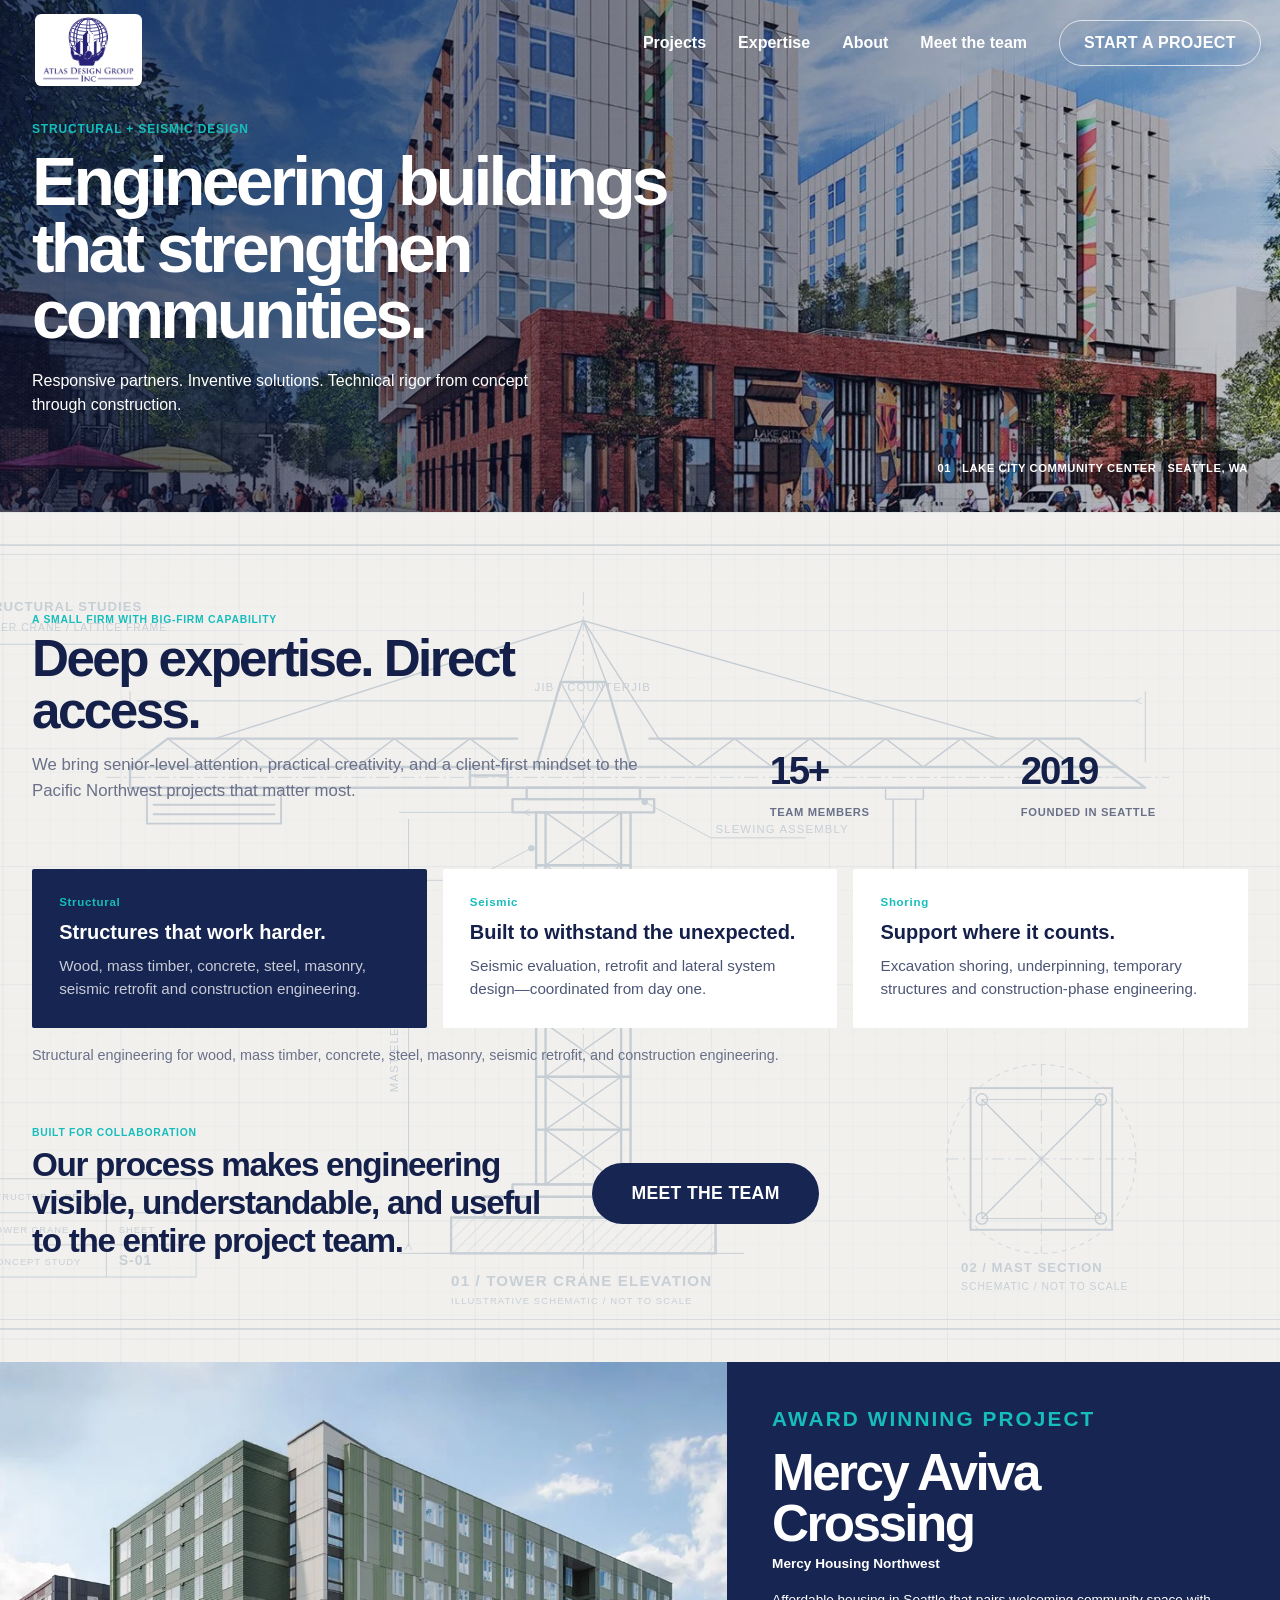
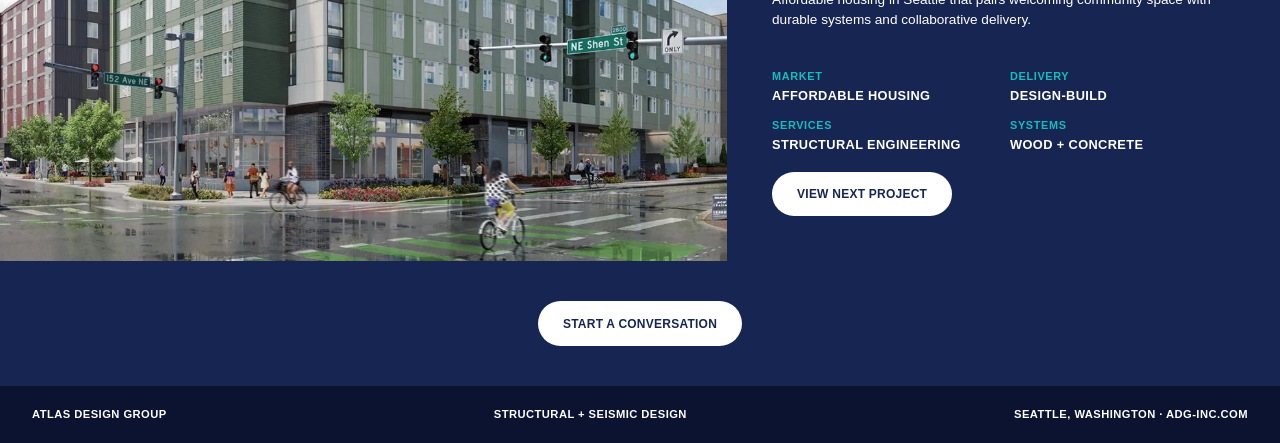
<file: index.html>
<!doctype html>
<html lang="en">
<head>
  <meta charset="utf-8">
  <meta name="viewport" content="width=device-width, initial-scale=1">
  <meta name="description" content="Atlas Design Group structural engineering and seismic design.">
  <title>Atlas Design Group | Structural + Seismic Design</title>
  <link rel="stylesheet" href="adg-website-assets/logo-animation.css">
  <style>
    :root { --navy:#172552; --navy-dark:#0b1330; --cream:#f4f1ea; --teal:#15bebc; --ink:#14204a; --muted:#697088; --white:#fff; --line:#dfe1e7; --max:1380px; }
    * { box-sizing:border-box; }
    html { scroll-behavior:smooth; }
    body { margin:0; color:var(--ink); background:var(--cream); font-family:Arial, Helvetica, sans-serif; font-size:17px; }
    button, input, textarea { font:inherit; }
    a { color:inherit; }
    .skip-link { position:absolute; z-index:20; top:-4rem; left:1rem; padding:.75rem 1rem; color:#fff; background:var(--navy); }
    .skip-link:focus { top:1rem; }
    .site-header { position:absolute; z-index:10; top:0; left:0; width:100%; color:#fff; }
    .nav-shell { display:flex; align-items:center; justify-content:space-between; max-width:none; min-height:5.4rem; margin:0; padding:0 1.2rem; }
    .logo { display:flex; align-items:center; gap:.65rem; margin:.8rem 0 0 1rem; color:inherit; font-size:.8rem; font-weight:700; letter-spacing:.03em; text-decoration:none; text-transform:uppercase; }
    .logo-art { padding:.2rem .5rem; border-radius:.4rem; background:#fff; }
    .logo img { display:block; width:auto; height:4.1rem; object-fit:contain; }
    .logo-art .logo-globe { inset:.2rem .5rem; width:calc(100% - 1rem); height:calc(100% - .4rem); }
    .nav-list { display:flex; align-items:center; gap:2rem; margin:0; padding:0; list-style:none; font-size:1rem; font-weight:700; }
    .nav-list a { color:inherit; text-decoration:none; }
    .nav-list .button { font-size:inherit; }
    .nav-list a:hover, .nav-list a:focus-visible { color:var(--teal); }
    .button { display:inline-flex; align-items:center; justify-content:center; min-height:2.8rem; padding:.8rem 1.5rem; border:1px solid transparent; border-radius:99px; color:var(--navy); background:#fff; font-size:.75rem; font-weight:700; letter-spacing:.02em; text-decoration:none; text-transform:uppercase; cursor:pointer; transition:transform .2s, background .2s, color .2s; }
    .button:hover, .button:focus-visible { color:#fff; background:var(--teal); outline:none; transform:translateY(-2px); }
    .button--outline { color:#fff; border-color:rgb(255 255 255 / 70%); background:transparent; }
    .button--dark { color:#fff; background:var(--navy); }
    .menu-toggle { display:none; min-height:2.75rem; padding:.6rem 1.1rem; border:1px solid #fff; border-radius:99px; color:#fff; background:var(--navy); font-size:.95rem; font-weight:700; letter-spacing:.04em; text-transform:uppercase; cursor:pointer; }
    .menu-toggle:hover { border-color:var(--teal); }
    .menu-toggle:focus-visible { outline:2px solid var(--teal); outline-offset:3px; }
    .hero { position:relative; display:grid; min-height:32rem; place-items:end start; color:#fff; background:linear-gradient(90deg, rgb(8 17 48 / 72%), rgb(8 17 48 / 23%)), url("adg-website-assets/hero-lake-city.png") center / cover; }
    .hero-inner { width:min(var(--max), 100%); padding:7rem 2rem 3.5rem; margin:auto; }
    .eyebrow { margin:0 0 .8rem; color:var(--teal); font-size:.75rem; font-weight:700; letter-spacing:.07em; text-transform:uppercase; }
    h1, h2, h3, p { margin-top:0; }
    h1 { max-width:43rem; margin-bottom:1.25rem; font-size:clamp(2.8rem, 5.3vw, 5.6rem); line-height:.98; letter-spacing:-.055em; }
    .hero-copy { max-width:34rem; margin-bottom:1.8rem; font-size:1rem; line-height:1.5; }
    .hero-caption { position:absolute; right:2rem; bottom:1.7rem; font-size:.7rem; font-weight:700; letter-spacing:.05em; text-transform:uppercase; }
    .section { padding:clamp(4rem, 8vw, 8rem) 2rem; background:linear-gradient(rgba(244,241,234,.78), rgba(244,241,234,.78)), url("adg-website-assets/blueprint-bg.svg") center/cover no-repeat; }
    .section-inner { width:min(var(--max), 100%); margin:auto; }
    .section-label { margin:0 0 .5rem; color:var(--teal); font-size:.65rem; font-weight:700; letter-spacing:.07em; text-transform:uppercase; }
    .section-label--award { margin-bottom:1rem; font-size:1.3rem; letter-spacing:.1em; }
    .section-title { max-width:46rem; margin-bottom:1rem; font-size:clamp(2.1rem, 4vw, 4.25rem); line-height:1; letter-spacing:-.05em; }
    .section-intro { max-width:41rem; color:var(--muted); font-size:1.05rem; line-height:1.55; }
    .capability { display:grid; grid-template-columns:1.1fr .8fr; gap:5rem; align-items:end; }
    .stats { display:grid; grid-template-columns:repeat(2, 1fr); gap:1.5rem; }
    .stat-number { display:block; margin-bottom:.5rem; font-size:2.4rem; font-weight:700; letter-spacing:-.06em; }
    .stat-label { color:var(--muted); font-size:.7rem; font-weight:700; letter-spacing:.06em; text-transform:uppercase; }
    .service-cards { display:grid; grid-template-columns:repeat(3, 1fr); gap:1rem; margin-top:3rem; }
    .service-card { padding:1.7rem; border:0; border-radius:2px; color:var(--ink); background:#fff; text-align:left; cursor:pointer; transition:transform .2s, box-shadow .2s; }
    .service-card:hover, .service-card:focus-visible { box-shadow:0 12px 28px rgb(16 31 74 / 15%); outline:2px solid var(--teal); transform:translateY(-4px); }
    .service-card.is-active { color:#fff; background:var(--navy); }
    .service-card small { display:block; margin-bottom:.8rem; color:var(--teal); font-size:.72rem; font-weight:700; letter-spacing:.06em; }
    .service-card h3 { margin-bottom:.7rem; font-size:1.25rem; }
    .service-card p { margin:0; color:inherit; font-size:.95rem; line-height:1.5; opacity:.76; }
    .service-detail { min-height:1.5rem; margin:1.2rem 0 0; color:var(--muted); font-size:.9rem; }
    .collaboration { display:flex; align-items:center; justify-content:flex-start; gap:3rem; padding-top:3.5rem; }
    .collaboration .button { min-height:3.8rem; padding:1.1rem 2.4rem; font-size:1.1rem; }
    .collaboration h3 { max-width:32rem; margin:0; font-size:clamp(1.55rem, 2.6vw, 2.5rem); letter-spacing:-.04em; }
    .featured { display:grid; grid-template-columns:1.25fr .95fr; color:#fff; background:var(--navy); }
    .featured-image { min-height:28rem; background:url("adg-website-assets/mercy-aviva.png") center / cover; }
    .featured-copy { display:flex; flex-direction:column; align-items:start; justify-content:center; padding:clamp(2rem, 3.5vw, 3.25rem); }
    .featured-copy .section-title { margin-bottom:.4rem; }
    .featured-client { margin:0 0 1.2rem; font-size:.85rem; font-weight:700; }
    .featured-description { max-width:28rem; margin-bottom:1.5rem; font-size:.85rem; line-height:1.45; }
    .facts { display:grid; width:100%; grid-template-columns:1fr 1fr; gap:1rem .8rem; margin-bottom:1.25rem; }
    .facts dt { margin-bottom:.35rem; color:var(--teal); font-size:.68rem; font-weight:700; letter-spacing:.06em; text-transform:uppercase; }
    .facts dd { margin:0; font-size:.8rem; font-weight:700; letter-spacing:.03em; text-transform:uppercase; }
    .contact { display:flex; justify-content:center; padding:2.5rem 1.5rem; background:var(--navy); }
    footer { display:flex; justify-content:space-between; gap:1rem; padding:1.4rem 2rem; color:#fff; background:var(--navy-dark); font-size:.7rem; font-weight:700; letter-spacing:.04em; text-transform:uppercase; }
    @media (max-width: 850px) {
      .menu-toggle { display:block; }
      .nav-list { position:absolute; top:100%; right:0; left:0; display:none; align-items:stretch; flex-direction:column; gap:0; padding:1rem 1.2rem 1.3rem; background:var(--navy); }
      .nav-list.is-open { display:flex; }
      .nav-list a { display:block; padding:.8rem 0; }
      .nav-list .button { justify-content:start; width:fit-content; margin-top:.5rem; padding:.7rem 1rem; }
      .hero { min-height:28rem; }
      .capability { grid-template-columns:1fr; gap:2rem; }
      .featured { grid-template-columns:1fr; }
      .featured-image { min-height:20rem; }
    }
    @media (max-width: 620px) {
      .section, .hero-inner { padding-right:1.2rem; padding-left:1.2rem; }
      .stats, .service-cards { grid-template-columns:1fr; }
      .service-cards { margin-top:2rem; }
      .collaboration { align-items:start; flex-direction:column; }
      .facts { grid-template-columns:1fr; }
      footer { align-items:start; flex-direction:column; }
    }
  </style>
</head>
<body>
  <a class="skip-link" href="#main">Skip to content</a>
  <header class="site-header">
    <div class="nav-shell">
      <a class="logo" href="#home" aria-label="Atlas Design Group home"><span class="logo-art"><img class="logo-original" src="adg-website-assets/AtlasLogo.png" alt="Atlas Design Group"><img class="logo-globe" src="adg-website-assets/logo-globe.svg" alt="" aria-hidden="true"></span></a>
      <button class="menu-toggle" type="button" aria-expanded="false" aria-controls="primary-navigation">Menu</button>
      <nav id="primary-navigation" class="nav-list" aria-label="Primary navigation">
        <a href="ADG_Projects.html">Projects</a><a href="ADG_Expertise.html">Expertise</a><a href="ADG_About.html">About</a><a href="ADG_Team.html">Meet the team</a><a class="button button--outline" href="mailto:chris.padin@adg-inc.com">Start a project</a>
      </nav>
    </div>
  </header>

  <main id="main">
    <section id="home" class="hero" aria-labelledby="hero-title">
      <div class="hero-inner">
        <p class="eyebrow">Structural + Seismic Design</p>
        <h1 id="hero-title">Engineering buildings that strengthen communities.</h1>
        <p class="hero-copy">Responsive partners. Inventive solutions. Technical rigor from concept through construction.</p>
      </div>
      <p class="hero-caption">01 &nbsp; Lake City Community Center &nbsp; Seattle, WA</p>
    </section>

    <section class="section" aria-labelledby="capability-title">
      <div class="section-inner">
        <div class="capability">
          <div>
            <p class="section-label">A small firm with big-firm capability</p>
            <h2 id="capability-title" class="section-title">Deep expertise. Direct access.</h2>
            <p class="section-intro">We bring senior-level attention, practical creativity, and a client-first mindset to the Pacific Northwest projects that matter most.</p>
          </div>
          <div class="stats" aria-label="Company statistics">
            <div><strong class="stat-number">15+</strong><span class="stat-label">Team members</span></div>
            <div><strong class="stat-number">2019</strong><span class="stat-label">Founded in Seattle</span></div>
          </div>
        </div>
        <div class="service-cards" role="tablist" aria-label="Engineering disciplines">
          <button class="service-card is-active" type="button" role="tab" aria-selected="true" data-detail="Structural engineering for wood, mass timber, concrete, steel, masonry, seismic retrofit, and construction engineering."><small>Structural</small><h3>Structures that work harder.</h3><p>Wood, mass timber, concrete, steel, masonry, seismic retrofit and construction engineering.</p></button>
          <button class="service-card" type="button" role="tab" aria-selected="false" data-detail="Seismic design brings evaluation, retrofit, and code-compliant lateral systems into the earliest project decisions."><small>Seismic</small><h3>Built to withstand the unexpected.</h3><p>Seismic evaluation, retrofit and lateral system design—coordinated from day one.</p></button>
          <button class="service-card" type="button" role="tab" aria-selected="false" data-detail="Shoring design supports safe excavations and temporary structures, with engineered solutions coordinated with the construction team."><small>Shoring</small><h3>Support where it counts.</h3><p>Excavation shoring, underpinning, temporary structures and construction-phase engineering.</p></button>
        </div>
        <p id="service-detail" class="service-detail" aria-live="polite">Structural engineering for wood, mass timber, concrete, steel, masonry, seismic retrofit, and construction engineering.</p>
        <div class="collaboration"><div><p class="section-label">Built for collaboration</p><h3>Our process makes engineering visible, understandable, and useful to the entire project team.</h3></div><a class="button button--dark" href="ADG_Team.html">Meet the team</a></div>
      </div>
    </section>

    <section id="featured-project" class="featured" aria-labelledby="featured-title">
      <div id="featured-image" class="featured-image" role="img" aria-label="Mercy Aviva Crossing exterior"></div>
      <div class="featured-copy">
        <p class="section-label section-label--award">Award winning project</p><h2 id="featured-title" class="section-title">Mercy Aviva Crossing</h2><p id="featured-client" class="featured-client">Mercy Housing Northwest</p>
        <p id="featured-description" class="featured-description">Affordable housing in Seattle that pairs welcoming community space with durable systems and collaborative delivery.</p>
        <dl class="facts"><div><dt>Market</dt><dd id="fact-market">Affordable Housing</dd></div><div><dt>Delivery</dt><dd id="fact-delivery">Design-Build</dd></div><div><dt>Services</dt><dd id="fact-services">Structural Engineering</dd></div><div><dt>Systems</dt><dd id="fact-systems">Wood + Concrete</dd></div></dl>
        <button id="next-project" class="button" type="button">View next project</button>
      </div>
    </section>

    <section id="contact" class="contact" aria-label="Contact us"><a class="button" href="mailto:chris.padin@adg-inc.com">Start a conversation</a></section>
  </main>
  <footer><span>Atlas Design Group</span><span>Structural + Seismic Design</span><span>Seattle, Washington · adg-inc.com</span></footer>
  <script>
    const nav = document.querySelector(".nav-list");
    const menuToggle = document.querySelector(".menu-toggle");
    menuToggle.addEventListener("click", () => { const open = nav.classList.toggle("is-open"); menuToggle.setAttribute("aria-expanded", open); menuToggle.textContent = open ? "Close" : "Menu"; });
    nav.querySelectorAll("a").forEach(link => link.addEventListener("click", () => { nav.classList.remove("is-open"); menuToggle.setAttribute("aria-expanded", "false"); menuToggle.textContent = "Menu"; }));

    const projects = {
      mercy: { title:"Mercy Aviva Crossing", client:"Mercy Housing Northwest", description:"Affordable housing in Seattle that pairs welcoming community space with durable systems and collaborative delivery.", market:"Affordable Housing", delivery:"Design-Build", services:"Structural Engineering", systems:"Wood + Concrete", image:"mercy-aviva.png", alt:"Mercy Aviva Crossing exterior" },
      hilltop: { title:"Housing Hilltop", client:"Tacoma Housing Authority", description:"Two new affordable housing buildings delivered through close design-build collaboration with SMR Architects and Walsh Construction.", market:"Affordable Housing", delivery:"Design-Build", services:"Structural Engineering", systems:"Wood + Concrete", image:"housing-hilltop.png", alt:"Housing Hilltop exterior" },
      prisma: { title:"Prisma Apartments", client:"Prisma Properties", description:"A mixed-use residential project designed to support an active neighborhood with efficient, resilient structural systems.", market:"Mixed-Use Housing", delivery:"Design-Bid-Build", services:"Structural + Seismic Design", systems:"Concrete + Steel", image:"prisma-apartments.png", alt:"Prisma Apartments exterior" }
    };
    const projectOrder = Object.keys(projects); let activeProject = 0;
    document.querySelector("#next-project").addEventListener("click", () => {
      activeProject = (activeProject + 1) % projectOrder.length;
      const project = projects[projectOrder[activeProject]];
      document.querySelector("#featured-title").textContent = project.title;
      document.querySelector("#featured-client").textContent = project.client;
      document.querySelector("#featured-description").textContent = project.description;
      document.querySelector("#fact-market").textContent = project.market;
      document.querySelector("#fact-delivery").textContent = project.delivery;
      document.querySelector("#fact-services").textContent = project.services;
      document.querySelector("#fact-systems").textContent = project.systems;
      const image = document.querySelector("#featured-image");
      image.style.backgroundImage = `url("adg-website-assets/${project.image}")`;
      image.setAttribute("aria-label", project.alt);
    });

    document.querySelectorAll(".service-card").forEach(card => card.addEventListener("click", () => {
      document.querySelectorAll(".service-card").forEach(item => { item.classList.remove("is-active"); item.setAttribute("aria-selected", "false"); });
      card.classList.add("is-active"); card.setAttribute("aria-selected", "true");
      document.querySelector("#service-detail").textContent = card.dataset.detail;
    }));

  </script>
</body>
</html>
</file>
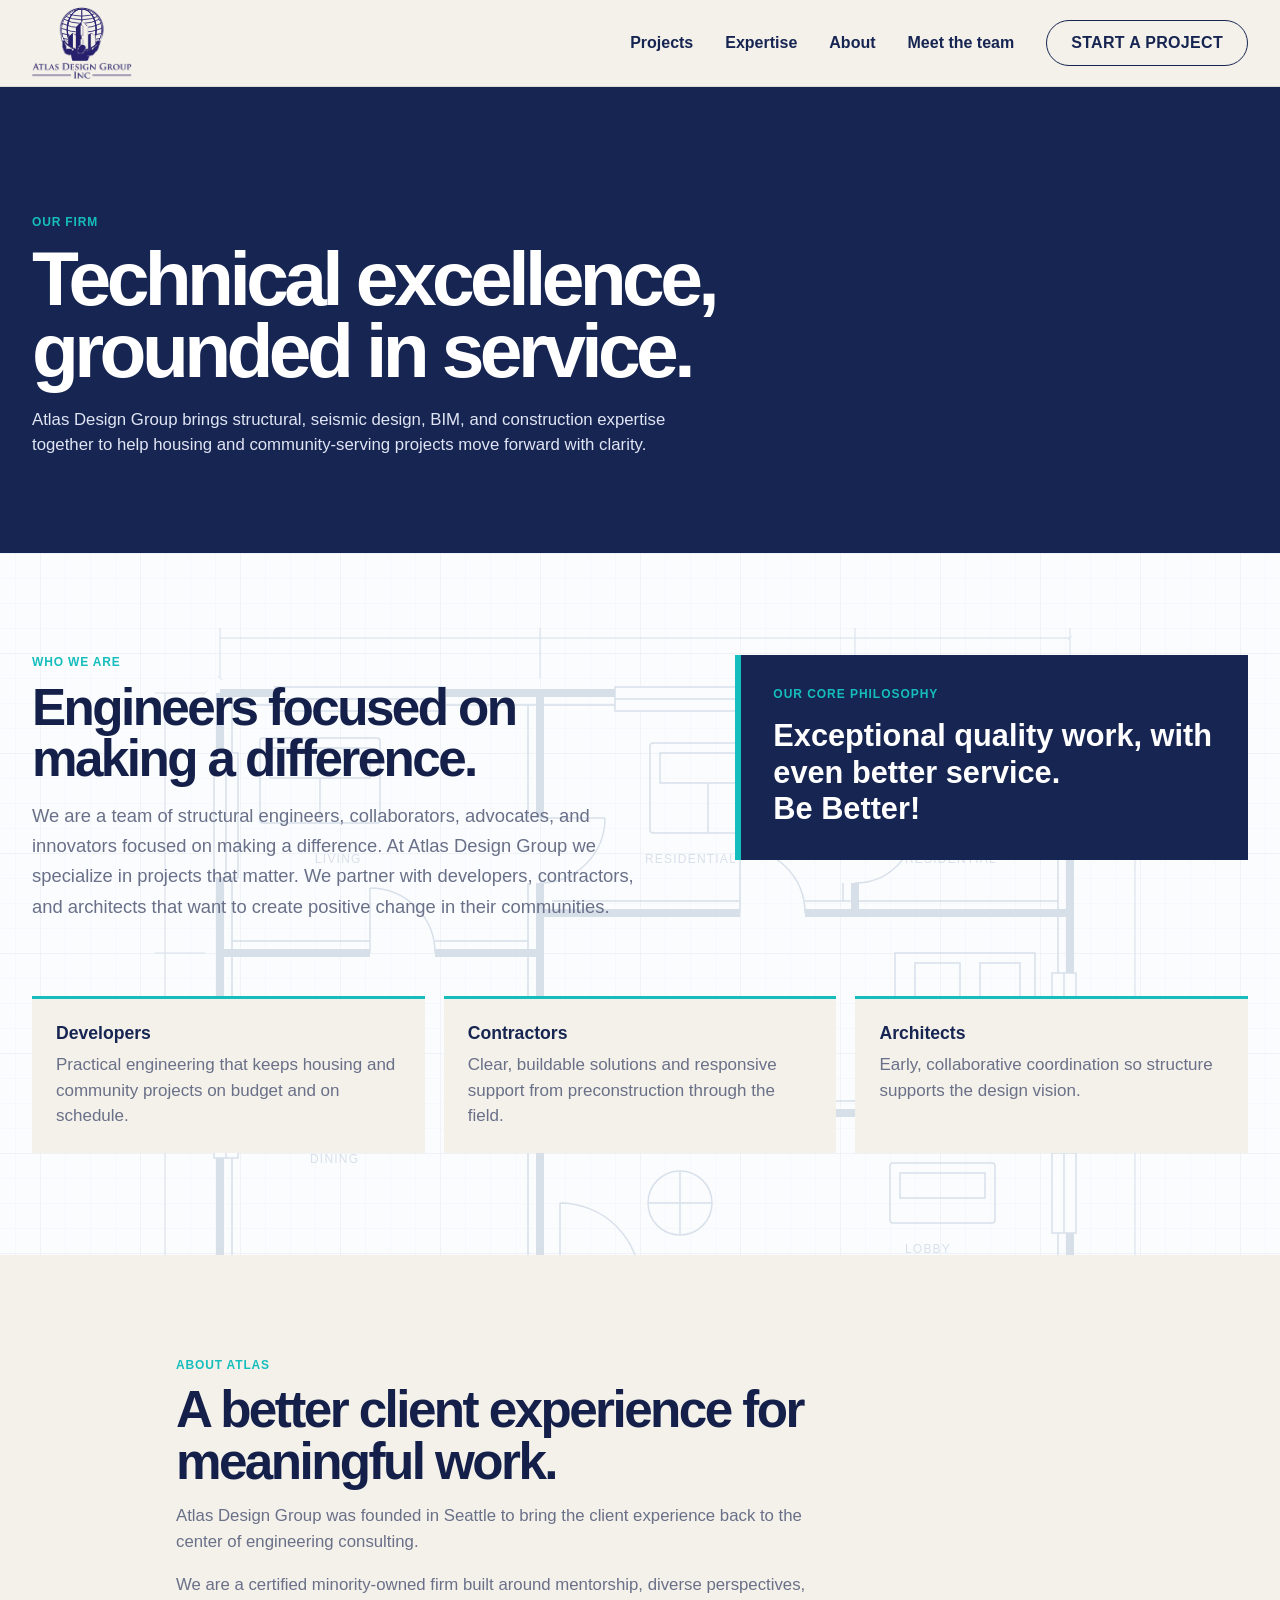
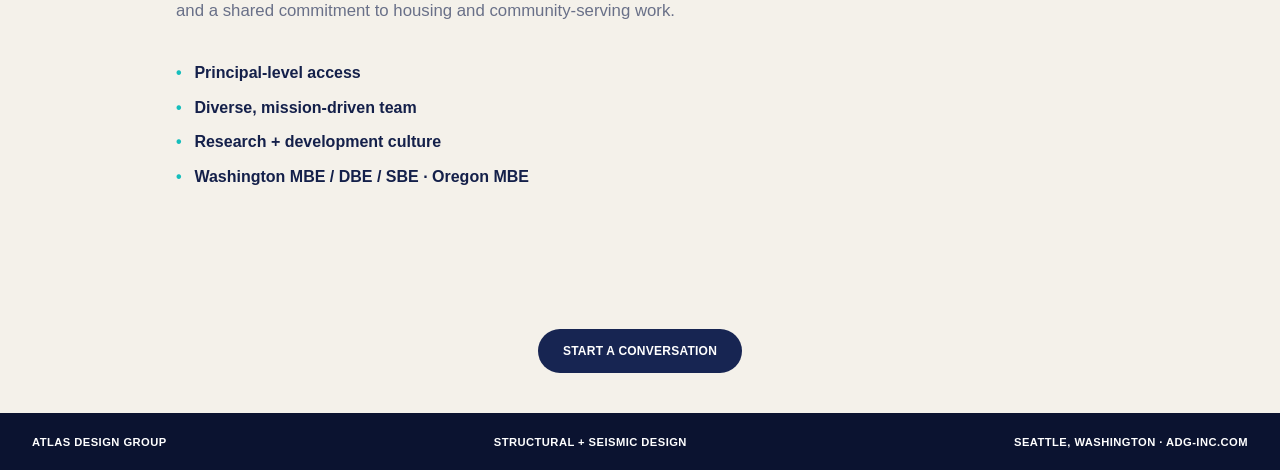
<file: ADG_About.html>
<!doctype html>
<html lang="en">
<head>
  <meta charset="utf-8">
  <meta name="viewport" content="width=device-width, initial-scale=1">
  <meta name="description" content="Learn about Atlas Design Group and our structural engineering and seismic design expertise.">
  <title>About | Atlas Design Group</title>
  <link rel="stylesheet" href="adg-website-assets/logo-animation.css">
  <style>
    :root { --navy:#172552; --navy-dark:#0b1330; --cream:#f4f1ea; --teal:#15bebc; --ink:#14204a; --muted:#697088; --max:1380px; }
    * { box-sizing:border-box; }
    html { scroll-behavior:smooth; }
    body { margin:0; color:var(--ink); background:var(--cream); font-family:Arial, Helvetica, sans-serif; font-size:17px; }
    a { color:inherit; }
    button { font:inherit; }
    .skip-link { position:absolute; z-index:20; top:-4rem; left:1rem; padding:.75rem 1rem; color:#fff; background:var(--navy); }
    .skip-link:focus { top:1rem; }
    .site-header { color:var(--navy); background:var(--cream); border-bottom:1px solid rgb(20 32 74 / 10%); }
    .nav-shell { display:flex; align-items:center; justify-content:space-between; max-width:var(--max); min-height:5.4rem; margin:auto; padding:0 2rem; }
    .logo { display:flex; align-items:center; gap:.65rem; color:inherit; font-size:.8rem; font-weight:700; letter-spacing:.03em; text-decoration:none; text-transform:uppercase; }
    .logo img { display:block; width:auto; height:4.5rem; object-fit:contain; mix-blend-mode:multiply; }
    .nav-list { display:flex; align-items:center; gap:2rem; margin:0; padding:0; list-style:none; font-size:1rem; font-weight:700; }
    .nav-list a { color:inherit; text-decoration:none; }
    .nav-list .button { font-size:inherit; }
    .nav-list a:hover, .nav-list a:focus-visible { color:var(--teal); }
    .button { display:inline-flex; align-items:center; justify-content:center; min-height:2.8rem; padding:.8rem 1.5rem; border:1px solid transparent; border-radius:99px; color:#fff; background:var(--navy); font-size:.75rem; font-weight:700; letter-spacing:.02em; text-decoration:none; text-transform:uppercase; cursor:pointer; transition:transform .2s, background .2s, color .2s; }
    .button:hover, .button:focus-visible { color:#fff; background:var(--teal); outline:none; transform:translateY(-2px); }
    .button--outline, .nav-list a.button--outline { color:var(--navy); border-color:var(--navy); background:transparent; }
    .nav-list a.button--outline:hover, .nav-list a.button--outline:focus-visible { color:var(--teal); border-color:var(--teal); background:transparent; }
    .menu-toggle { display:none; min-height:2.75rem; padding:.6rem 1.1rem; border:1px solid var(--navy); border-radius:99px; color:#fff; background:var(--navy); font-size:.95rem; font-weight:700; letter-spacing:.04em; text-transform:uppercase; cursor:pointer; }
    .menu-toggle:hover { border-color:var(--teal); }
    .menu-toggle:focus-visible { outline:2px solid var(--teal); outline-offset:3px; }
    .hero { color:#fff; background:var(--navy); }
    .hero-inner, .section-inner { width:min(var(--max),100%); margin:auto; }
    .hero-inner { padding:clamp(5rem,10vw,8rem) 2rem clamp(4rem,8vw,6rem); }
    .eyebrow, .section-label { margin:0 0 .8rem; color:var(--teal); font-size:.75rem; font-weight:700; letter-spacing:.07em; text-transform:uppercase; }
    h1, h2, h3, p { margin-top:0; }
    h1 { max-width:48rem; margin-bottom:1.25rem; font-size:clamp(3rem,6vw,6rem); line-height:.94; letter-spacing:-.06em; }
    .hero-copy { max-width:40rem; margin:0; color:#e0e5f4; font-size:1.05rem; line-height:1.5; }
    .section { padding:clamp(4rem,8vw,8rem) 2rem; }
    .section-title { max-width:46rem; margin-bottom:1rem; font-size:clamp(2.1rem,4vw,4.25rem); line-height:1; letter-spacing:-.05em; }
    .section-intro { max-width:41rem; color:var(--muted); font-size:1.05rem; line-height:1.55; }
    .who { background-color:#fff; background-image:linear-gradient(rgba(255,255,255,.82), rgba(255,255,255,.82)), url("adg-website-assets/about-floorplan-bg.svg"); background-position:center, center top; background-size:auto, clamp(700px,100vw,1200px) auto; background-repeat:no-repeat, repeat; }
    .who-grid { display:grid; grid-template-columns:1.1fr .9fr; gap:clamp(2rem,6vw,6rem); align-items:start; }
    .who-text { max-width:41rem; color:var(--muted); font-size:1.15rem; line-height:1.65; }
    .philosophy { margin:0; padding:2rem; color:#fff; background:var(--navy); border-left:6px solid var(--teal); font-size:clamp(1.35rem,2.4vw,2rem); font-weight:700; line-height:1.2; }
    .philosophy small { display:block; margin-bottom:1rem; color:var(--teal); font-size:.75rem; letter-spacing:.08em; text-transform:uppercase; }
    .partners { display:grid; grid-template-columns:repeat(3,1fr); gap:1.2rem; margin-top:3.5rem; }
    .partner { padding:1.5rem; border-top:3px solid var(--teal); background:var(--cream); }
    .partner h3 { margin:0 0 .5rem; color:var(--navy); font-size:1.1rem; }
    .partner p { margin:0; color:var(--muted); line-height:1.5; }
    @media (max-width:850px) { .who-grid, .partners { grid-template-columns:1fr; } }
    .about { background:var(--cream); }
    .about-copy { max-width:58rem; }
    .value-list { display:grid; gap:1.05rem; margin:2.5rem 0 0; padding:0; list-style:none; font-size:1rem; font-weight:700; }
    .value-list li::before { content:"•"; margin-right:.8rem; color:var(--teal); }
    .expertise { color:#fff; background:var(--navy); }
    .expertise-grid { display:grid; grid-template-columns:1fr 1fr; gap:4rem; }
    .expertise-copy .section-title { max-width:35rem; }
    .expertise-copy .section-intro { color:#fff; }
    .expertise-links { display:grid; grid-template-columns:1fr 1fr; gap:0 2.4rem; }
    .expertise-link { display:flex; gap:1rem; min-height:5rem; padding:1.4rem 0; border:0; border-top:1px solid rgb(255 255 255 / 17%); color:#fff; background:transparent; font-size:.95rem; font-weight:700; text-align:left; cursor:pointer; }
    .expertise-link span { color:var(--teal); font-size:.7rem; }
    .expertise-link:hover, .expertise-link:focus-visible { color:var(--teal); outline:none; }
    .quote { max-width:40rem; margin:5rem 0 0; padding-bottom:1.3rem; border-bottom:4px solid var(--teal); font-size:clamp(1.35rem,2.5vw,2.2rem); font-weight:700; line-height:1.15; }
    .contact { display:flex; justify-content:center; padding:2.5rem 1.5rem; background:var(--cream); }
    footer { display:flex; justify-content:space-between; gap:1rem; padding:1.4rem 2rem; color:#fff; background:var(--navy-dark); font-size:.7rem; font-weight:700; letter-spacing:.04em; text-transform:uppercase; }
    @media (max-width:850px) {
      .nav-shell { min-height:4.5rem; padding:0 1.2rem; }
      .menu-toggle { display:block; }
      .nav-list { position:absolute; z-index:5; top:4.5rem; right:0; left:0; display:none; align-items:stretch; flex-direction:column; gap:0; padding:1rem 1.2rem 1.3rem; background:var(--cream); box-shadow:0 10px 20px rgb(20 32 74 / 12%); }
      .nav-list.is-open { display:flex; }
      .nav-list a { display:block; padding:.8rem 0; }
      .nav-list .button { width:fit-content; margin-top:.5rem; padding:.7rem 1rem; }
      .expertise-grid { grid-template-columns:1fr; gap:2rem; }
    }
    @media (max-width:620px) {
      .hero-inner, .section { padding-right:1.2rem; padding-left:1.2rem; }
      .expertise-links { grid-template-columns:1fr; }
      footer { align-items:start; flex-direction:column; }
    }
  </style>
</head>
<body>
  <a class="skip-link" href="#main">Skip to content</a>
  <header class="site-header">
    <div class="nav-shell">
      <a class="logo" href="./index.html#home" aria-label="Atlas Design Group home"><span class="logo-art"><img class="logo-original" src="./adg-website-assets/AtlasLogo.png" alt="Atlas Design Group"><img class="logo-globe" src="./adg-website-assets/logo-globe.svg" alt="" aria-hidden="true"></span></a>
      <button class="menu-toggle" type="button" aria-expanded="false" aria-controls="primary-navigation">Menu</button>
      <nav id="primary-navigation" class="nav-list" aria-label="Primary navigation">
        <a href="./ADG_Projects.html">Projects</a><a href="./ADG_Expertise.html">Expertise</a><a href="./ADG_About.html" aria-current="page">About</a><a href="./ADG_Team.html">Meet the team</a><a class="button button--outline" href="mailto:chris.padin@adg-inc.com">Start a project</a>
      </nav>
    </div>
  </header>

  <main id="main">
    <section class="hero" aria-labelledby="about-page-title">
      <div class="hero-inner">
        <p class="eyebrow">Our firm</p>
        <h1 id="about-page-title">Technical excellence, grounded in service.</h1>
        <p class="hero-copy">Atlas Design Group brings structural, seismic design, BIM, and construction expertise together to help housing and community-serving projects move forward with clarity.</p>
      </div>
    </section>

    <section class="section who" aria-labelledby="who-title">
      <div class="section-inner">
        <div class="who-grid">
          <div>
            <p class="section-label">Who we are</p>
            <h2 id="who-title" class="section-title">Engineers focused on making a difference.</h2>
            <p class="who-text">We are a team of structural engineers, collaborators, advocates, and innovators focused on making a difference. At Atlas Design Group we specialize in projects that matter. We partner with developers, contractors, and architects that want to create positive change in their communities.</p>
          </div>
          <blockquote class="philosophy"><small>Our core philosophy</small>Exceptional quality work, with even better service.<br>Be Better!</blockquote>
        </div>
        <div class="partners" aria-label="Who we partner with">
          <div class="partner"><h3>Developers</h3><p>Practical engineering that keeps housing and community projects on budget and on schedule.</p></div>
          <div class="partner"><h3>Contractors</h3><p>Clear, buildable solutions and responsive support from preconstruction through the field.</p></div>
          <div class="partner"><h3>Architects</h3><p>Early, collaborative coordination so structure supports the design vision.</p></div>
        </div>
      </div>
    </section>

    <section id="about" class="section about" aria-labelledby="about-title">
      <div class="section-inner about-copy">
        <p class="section-label">About Atlas</p>
        <h2 id="about-title" class="section-title">A better client experience for meaningful work.</h2>
        <p class="section-intro">Atlas Design Group was founded in Seattle to bring the client experience back to the center of engineering consulting.</p>
        <p class="section-intro">We are a certified minority-owned firm built around mentorship, diverse perspectives, and a shared commitment to housing and community-serving work.</p>
        <ul class="value-list">
          <li>Principal-level access</li>
          <li>Diverse, mission-driven team</li>
          <li>Research + development culture</li>
          <li>Washington MBE / DBE / SBE · Oregon MBE</li>
        </ul>
      </div>
    </section>

    <section class="contact" aria-label="Contact us"><a class="button" href="mailto:chris.padin@adg-inc.com">Start a conversation</a></section>
  </main>
  <footer><span>Atlas Design Group</span><span>Structural + Seismic Design</span><span>Seattle, Washington · adg-inc.com</span></footer>
  <script>
    const nav = document.querySelector(".nav-list"), toggle = document.querySelector(".menu-toggle");
    toggle.addEventListener("click", () => { const open = nav.classList.toggle("is-open"); toggle.setAttribute("aria-expanded", open); toggle.textContent = open ? "Close" : "Menu"; });
    nav.querySelectorAll("a").forEach(link => link.addEventListener("click", () => { nav.classList.remove("is-open"); toggle.setAttribute("aria-expanded", "false"); toggle.textContent = "Menu"; }));
  </script>
</body>
</html>
</file>
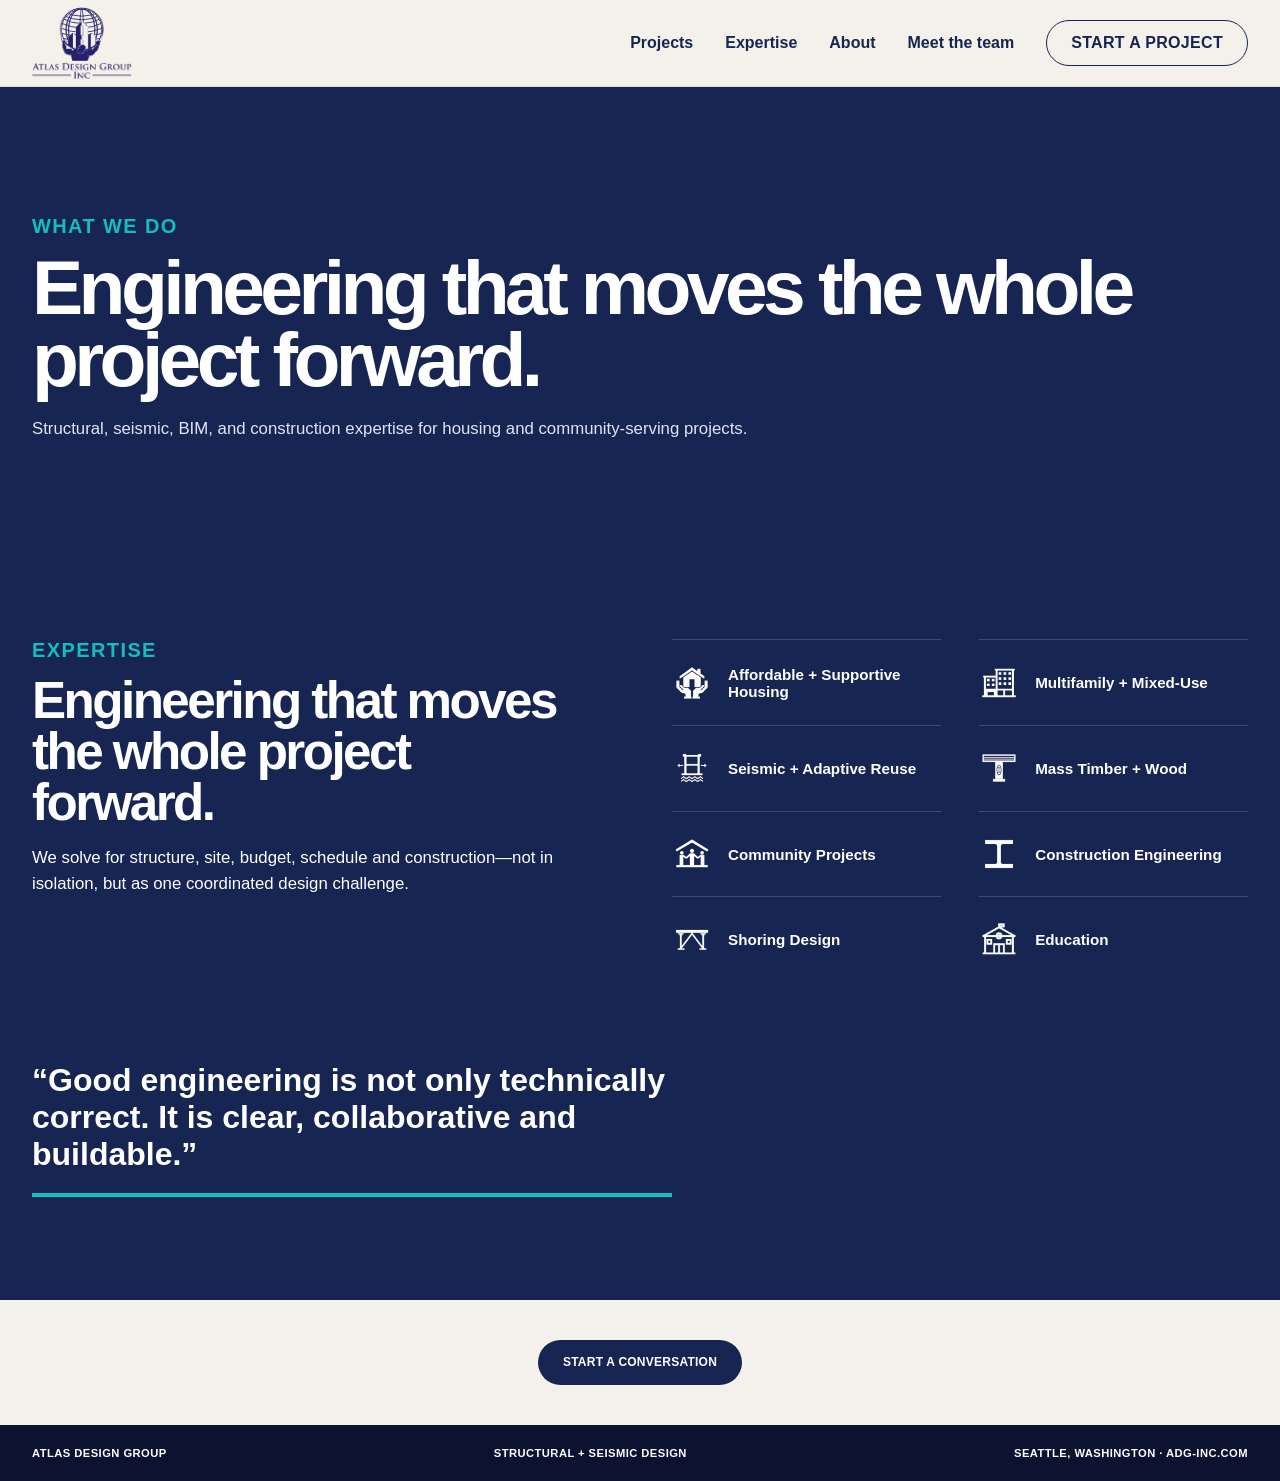
<file: ADG_Expertise.html>
<!doctype html>
<html lang="en">
<head>
  <meta charset="utf-8">
  <meta name="viewport" content="width=device-width, initial-scale=1">
  <meta name="description" content="Explore the structural engineering, seismic design, and construction expertise of Atlas Design Group.">
  <title>Expertise | Atlas Design Group</title>
  <link rel="stylesheet" href="adg-website-assets/logo-animation.css">
  <style>
    :root { --navy:#172552; --navy-dark:#0b1330; --cream:#f4f1ea; --teal:#15bebc; --ink:#14204a; --muted:#697088; --max:1380px; }
    * { box-sizing:border-box; }
    html { scroll-behavior:smooth; }
    body { margin:0; color:var(--ink); background:var(--cream); font-family:Arial, Helvetica, sans-serif; font-size:17px; }
    a { color:inherit; }
    button { font:inherit; }
    .skip-link { position:absolute; z-index:20; top:-4rem; left:1rem; padding:.75rem 1rem; color:#fff; background:var(--navy); }
    .skip-link:focus { top:1rem; }
    .site-header { color:var(--navy); background:var(--cream); border-bottom:1px solid rgb(20 32 74 / 10%); }
    .nav-shell { display:flex; align-items:center; justify-content:space-between; max-width:var(--max); min-height:5.4rem; margin:auto; padding:0 2rem; }
    .logo { display:flex; align-items:center; gap:.65rem; color:inherit; font-size:.8rem; font-weight:700; letter-spacing:.03em; text-decoration:none; text-transform:uppercase; }
    .logo img { display:block; width:auto; height:4.5rem; object-fit:contain; mix-blend-mode:multiply; }
    .nav-list { display:flex; align-items:center; gap:2rem; margin:0; padding:0; list-style:none; font-size:1rem; font-weight:700; }
    .nav-list a { color:inherit; text-decoration:none; }
    .nav-list .button { font-size:inherit; }
    .nav-list a:hover, .nav-list a:focus-visible { color:var(--teal); }
    .button { display:inline-flex; align-items:center; justify-content:center; min-height:2.8rem; padding:.8rem 1.5rem; border:1px solid transparent; border-radius:99px; color:#fff; background:var(--navy); font-size:.75rem; font-weight:700; letter-spacing:.02em; text-decoration:none; text-transform:uppercase; cursor:pointer; transition:transform .2s, background .2s, color .2s; }
    .button:hover, .button:focus-visible { color:#fff; background:var(--teal); outline:none; transform:translateY(-2px); }
    .button--outline, .nav-list a.button--outline { color:var(--navy); border-color:var(--navy); background:transparent; }
    .nav-list a.button--outline:hover, .nav-list a.button--outline:focus-visible { color:var(--teal); border-color:var(--teal); background:transparent; }
    .menu-toggle { display:none; min-height:2.75rem; padding:.6rem 1.1rem; border:1px solid var(--navy); border-radius:99px; color:#fff; background:var(--navy); font-size:.95rem; font-weight:700; letter-spacing:.04em; text-transform:uppercase; cursor:pointer; }
    .menu-toggle:hover { border-color:var(--teal); }
    .menu-toggle:focus-visible { outline:2px solid var(--teal); outline-offset:3px; }
    .hero { color:#fff; background:var(--navy); }
    .hero-inner, .section-inner { width:min(var(--max),100%); margin:auto; }
    .hero-inner { padding:clamp(5rem,10vw,8rem) 2rem clamp(4rem,8vw,6rem); }
    .eyebrow, .section-label { margin:0 0 .8rem; color:var(--teal); font-size:1.25rem; font-weight:700; letter-spacing:.07em; text-transform:uppercase; }
    h1, h2, h3, p { margin-top:0; }
    h1 { margin-bottom:1.25rem; font-size:clamp(3rem,6vw,6rem); line-height:.94; letter-spacing:-.06em; }
    .hero-copy { max-width:60rem; margin:0; color:#e0e5f4; font-size:1.05rem; line-height:1.5; }
    .section { padding:clamp(4rem,8vw,8rem) 2rem; }
    .section-title { max-width:46rem; margin-bottom:1rem; font-size:clamp(2.1rem,4vw,4.25rem); line-height:1; letter-spacing:-.05em; }
    .section-intro { max-width:41rem; color:var(--muted); font-size:1.05rem; line-height:1.55; }
    .about { background:var(--cream); }
    .about-copy { max-width:58rem; }
    .value-list { display:grid; gap:1.05rem; margin:2.5rem 0 0; padding:0; list-style:none; font-size:.8rem; font-weight:700; }
    .value-list li::before { content:"•"; margin-right:.8rem; color:var(--teal); }
    .expertise { color:#fff; background:var(--navy); }
    .expertise-grid { display:grid; grid-template-columns:1fr 1fr; gap:4rem; }
    .expertise-copy .section-title { max-width:35rem; }
    .expertise-copy .section-intro { color:#fff; }
    .expertise-links { display:grid; grid-template-columns:1fr 1fr; gap:0 2.4rem; }
    .expertise-link { display:flex; gap:1rem; min-height:5rem; padding:1.4rem 0; border:0; border-top:1px solid rgb(255 255 255 / 17%); color:#fff; background:transparent; font-size:.95rem; font-weight:700; text-align:left; cursor:pointer; }
    .expertise-link span { color:var(--teal); font-size:.7rem; }
    .expertise-link--icon { align-items:center; }
    .expertise-link img { width:2.5rem; height:2.5rem; flex:none; object-fit:contain; filter:brightness(0) invert(1); }
    .expertise-link:hover, .expertise-link:focus-visible { color:var(--teal); outline:none; }
    .quote { max-width:40rem; margin:5rem 0 0; padding-bottom:1.3rem; border-bottom:4px solid var(--teal); font-size:clamp(1.35rem,2.5vw,2.2rem); font-weight:700; line-height:1.15; }
    .contact { display:flex; justify-content:center; padding:2.5rem 1.5rem; background:var(--cream); }
    footer { display:flex; justify-content:space-between; gap:1rem; padding:1.4rem 2rem; color:#fff; background:var(--navy-dark); font-size:.7rem; font-weight:700; letter-spacing:.04em; text-transform:uppercase; }
    @media (max-width:850px) {
      .nav-shell { min-height:4.5rem; padding:0 1.2rem; }
      .menu-toggle { display:block; }
      .nav-list { position:absolute; z-index:5; top:4.5rem; right:0; left:0; display:none; align-items:stretch; flex-direction:column; gap:0; padding:1rem 1.2rem 1.3rem; background:var(--cream); box-shadow:0 10px 20px rgb(20 32 74 / 12%); }
      .nav-list.is-open { display:flex; }
      .nav-list a { display:block; padding:.8rem 0; }
      .nav-list .button { width:fit-content; margin-top:.5rem; padding:.7rem 1rem; }
      .expertise-grid { grid-template-columns:1fr; gap:2rem; }
    }
    @media (max-width:620px) {
      .hero-inner, .section { padding-right:1.2rem; padding-left:1.2rem; }
      .expertise-links { grid-template-columns:1fr; }
      footer { align-items:start; flex-direction:column; }
    }
  </style>
</head>
<body>
  <a class="skip-link" href="#main">Skip to content</a>
  <header class="site-header">
    <div class="nav-shell">
      <a class="logo" href="./index.html#home" aria-label="Atlas Design Group home"><span class="logo-art"><img class="logo-original" src="./adg-website-assets/AtlasLogo.png" alt="Atlas Design Group"><img class="logo-globe" src="./adg-website-assets/logo-globe.svg" alt="" aria-hidden="true"></span></a>
      <button class="menu-toggle" type="button" aria-expanded="false" aria-controls="primary-navigation">Menu</button>
      <nav id="primary-navigation" class="nav-list" aria-label="Primary navigation">
        <a href="./ADG_Projects.html">Projects</a><a href="./ADG_Expertise.html" aria-current="page">Expertise</a><a href="./ADG_About.html">About</a><a href="./ADG_Team.html">Meet the team</a><a class="button button--outline" href="mailto:chris.padin@adg-inc.com">Start a project</a>
      </nav>
    </div>
  </header>

  <main id="main">
    <section class="hero" aria-labelledby="expertise-page-title">
      <div class="hero-inner">
        <p class="eyebrow">What we do</p>
        <h1 id="expertise-page-title">Engineering that moves the whole project forward.</h1>
        <p class="hero-copy">Structural, seismic, BIM, and construction expertise for housing and community-serving projects.</p>
      </div>
    </section>

    <section id="expertise" class="section expertise" aria-labelledby="expertise-title">
      <div class="section-inner">
        <div class="expertise-grid">
          <div class="expertise-copy">
            <p class="section-label">Expertise</p>
            <h2 id="expertise-title" class="section-title">Engineering that moves the whole project forward.</h2>
            <p class="section-intro">We solve for structure, site, budget, schedule and construction—not in isolation, but as one coordinated design challenge.</p>
          </div>
          <div class="expertise-links" aria-label="Expertise areas">
            <button class="expertise-link expertise-link--icon" type="button" data-service="Affordable and supportive housing brings a deep understanding of program requirements, funding constraints, and durable systems."><img src="adg-website-assets/affordable.png" alt="">Affordable + Supportive Housing</button>
            <button class="expertise-link expertise-link--icon" type="button" data-service="Multifamily and mixed-use projects require coordinated systems that deliver efficient, adaptable spaces."><img src="adg-website-assets/multifam.png" alt="">Multifamily + Mixed-Use</button>
            <button class="expertise-link expertise-link--icon" type="button" data-service="Our seismic and adaptive-reuse practice helps existing buildings serve their communities for decades longer."><img src="adg-website-assets/seismic.png" alt="">Seismic + Adaptive Reuse</button>
            <button class="expertise-link expertise-link--icon" type="button" data-service="Mass timber and wood structures pair warm, efficient materials with practical constructability."><img src="adg-website-assets/masstimber.png" alt="">Mass Timber + Wood</button>
            <button class="expertise-link expertise-link--icon" type="button" data-service="Community projects balance welcoming spaces with resilient, long-term performance."><img src="adg-website-assets/community.png" alt="">Community Projects</button>
            <button class="expertise-link expertise-link--icon" type="button" data-service="Construction engineering supports teams with clear, timely technical decisions in the field."><img src="adg-website-assets/ibeam.png" alt="">Construction Engineering</button>
            <button class="expertise-link expertise-link--icon" type="button" data-service="Shoring design supports safe excavations and temporary structures, with engineered solutions coordinated with the construction team."><img src="adg-website-assets/shoring.png" alt="">Shoring Design</button>
            <button class="expertise-link expertise-link--icon" type="button" data-service="Education projects bring together durable, adaptable structural systems and close coordination to support welcoming learning environments."><img src="adg-website-assets/education.png" alt="">Education</button>
          </div>
        </div>
        <p class="quote" id="expertise-message" aria-live="polite">“Good engineering is not only technically correct. It is clear, collaborative and buildable.”</p>
      </div>
    </section>

    <section class="contact" aria-label="Contact us"><a class="button" href="mailto:chris.padin@adg-inc.com">Start a conversation</a></section>
  </main>
  <footer><span>Atlas Design Group</span><span>Structural + Seismic Design</span><span>Seattle, Washington · adg-inc.com</span></footer>
  <script>
    const nav = document.querySelector(".nav-list"), toggle = document.querySelector(".menu-toggle");
    toggle.addEventListener("click", () => { const open = nav.classList.toggle("is-open"); toggle.setAttribute("aria-expanded", open); toggle.textContent = open ? "Close" : "Menu"; });
    nav.querySelectorAll("a").forEach(link => link.addEventListener("click", () => { nav.classList.remove("is-open"); toggle.setAttribute("aria-expanded", "false"); toggle.textContent = "Menu"; }));
    document.querySelectorAll(".expertise-link").forEach(link => link.addEventListener("click", () => document.querySelector("#expertise-message").textContent = link.dataset.service));
  </script>
</body>
</html>
</file>
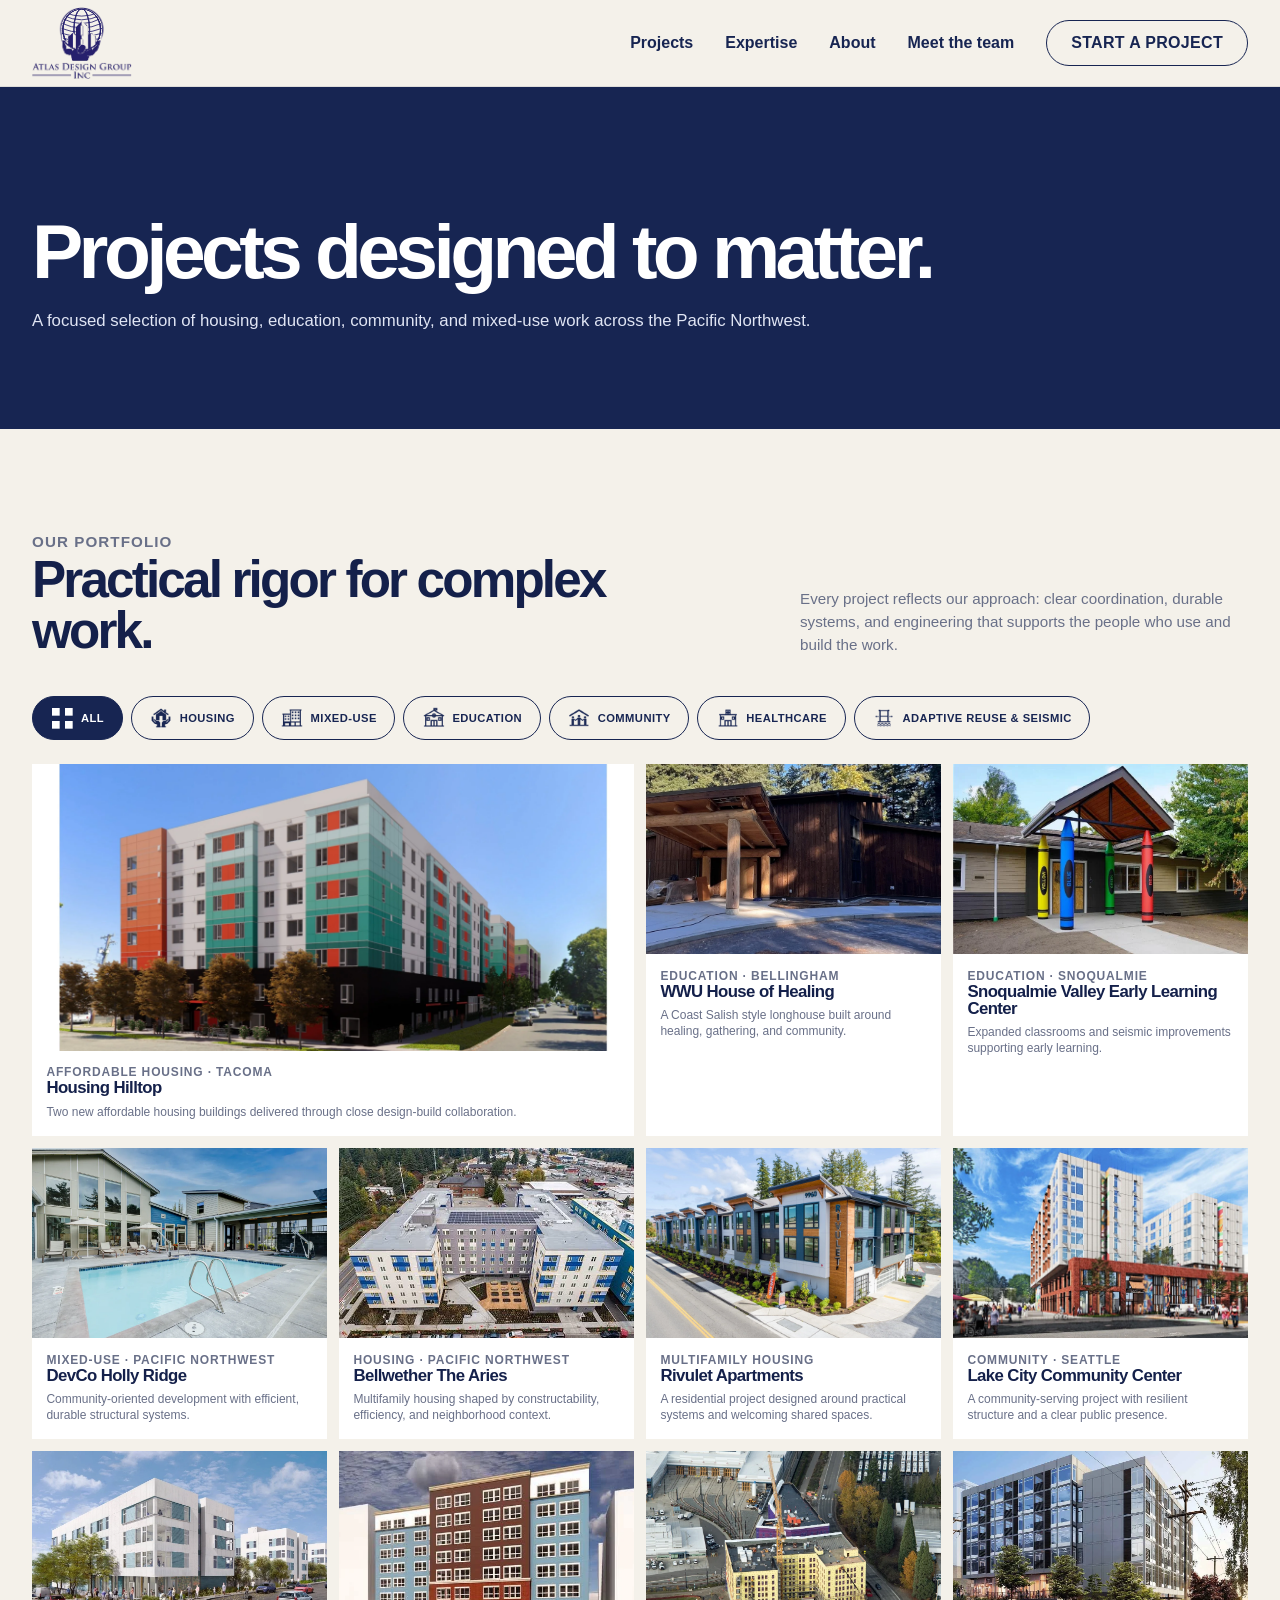
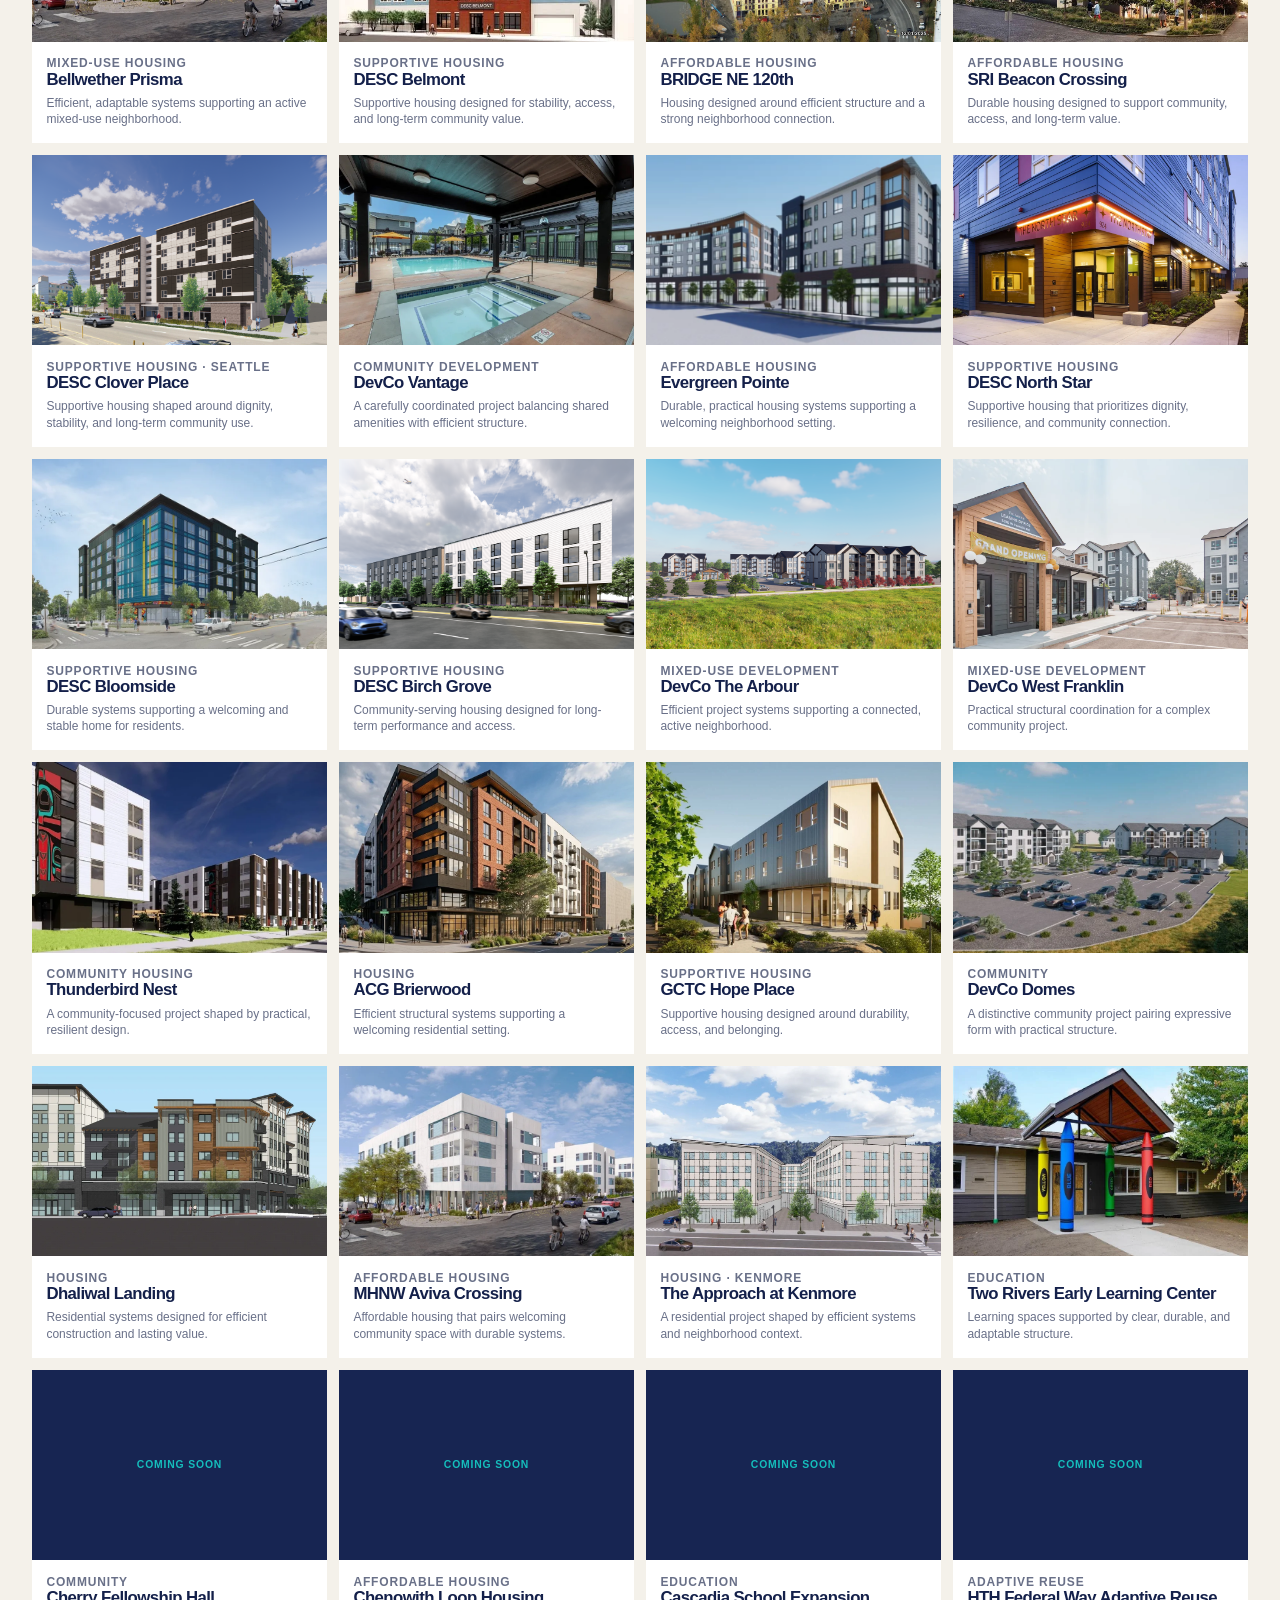
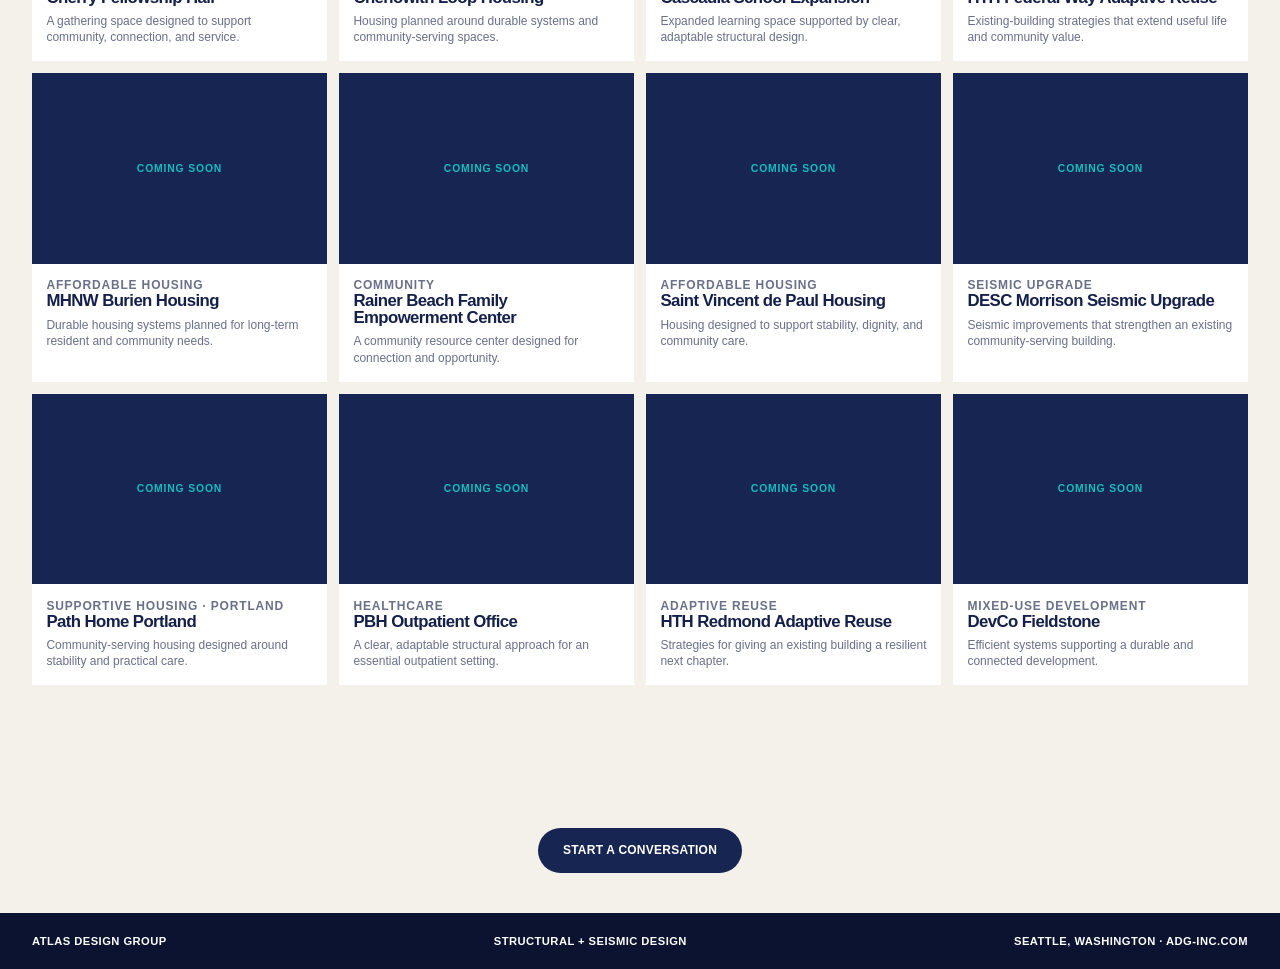
<file: ADG_Projects.html>
<!doctype html>
<html lang="en">
<head>
  <meta charset="utf-8">
  <meta name="viewport" content="width=device-width, initial-scale=1">
  <meta name="description" content="Selected structural engineering and seismic design projects by Atlas Design Group.">
  <title>Projects | Atlas Design Group</title>
  <link rel="stylesheet" href="adg-website-assets/logo-animation.css">
  <style>
    :root { --navy:#172552; --navy-dark:#0b1330; --cream:#f4f1ea; --teal:#15bebc; --ink:#14204a; --muted:#697088; --max:1380px; }
    * { box-sizing:border-box; }
    html { scroll-behavior:smooth; }
    body { margin:0; color:var(--ink); background:var(--cream); font-family:Arial, Helvetica, sans-serif; font-size:17px; }
    a { color:inherit; }
    .skip-link { position:absolute; z-index:20; top:-4rem; left:1rem; padding:.75rem 1rem; color:#fff; background:var(--navy); }
    .skip-link:focus { top:1rem; }
    .site-header { color:var(--navy); background:var(--cream); border-bottom:1px solid rgb(20 32 74 / 10%); }
    .nav-shell { display:flex; align-items:center; justify-content:space-between; max-width:var(--max); min-height:5.4rem; margin:auto; padding:0 2rem; }
    .logo { display:flex; align-items:center; gap:.65rem; color:inherit; font-size:.8rem; font-weight:700; letter-spacing:.03em; text-decoration:none; text-transform:uppercase; }
    .logo img { display:block; width:auto; height:4.5rem; object-fit:contain; mix-blend-mode:multiply; }
    .nav-list { display:flex; align-items:center; gap:2rem; margin:0; padding:0; list-style:none; font-size:1rem; font-weight:700; }
    .nav-list a { color:inherit; text-decoration:none; }
    .nav-list .button { font-size:inherit; }
    .nav-list a:hover, .nav-list a:focus-visible { color:var(--teal); }
    .button { display:inline-flex; align-items:center; justify-content:center; min-height:2.8rem; padding:.8rem 1.5rem; border:1px solid transparent; border-radius:99px; color:#fff; background:var(--navy); font-size:.75rem; font-weight:700; letter-spacing:.02em; text-decoration:none; text-transform:uppercase; transition:transform .2s, background .2s; }
    .button:hover, .button:focus-visible { background:var(--teal); outline:none; transform:translateY(-2px); }
    .button--outline, .nav-list a.button--outline { color:var(--navy); border-color:var(--navy); background:transparent; }
    .nav-list a.button--outline:hover, .nav-list a.button--outline:focus-visible { color:var(--teal); border-color:var(--teal); background:transparent; }
    .menu-toggle { display:none; min-height:2.75rem; padding:.6rem 1.1rem; border:1px solid var(--navy); border-radius:99px; color:#fff; background:var(--navy); font-size:.95rem; font-weight:700; letter-spacing:.04em; text-transform:uppercase; cursor:pointer; }
    .menu-toggle:hover { border-color:var(--teal); }
    .menu-toggle:focus-visible { outline:2px solid var(--teal); outline-offset:3px; }
    .hero { color:#fff; background:var(--navy); }
    .hero-inner, .projects { width:min(var(--max),100%); margin:auto; }
    .hero-inner { padding:clamp(5rem,10vw,8rem) 2rem clamp(4rem,8vw,6rem); }
    .eyebrow { margin:0 0 .8rem; color:var(--teal); font-size:.75rem; font-weight:700; letter-spacing:.07em; text-transform:uppercase; }
    h1, h2, h3, p { margin-top:0; }
    h1 { margin-bottom:1.25rem; font-size:clamp(3rem,6vw,6rem); line-height:.94; letter-spacing:-.06em; }
    .hero-copy { max-width:60rem; margin:0; color:#e0e5f4; font-size:1.05rem; line-height:1.5; }
    .projects { padding:clamp(4rem,8vw,7rem) 2rem; }
    .section-head { display:flex; align-items:end; justify-content:space-between; gap:2rem; margin-bottom:2.5rem; }
    .section-head h2 { max-width:37rem; margin:0; font-size:clamp(2rem,4vw,4rem); line-height:1; letter-spacing:-.055em; }
    .section-head p { max-width:28rem; margin:0; color:var(--muted); font-size:.95rem; line-height:1.5; }
    .project-grid { display:grid; grid-template-columns:repeat(4,1fr); gap:.75rem; }
    .project-card { display:flex; min-height:100%; flex-direction:column; overflow:hidden; background:#fff; }
    .project-card--featured { grid-column:span 2; }
    .project-image { display:block; width:100%; aspect-ratio:1.55 / 1; object-fit:cover; object-position:50% 47%; }
    .project-card--featured .project-image { aspect-ratio:2.1 / 1; }
    .project-image--placeholder { display:grid; place-items:center; color:var(--teal); background:var(--navy); font-size:.65rem; font-weight:700; letter-spacing:.08em; text-transform:uppercase; }
    .project-copy { display:flex; flex:1; flex-direction:column; padding:.85rem .9rem 1rem; }
    .project-type { margin:0 0 .4rem; color:var(--teal); font-size:.6rem; font-weight:700; letter-spacing:.07em; text-transform:uppercase; }
    .project-card h3 { margin:0 0 .4rem; font-size:1.05rem; line-height:1; letter-spacing:-.035em; }
    .project-card p { margin:0; color:var(--muted); font-size:.75rem; line-height:1.35; }
    .filters { display:flex; flex-wrap:wrap; gap:.5rem; margin-bottom:1.5rem; }
    .filter-btn { display:inline-flex; align-items:center; gap:.4rem; min-height:2.4rem; padding:.55rem 1.1rem; border:1px solid var(--navy); border-radius:99px; color:var(--navy); background:transparent; font:700 .7rem Arial, Helvetica, sans-serif; letter-spacing:.04em; text-transform:uppercase; cursor:pointer; transition:background .2s, color .2s; }
    .filter-icon { width:1.5rem; height:1.5rem; flex:none; background:currentColor; -webkit-mask:var(--filter-icon) center / contain no-repeat; mask:var(--filter-icon) center / contain no-repeat; }
    .filter-icon--all { -webkit-mask:none; mask:none; background:linear-gradient(currentColor 0 0) 10% 10% / 32% 32% no-repeat, linear-gradient(currentColor 0 0) 90% 10% / 32% 32% no-repeat, linear-gradient(currentColor 0 0) 10% 90% / 32% 32% no-repeat, linear-gradient(currentColor 0 0) 90% 90% / 32% 32% no-repeat; }
    .filter-btn:hover, .filter-btn:focus-visible { color:var(--teal); border-color:var(--teal); outline:none; }
    .filter-btn[aria-pressed="true"] { color:#fff; border-color:var(--navy); background:var(--navy); }
    .project-grid.is-filtered .project-card--featured { grid-column:auto; }
    .project-grid.is-filtered .project-card--featured .project-image { aspect-ratio:auto; }
    .project-card[hidden] { display:none; }
    .contact { display:flex; justify-content:center; padding:2.5rem 1.5rem; background:var(--cream); }
    footer { display:flex; justify-content:space-between; gap:1rem; padding:1.4rem 2rem; color:#fff; background:var(--navy-dark); font-size:.7rem; font-weight:700; letter-spacing:.04em; text-transform:uppercase; }
    @media (max-width:850px) {
      .nav-shell { min-height:4.5rem; padding:0 1.2rem; }
      .menu-toggle { display:block; }
      .nav-list { position:absolute; z-index:5; top:4.5rem; right:0; left:0; display:none; align-items:stretch; flex-direction:column; gap:0; padding:1rem 1.2rem 1.3rem; background:var(--cream); box-shadow:0 10px 20px rgb(20 32 74 / 12%); }
      .nav-list.is-open { display:flex; }
      .nav-list a { display:block; padding:.8rem 0; }
      .nav-list .button { width:fit-content; margin-top:.5rem; padding:.7rem 1rem; }
      .section-head { align-items:start; flex-direction:column; }
      .project-grid { grid-template-columns:repeat(3,1fr); }
      .project-card--featured { grid-column:span 2; }
    }
    @media (max-width:620px) {
      .hero-inner, .projects { padding-right:1.2rem; padding-left:1.2rem; }
      .project-grid { grid-template-columns:repeat(2,1fr); }
      .project-card--featured { grid-column:auto; }
      .project-card--featured .project-image { aspect-ratio:1.55 / 1; }
      footer { align-items:start; flex-direction:column; }
    }
  </style>
</head>
<body>
  <a class="skip-link" href="#main">Skip to content</a>
  <header class="site-header">
    <div class="nav-shell">
      <a class="logo" href="./index.html#home" aria-label="Atlas Design Group home"><span class="logo-art"><img class="logo-original" src="./adg-website-assets/AtlasLogo.png" alt="Atlas Design Group"><img class="logo-globe" src="./adg-website-assets/logo-globe.svg" alt="" aria-hidden="true"></span></a>
      <button class="menu-toggle" type="button" aria-expanded="false" aria-controls="primary-navigation">Menu</button>
      <nav id="primary-navigation" class="nav-list" aria-label="Primary navigation">
        <a href="./ADG_Projects.html" aria-current="page">Projects</a><a href="./ADG_Expertise.html">Expertise</a><a href="./ADG_About.html">About</a><a href="./ADG_Team.html">Meet the team</a><a class="button button--outline" href="mailto:chris.padin@adg-inc.com">Start a project</a>
      </nav>
    </div>
  </header>

  <main id="main">
    <section class="hero" aria-labelledby="projects-title">
      <div class="hero-inner">
        <h1 id="projects-title">Projects designed to matter.</h1>
        <p class="hero-copy">A focused selection of housing, education, community, and mixed-use work across the Pacific Northwest.</p>
      </div>
    </section>

    <section class="projects" aria-labelledby="selected-projects-title">
      <div class="section-head">
        <div><p class="eyebrow">Our portfolio</p><h2 id="selected-projects-title">Practical rigor for complex work.</h2></div>
        <p>Every project reflects our approach: clear coordination, durable systems, and engineering that supports the people who use and build the work.</p>
      </div>
      <div class="filters" role="group" aria-label="Filter projects by type"></div>
      <div class="project-grid">
        <article class="project-card project-card--featured">
          <img class="project-image" src="adg-website-assets/housing-hilltop.png" alt="Rendering of Housing Hilltop">
          <div class="project-copy"><p class="project-type">Affordable housing · Tacoma</p><h3>Housing Hilltop</h3><p>Two new affordable housing buildings delivered through close design-build collaboration.</p></div>
        </article>
        <article class="project-card">
          <img class="project-image" src="adg-website-assets/projects/wwu-house-of-healing.webp" alt="Western Washington University House of Healing">
          <div class="project-copy"><p class="project-type">Education · Bellingham</p><h3>WWU House of Healing</h3><p>A Coast Salish style longhouse built around healing, gathering, and community.</p></div>
        </article>
        <article class="project-card">
          <img class="project-image" src="adg-website-assets/projects/snoqualmie-early-learning-center.webp" alt="Snoqualmie Valley School District Early Learning Center">
          <div class="project-copy"><p class="project-type">Education · Snoqualmie</p><h3>Snoqualmie Valley Early Learning Center</h3><p>Expanded classrooms and seismic improvements supporting early learning.</p></div>
        </article>
        <article class="project-card">
          <img class="project-image" src="adg-website-assets/projects/holly-ridge.webp" alt="Holly Ridge project">
          <div class="project-copy"><p class="project-type">Mixed-use · Pacific Northwest</p><h3>DevCo Holly Ridge</h3><p>Community-oriented development with efficient, durable structural systems.</p></div>
        </article>
        <article class="project-card">
          <img class="project-image" src="adg-website-assets/projects/the-aries.webp" alt="The Aries project">
          <div class="project-copy"><p class="project-type">Housing · Pacific Northwest</p><h3>Bellwether The Aries</h3><p>Multifamily housing shaped by constructability, efficiency, and neighborhood context.</p></div>
        </article>
        <article class="project-card">
          <img class="project-image" src="adg-website-assets/projects/rivulet.webp" alt="Rivulet Apartments">
          <div class="project-copy"><p class="project-type">Multifamily housing</p><h3>Rivulet Apartments</h3><p>A residential project designed around practical systems and welcoming shared spaces.</p></div>
        </article>
        <article class="project-card">
          <img class="project-image" src="adg-website-assets/projects/lake-city-community-center.webp" alt="Lake City Community Center">
          <div class="project-copy"><p class="project-type">Community · Seattle</p><h3>Lake City Community Center</h3><p>A community-serving project with resilient structure and a clear public presence.</p></div>
        </article>
        <article class="project-card">
          <img class="project-image" src="adg-website-assets/prisma-apartments.png" alt="Prisma Apartments">
          <div class="project-copy"><p class="project-type">Mixed-use housing</p><h3>Bellwether Prisma</h3><p>Efficient, adaptable systems supporting an active mixed-use neighborhood.</p></div>
        </article>
        <article class="project-card">
          <img class="project-image" src="adg-website-assets/projects/desc-belmont.webp" alt="DESC Belmont">
          <div class="project-copy"><p class="project-type">Supportive housing</p><h3>DESC Belmont</h3><p>Supportive housing designed for stability, access, and long-term community value.</p></div>
        </article>
        <article class="project-card">
          <img class="project-image" src="adg-website-assets/projects/bridge-ne-120th.webp" alt="BRIDGE NE 120th">
          <div class="project-copy"><p class="project-type">Affordable housing</p><h3>BRIDGE NE 120th</h3><p>Housing designed around efficient structure and a strong neighborhood connection.</p></div>
        </article>
        <article class="project-card">
          <img class="project-image" src="adg-website-assets/projects/beacon-crossing.webp" alt="Beacon Crossing">
          <div class="project-copy"><p class="project-type">Affordable housing</p><h3>SRI Beacon Crossing</h3><p>Durable housing designed to support community, access, and long-term value.</p></div>
        </article>
        <article class="project-card"><img class="project-image" src="adg-website-assets/projects/desc-clover-place.webp" alt="DESC Clover Place"><div class="project-copy"><p class="project-type">Supportive housing · Seattle</p><h3>DESC Clover Place</h3><p>Supportive housing shaped around dignity, stability, and long-term community use.</p></div></article>
        <article class="project-card"><img class="project-image" src="adg-website-assets/projects/devco-vantage.webp" alt="DevCo Vantage"><div class="project-copy"><p class="project-type">Community development</p><h3>DevCo Vantage</h3><p>A carefully coordinated project balancing shared amenities with efficient structure.</p></div></article>
        <article class="project-card"><img class="project-image" src="adg-website-assets/projects/evergreen-pointe.webp" alt="Evergreen Pointe"><div class="project-copy"><p class="project-type">Affordable housing</p><h3>Evergreen Pointe</h3><p>Durable, practical housing systems supporting a welcoming neighborhood setting.</p></div></article>
        <article class="project-card"><img class="project-image" src="adg-website-assets/projects/desc-north-star.webp" alt="DESC North Star"><div class="project-copy"><p class="project-type">Supportive housing</p><h3>DESC North Star</h3><p>Supportive housing that prioritizes dignity, resilience, and community connection.</p></div></article>
        <article class="project-card"><img class="project-image" src="adg-website-assets/projects/desc-bloomside.webp" alt="DESC Bloomside"><div class="project-copy"><p class="project-type">Supportive housing</p><h3>DESC Bloomside</h3><p>Durable systems supporting a welcoming and stable home for residents.</p></div></article>
        <article class="project-card"><img class="project-image" src="adg-website-assets/projects/desc-birch-grove.webp" alt="DESC Birch Grove"><div class="project-copy"><p class="project-type">Supportive housing</p><h3>DESC Birch Grove</h3><p>Community-serving housing designed for long-term performance and access.</p></div></article>
        <article class="project-card"><img class="project-image" src="adg-website-assets/projects/devco-arbour.webp" alt="DevCo The Arbour"><div class="project-copy"><p class="project-type">Mixed-use development</p><h3>DevCo The Arbour</h3><p>Efficient project systems supporting a connected, active neighborhood.</p></div></article>
        <article class="project-card"><img class="project-image" src="adg-website-assets/projects/devco-west-franklin.webp" alt="DevCo West Franklin"><div class="project-copy"><p class="project-type">Mixed-use development</p><h3>DevCo West Franklin</h3><p>Practical structural coordination for a complex community project.</p></div></article>
        <article class="project-card"><img class="project-image" src="adg-website-assets/projects/thunderbird-nest.webp" alt="Thunderbird Nest"><div class="project-copy"><p class="project-type">Community housing</p><h3>Thunderbird Nest</h3><p>A community-focused project shaped by practical, resilient design.</p></div></article>
        <article class="project-card"><img class="project-image" src="adg-website-assets/projects/acg-brierwood.webp" alt="ACG Brierwood"><div class="project-copy"><p class="project-type">Housing</p><h3>ACG Brierwood</h3><p>Efficient structural systems supporting a welcoming residential setting.</p></div></article>
        <article class="project-card"><img class="project-image" src="adg-website-assets/projects/gctc-hope-place.webp" alt="GCTC Hope Place"><div class="project-copy"><p class="project-type">Supportive housing</p><h3>GCTC Hope Place</h3><p>Supportive housing designed around durability, access, and belonging.</p></div></article>
        <article class="project-card"><img class="project-image" src="adg-website-assets/projects/devco-domes.webp" alt="DevCo Domes"><div class="project-copy"><p class="project-type">Community</p><h3>DevCo Domes</h3><p>A distinctive community project pairing expressive form with practical structure.</p></div></article>
        <article class="project-card"><img class="project-image" src="adg-website-assets/projects/dhaliwal-landing.webp" alt="Dhaliwal Landing"><div class="project-copy"><p class="project-type">Housing</p><h3>Dhaliwal Landing</h3><p>Residential systems designed for efficient construction and lasting value.</p></div></article>
        <article class="project-card"><img class="project-image" src="adg-website-assets/projects/mhnw-aviva-crossing.webp" alt="MHNW Aviva Crossing"><div class="project-copy"><p class="project-type">Affordable housing</p><h3>MHNW Aviva Crossing</h3><p>Affordable housing that pairs welcoming community space with durable systems.</p></div></article>
        <article class="project-card"><img class="project-image" src="adg-website-assets/projects/approach-at-kenmore.webp" alt="The Approach at Kenmore"><div class="project-copy"><p class="project-type">Housing · Kenmore</p><h3>The Approach at Kenmore</h3><p>A residential project shaped by efficient systems and neighborhood context.</p></div></article>
        <article class="project-card"><img class="project-image" src="adg-website-assets/projects/two-rivers-early-learning.webp" alt="Two Rivers Early Learning Center"><div class="project-copy"><p class="project-type">Education</p><h3>Two Rivers Early Learning Center</h3><p>Learning spaces supported by clear, durable, and adaptable structure.</p></div></article>
        <article class="project-card"><div class="project-image project-image--placeholder" role="img" aria-label="Cherry Fellowship Hall project image coming soon"><span>Coming soon</span></div><div class="project-copy"><p class="project-type">Community</p><h3>Cherry Fellowship Hall</h3><p>A gathering space designed to support community, connection, and service.</p></div></article>
        <article class="project-card"><div class="project-image project-image--placeholder" role="img" aria-label="Chenowith Loop Housing project image coming soon"><span>Coming soon</span></div><div class="project-copy"><p class="project-type">Affordable housing</p><h3>Chenowith Loop Housing</h3><p>Housing planned around durable systems and community-serving spaces.</p></div></article>
        <article class="project-card"><div class="project-image project-image--placeholder" role="img" aria-label="Cascadia School Expansion project image coming soon"><span>Coming soon</span></div><div class="project-copy"><p class="project-type">Education</p><h3>Cascadia School Expansion</h3><p>Expanded learning space supported by clear, adaptable structural design.</p></div></article>
        <article class="project-card"><div class="project-image project-image--placeholder" role="img" aria-label="HTH Federal Way Adaptive Reuse project image coming soon"><span>Coming soon</span></div><div class="project-copy"><p class="project-type">Adaptive reuse</p><h3>HTH Federal Way Adaptive Reuse</h3><p>Existing-building strategies that extend useful life and community value.</p></div></article>
        <article class="project-card"><div class="project-image project-image--placeholder" role="img" aria-label="MHNW Burien Housing project image coming soon"><span>Coming soon</span></div><div class="project-copy"><p class="project-type">Affordable housing</p><h3>MHNW Burien Housing</h3><p>Durable housing systems planned for long-term resident and community needs.</p></div></article>
        <article class="project-card"><div class="project-image project-image--placeholder" role="img" aria-label="Rainer Beach Family Empowerment Center project image coming soon"><span>Coming soon</span></div><div class="project-copy"><p class="project-type">Community</p><h3>Rainer Beach Family Empowerment Center</h3><p>A community resource center designed for connection and opportunity.</p></div></article>
        <article class="project-card"><div class="project-image project-image--placeholder" role="img" aria-label="Saint Vincent de Paul Housing project image coming soon"><span>Coming soon</span></div><div class="project-copy"><p class="project-type">Affordable housing</p><h3>Saint Vincent de Paul Housing</h3><p>Housing designed to support stability, dignity, and community care.</p></div></article>
        <article class="project-card"><div class="project-image project-image--placeholder" role="img" aria-label="DESC Morrison Seismic Upgrade project image coming soon"><span>Coming soon</span></div><div class="project-copy"><p class="project-type">Seismic upgrade</p><h3>DESC Morrison Seismic Upgrade</h3><p>Seismic improvements that strengthen an existing community-serving building.</p></div></article>
        <article class="project-card"><div class="project-image project-image--placeholder" role="img" aria-label="Path Home Portland project image coming soon"><span>Coming soon</span></div><div class="project-copy"><p class="project-type">Supportive housing · Portland</p><h3>Path Home Portland</h3><p>Community-serving housing designed around stability and practical care.</p></div></article>
        <article class="project-card"><div class="project-image project-image--placeholder" role="img" aria-label="PBH Outpatient Office project image coming soon"><span>Coming soon</span></div><div class="project-copy"><p class="project-type">Healthcare</p><h3>PBH Outpatient Office</h3><p>A clear, adaptable structural approach for an essential outpatient setting.</p></div></article>
        <article class="project-card"><div class="project-image project-image--placeholder" role="img" aria-label="HTH Redmond Adaptive Reuse project image coming soon"><span>Coming soon</span></div><div class="project-copy"><p class="project-type">Adaptive reuse</p><h3>HTH Redmond Adaptive Reuse</h3><p>Strategies for giving an existing building a resilient next chapter.</p></div></article>
        <article class="project-card"><div class="project-image project-image--placeholder" role="img" aria-label="DevCo Fieldstone project image coming soon"><span>Coming soon</span></div><div class="project-copy"><p class="project-type">Mixed-use development</p><h3>DevCo Fieldstone</h3><p>Efficient systems supporting a durable and connected development.</p></div></article>
      </div>
    </section>

    <section class="contact" aria-label="Contact us"><a class="button" href="mailto:chris.padin@adg-inc.com">Start a conversation</a></section>
  </main>
  <footer><span>Atlas Design Group</span><span>Structural + Seismic Design</span><span>Seattle, Washington · adg-inc.com</span></footer>
  <script>
    const nav = document.querySelector(".nav-list"), toggle = document.querySelector(".menu-toggle");
    toggle.addEventListener("click", () => { const open = nav.classList.toggle("is-open"); toggle.setAttribute("aria-expanded", open); toggle.textContent = open ? "Close" : "Menu"; });
    nav.querySelectorAll("a").forEach(link => link.addEventListener("click", () => { nav.classList.remove("is-open"); toggle.setAttribute("aria-expanded", "false"); toggle.textContent = "Menu"; }));

    const grid = document.querySelector(".project-grid"), filterBar = document.querySelector(".filters");
    const cards = [...grid.querySelectorAll(".project-card")];
    const categoryOf = type => {
      const t = type.toLowerCase();
      if (t.includes("mixed-use")) return "Mixed-use";
      if (t.includes("education")) return "Education";
      if (t.includes("healthcare")) return "Healthcare";
      if (t.includes("adaptive") || t.includes("seismic")) return "Adaptive reuse & seismic";
      if (t.includes("housing") || t.includes("multifamily")) return "Housing";
      return "Community";
    };
    cards.forEach(card => { card.dataset.category = categoryOf(card.querySelector(".project-type").textContent); });
    const categories = ["All", ...["Housing", "Mixed-use", "Education", "Community", "Healthcare", "Adaptive reuse & seismic"].filter(c => cards.some(card => card.dataset.category === c))];
    const filterIcons = { "Housing":"affordable.png", "Mixed-use":"multifam.png", "Education":"education.png", "Community":"community.png", "Healthcare":"healthcare.png", "Adaptive reuse & seismic":"seismic.png" };
    categories.forEach(name => {
      const btn = document.createElement("button");
      const icon = document.createElement("span");
      icon.className = "filter-icon"; icon.setAttribute("aria-hidden", "true");
      if (name === "All") icon.classList.add("filter-icon--all");
      else icon.style.setProperty("--filter-icon", `url("adg-website-assets/${filterIcons[name]}")`);
      btn.type = "button"; btn.className = "filter-btn"; btn.dataset.filter = name;
      btn.append(icon, document.createTextNode(name));
      btn.setAttribute("aria-pressed", name === "All");
      filterBar.appendChild(btn);
    });
    filterBar.addEventListener("click", e => {
      const btn = e.target.closest(".filter-btn"); if (!btn) return;
      const f = btn.dataset.filter;
      filterBar.querySelectorAll(".filter-btn").forEach(b => b.setAttribute("aria-pressed", b === btn));
      grid.classList.toggle("is-filtered", f !== "All");
      cards.forEach(card => { card.hidden = f !== "All" && card.dataset.category !== f; });
    });
  </script>
</body>
</html>
</file>
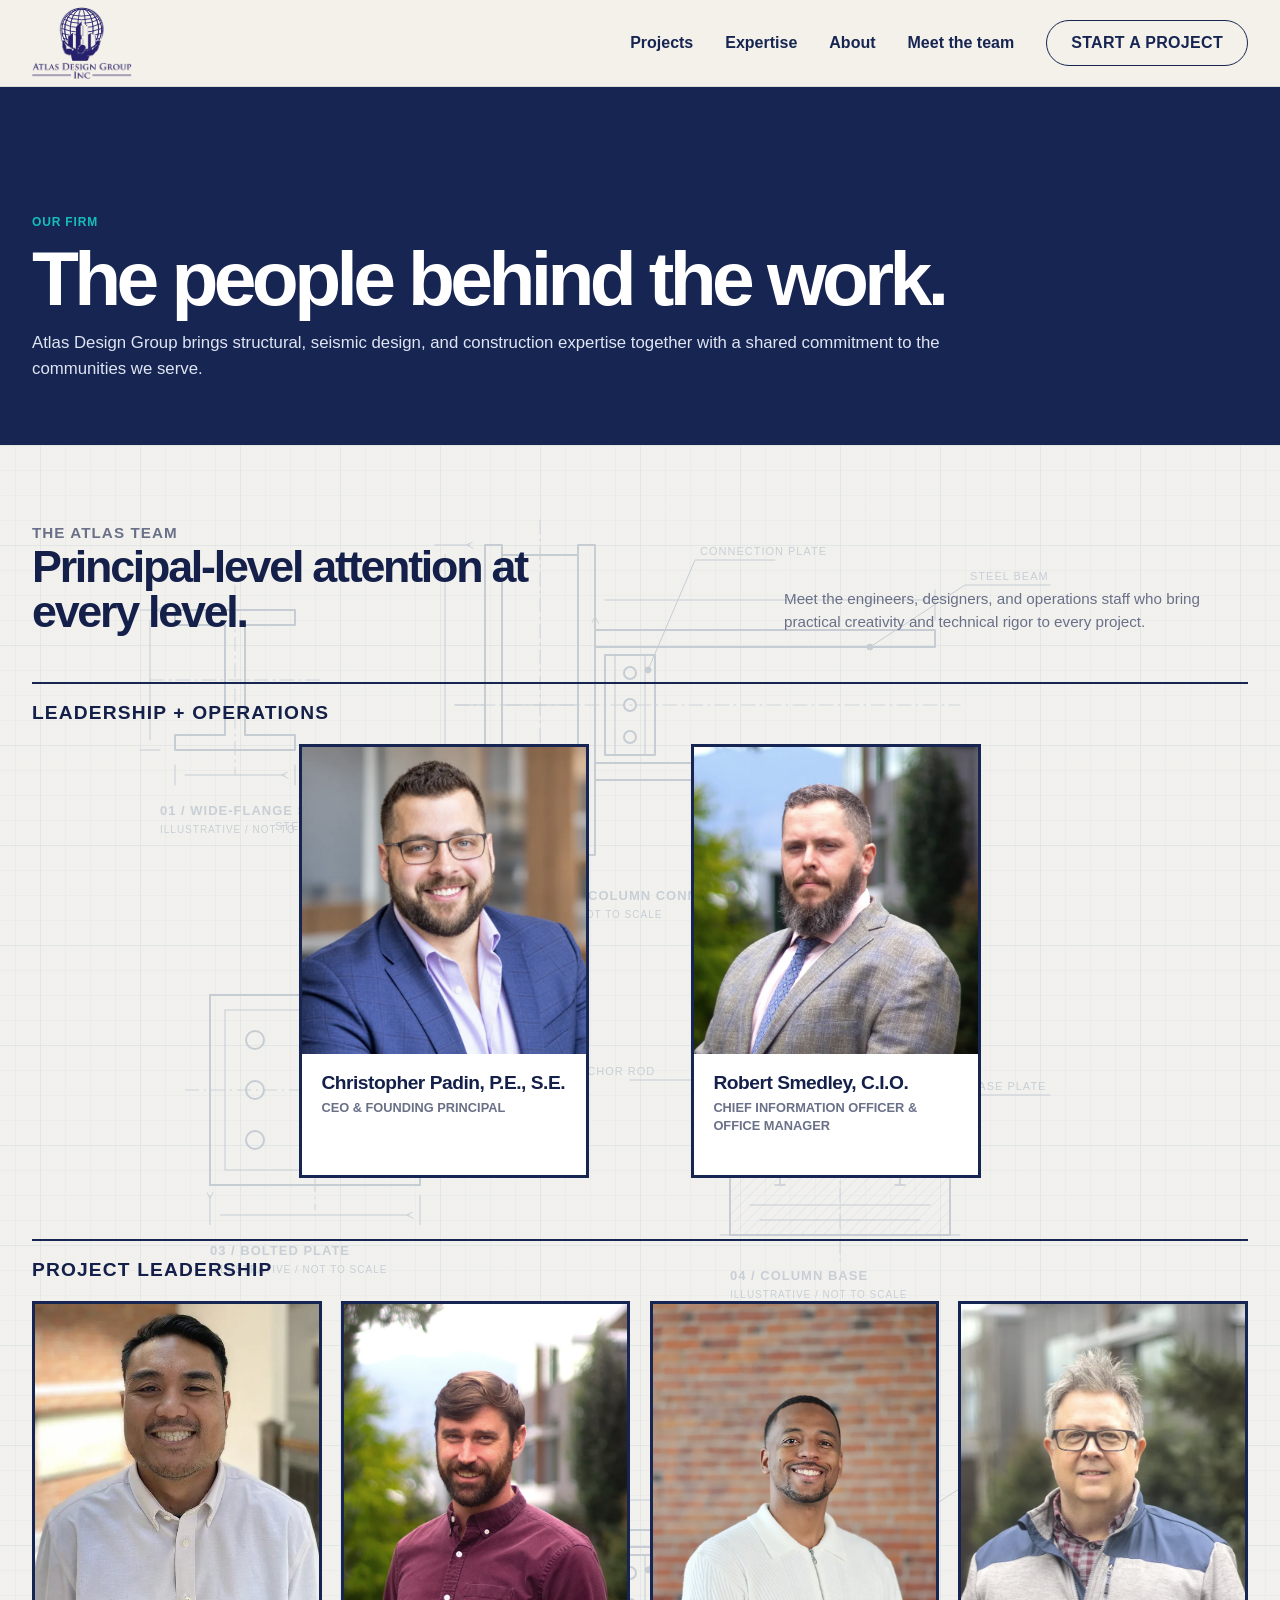
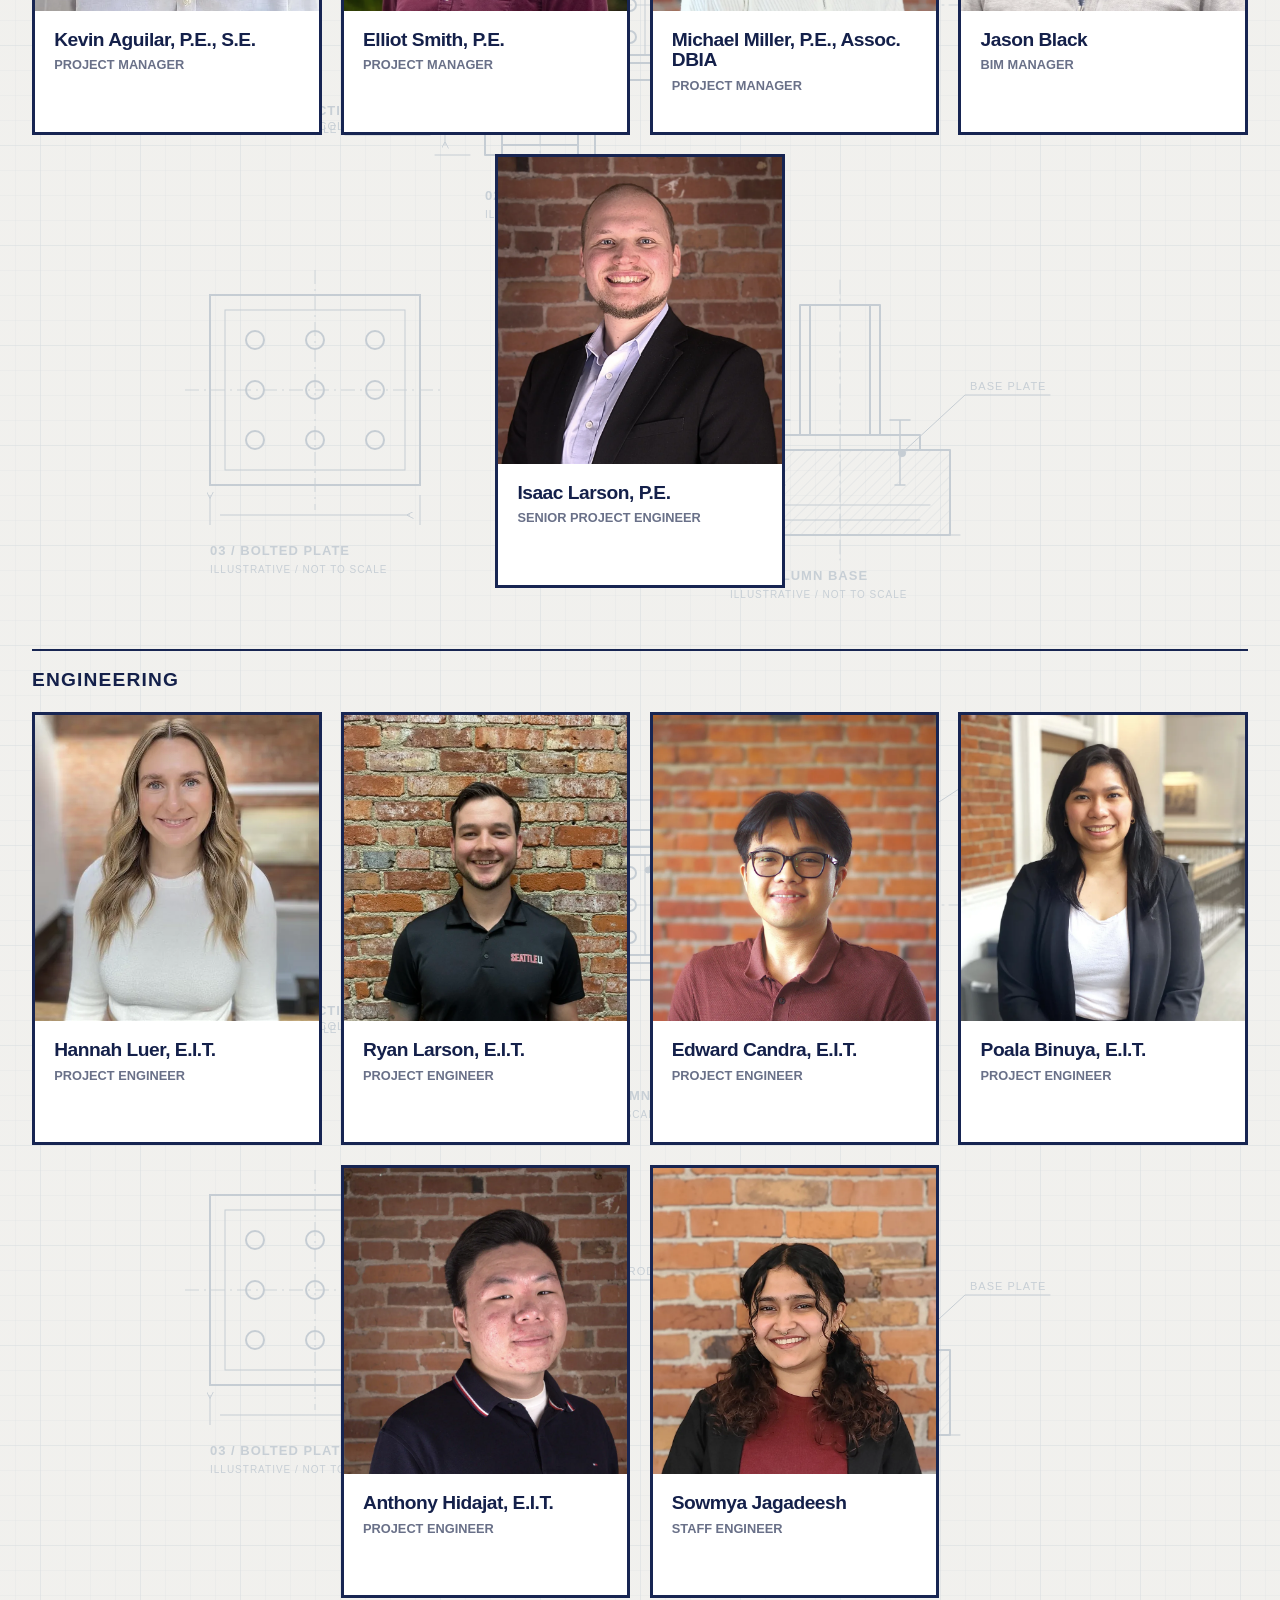
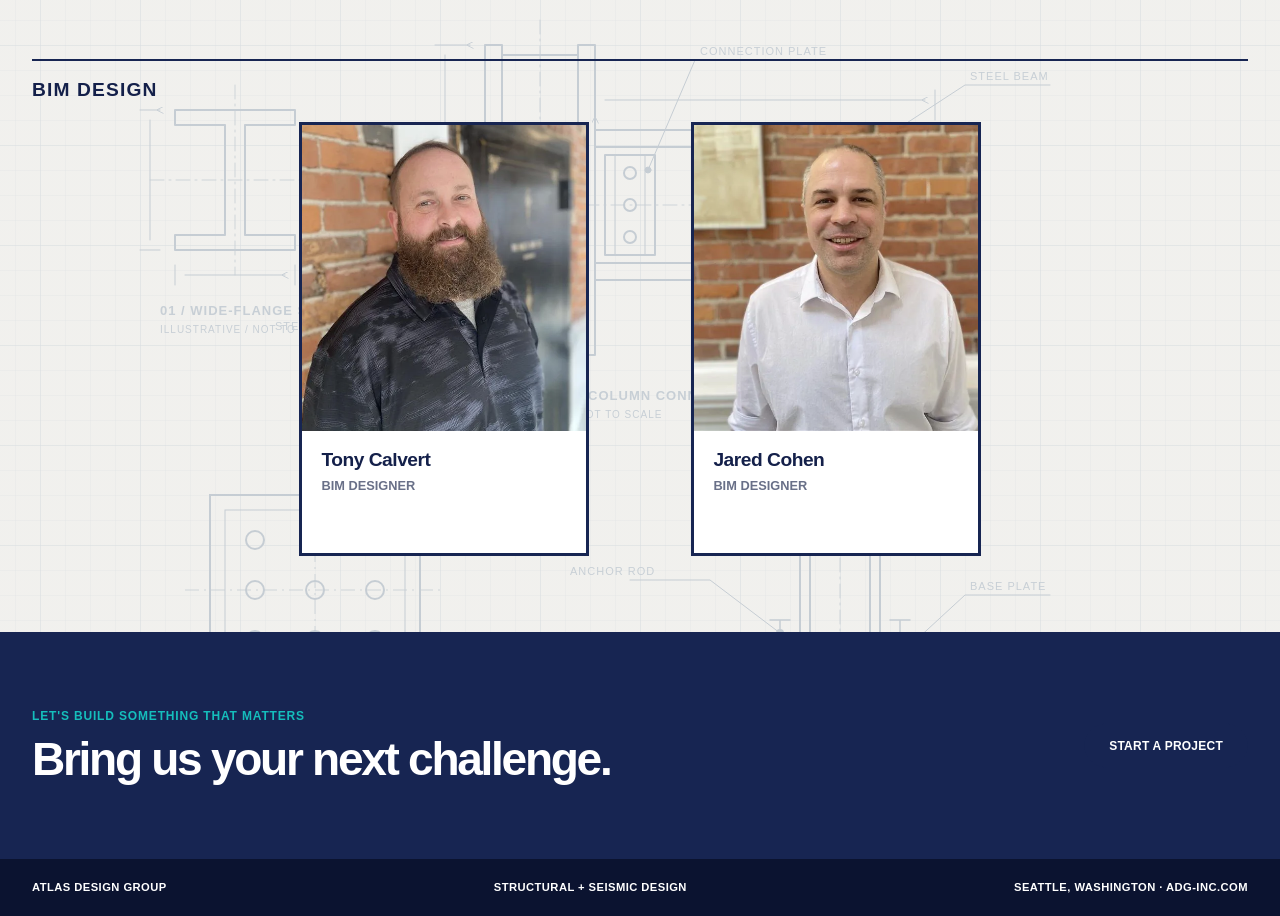
<file: ADG_Team.html>
<!doctype html>
<html lang="en">
<head>
  <meta charset="utf-8">
  <meta name="viewport" content="width=device-width, initial-scale=1">
  <meta name="description" content="Meet the Atlas Design Group team.">
  <title>Our Team | Atlas Design Group</title>
  <link rel="stylesheet" href="adg-website-assets/logo-animation.css">
  <style>
    :root { --navy:#172552; --cream:#f4f1ea; --teal:#15bebc; --ink:#14204a; --muted:#697088; --white:#fff; --max:1380px; }
    * { box-sizing:border-box; } html { scroll-behavior:smooth; } body { margin:0; color:var(--ink); background:var(--cream); font-family:Arial, Helvetica, sans-serif; font-size:17px; } a { color:inherit; }
    .skip-link { position:absolute; z-index:20; top:-4rem; left:1rem; padding:.75rem 1rem; color:#fff; background:var(--navy); } .skip-link:focus { top:1rem; }
    .site-header { color:var(--navy); background:var(--cream); border-bottom:1px solid rgb(20 32 74 / 10%); }
    .nav-shell { display:flex; align-items:center; justify-content:space-between; max-width:var(--max); min-height:5.4rem; margin:auto; padding:0 2rem; }
    .logo { display:flex; align-items:center; gap:.65rem; color:inherit; font-size:.8rem; font-weight:700; letter-spacing:.03em; text-decoration:none; text-transform:uppercase; }
    .logo img { display:block; width:auto; height:4.5rem; object-fit:contain; mix-blend-mode:multiply; }
    .nav-list { display:flex; align-items:center; gap:2rem; margin:0; padding:0; list-style:none; font-size:1rem; font-weight:700; }
    .nav-list a { color:inherit; text-decoration:none; }
    .nav-list .button { font-size:inherit; } .nav-list a:hover, .nav-list a:focus-visible { color:var(--teal); }
    .button { display:inline-flex; align-items:center; justify-content:center; min-height:2.8rem; padding:.8rem 1.5rem; border:1px solid var(--navy); border-radius:99px; color:#fff; background:var(--navy); font-size:.75rem; font-weight:700; letter-spacing:.02em; text-decoration:none; text-transform:uppercase; transition:transform .2s,background .2s; }
    .button:hover,.button:focus-visible { background:var(--teal); border-color:var(--teal); outline:none; transform:translateY(-2px); }
    .button--outline, .nav-list a.button--outline { color:var(--navy); border-color:var(--navy); background:transparent; }
    .nav-list a.button--outline:hover, .nav-list a.button--outline:focus-visible { color:var(--teal); border-color:var(--teal); background:transparent; }
    .menu-toggle { display:none; min-height:2.75rem; padding:.6rem 1.1rem; border:1px solid var(--navy); border-radius:99px; color:#fff; background:var(--navy); font-size:.95rem; font-weight:700; letter-spacing:.04em; text-transform:uppercase; cursor:pointer; }
    .menu-toggle:hover { border-color:var(--teal); }
    .menu-toggle:focus-visible { outline:2px solid var(--teal); outline-offset:3px; }
    .hero { padding:clamp(5rem,10vw,9rem) 2rem 4rem; color:#fff; background:var(--navy); } .hero-inner,.team,.cta-inner { width:min(var(--max),100%); margin:auto; }
    .eyebrow { margin:0 0 .8rem; color:var(--teal); font-size:.75rem; font-weight:700; letter-spacing:.07em; text-transform:uppercase; }
    h1,h2,h3,p { margin-top:0; } h1 { margin-bottom:1rem; font-size:clamp(3rem,6vw,6rem); line-height:.94; letter-spacing:-.06em; }
    .hero p:last-child { max-width:60rem; margin-bottom:0; color:#e0e5f4; font-size:1.05rem; line-height:1.5; }
    .team-bg { background-color:var(--cream); background-image:linear-gradient(rgba(244,241,234,.78), rgba(244,241,234,.78)), url("adg-website-assets/team-blueprint-bg.svg"); background-position:center, center top; background-size:auto, clamp(700px,100vw,1200px) auto; background-repeat:no-repeat, repeat; }
    .team { padding:clamp(3rem,6vw,6.5rem) 2rem; } .intro { display:flex; align-items:end; justify-content:space-between; gap:2rem; margin-bottom:3rem; }
    .intro h2 { max-width:33rem; margin:0; font-size:clamp(1.8rem,3.5vw,3.5rem); line-height:1; letter-spacing:-.05em; } .intro p { max-width:29rem; margin:0; color:var(--muted); font-size:.95rem; line-height:1.5; }
    .team-groups { display:grid; gap:3.8rem; } .team-group { padding-top:1.1rem; border-top:2px solid var(--navy); } .team-group-header { display:flex; align-items:baseline; justify-content:space-between; gap:1rem; margin-bottom:1.3rem; } .team-group-header h3 { margin:0; font-size:1.2rem; letter-spacing:.06em; text-transform:uppercase; } .team-group-header span { color:var(--teal); font-size:.72rem; font-weight:700; letter-spacing:.07em; text-transform:uppercase; }
    .team-grid { display:flex; flex-wrap:wrap; justify-content:center; gap:1.2rem; } .member { flex:0 0 calc((100% - 3.6rem) / 4); overflow:hidden; border:3px solid var(--navy); background:#fff; } .member-image { display:block; width:100%; aspect-ratio:1 / 1.08; object-fit:cover; object-position:50% 47%; object-position:center top; filter:saturate(.88); transition:filter .25s,transform .25s; } .member:hover .member-image { filter:saturate(1); transform:scale(1.025); }
    .member-copy { min-height:7.6rem; padding:1.2rem; } .member h3 { margin:0 0 .4rem; font-size:1.2rem; line-height:1.05; letter-spacing:-.025em; } .member p { margin:0; color:var(--muted); font-size:.8rem; font-weight:700; line-height:1.35; text-transform:uppercase; } .member p:empty::after { content:"Atlas Design Group"; color:var(--teal); }
    .cta { padding:clamp(3rem,6vw,6rem) 2rem; color:#fff; background:var(--navy); } .cta-inner { display:flex; align-items:center; justify-content:space-between; gap:2rem; } .cta h2 { max-width:43rem; margin:0; font-size:clamp(1.8rem,3.6vw,3.7rem); line-height:1; letter-spacing:-.05em; }
    footer { display:flex; justify-content:space-between; gap:1rem; padding:1.4rem 2rem; color:#fff; background:#0b1330; font-size:.7rem; font-weight:700; letter-spacing:.04em; text-transform:uppercase; }
    @media (min-width:601px) { .team-grid--spaced { column-gap:clamp(1.2rem,8vw,8rem); } }
    @media (max-width:850px) { .nav-shell { min-height:4.5rem; padding:0 1.2rem; } .menu-toggle { display:block; } .nav-list { position:absolute; z-index:5; top:4.5rem; right:0; left:0; display:none; align-items:stretch; flex-direction:column; gap:0; padding:1rem 1.2rem 1.3rem; background:var(--cream); box-shadow:0 10px 20px rgb(20 32 74 / 12%); } .nav-list.is-open { display:flex; } .nav-list a { display:block; padding:.8rem 0; } .nav-list .button { justify-content:start; width:fit-content; margin-top:.5rem; padding:.7rem 1rem; } .member { flex-basis:calc((100% - 2.4rem) / 3); } }
    @media (max-width:600px) { .hero,.team,.cta { padding-right:1.2rem; padding-left:1.2rem; } .intro,.cta-inner { align-items:start; flex-direction:column; } .team-grid { gap:.75rem; } .member { flex-basis:calc((100% - .75rem) / 2); } .member-copy { min-height:8rem; padding:.9rem; } .member h3 { font-size:.95rem; } footer { align-items:start; flex-direction:column; } }
  </style>
</head>
<body>
  <a class="skip-link" href="#team">Skip to team</a>
  <header class="site-header"><div class="nav-shell">
    <a class="logo" href="./index.html#home" aria-label="Atlas Design Group home"><span class="logo-art"><img class="logo-original" src="./adg-website-assets/AtlasLogo.png" alt="Atlas Design Group"><img class="logo-globe" src="./adg-website-assets/logo-globe.svg" alt="" aria-hidden="true"></span></a>
    <button class="menu-toggle" type="button" aria-expanded="false" aria-controls="primary-navigation">Menu</button>
    <nav id="primary-navigation" class="nav-list" aria-label="Primary navigation"><a href="./ADG_Projects.html">Projects</a><a href="./ADG_Expertise.html">Expertise</a><a href="./ADG_About.html">About</a><a href="#team" aria-current="page">Meet the team</a><a class="button button--outline" href="mailto:chris.padin@adg-inc.com">Start a project</a></nav>
  </div></header>
  <main>
    <section class="hero" aria-labelledby="team-page-title"><div class="hero-inner"><p class="eyebrow">Our firm</p><h1 id="team-page-title">The people behind the work.</h1><p>Atlas Design Group brings structural, seismic design, and construction expertise together with a shared commitment to the communities we serve.</p></div></section>
    <div class="team-bg">
    <section id="team" class="team" aria-labelledby="team-title"><div class="intro"><div><p class="eyebrow">The Atlas team</p><h2 id="team-title">Principal-level attention at every level.</h2></div><p>Meet the engineers, designers, and operations staff who bring practical creativity and technical rigor to every project.</p></div>
      <div class="team-groups">
      <section class="team-group" aria-labelledby="leadership-title"><div class="team-group-header"><h3 id="leadership-title">Leadership + Operations</h3></div><div class="team-grid team-grid--spaced">
        <article class="member"><img class="member-image" src="adg-website-assets/team/chris.webp" alt="Christopher Padin" decoding="async"><div class="member-copy"><h3>Christopher Padin, P.E., S.E.</h3><p>CEO &amp; Founding Principal</p></div></article>
        <article class="member"><img class="member-image" src="adg-website-assets/team/robert-smedley-c-i-o.webp" alt="Robert Smedley" decoding="async"><div class="member-copy"><h3>Robert Smedley, C.I.O.</h3><p>Chief Information Officer &amp; Office Manager</p></div></article>
      </div></section>
      <section class="team-group" aria-labelledby="management-title"><div class="team-group-header"><h3 id="management-title">Project Leadership</h3></div><div class="team-grid">
        <article class="member"><img class="member-image" src="adg-website-assets/team/kevin-aguilar-p-e-s-e.webp" alt="Kevin Aguilar" loading="lazy" decoding="async"><div class="member-copy"><h3>Kevin Aguilar, P.E., S.E.</h3><p>Project Manager</p></div></article>
        <article class="member"><img class="member-image" src="adg-website-assets/team/elliot-smith-p-e.webp" alt="Elliot Smith" loading="lazy" decoding="async"><div class="member-copy"><h3>Elliot Smith, P.E.</h3><p>Project Manager</p></div></article>
        <article class="member"><img class="member-image" src="adg-website-assets/team/michael-miller-p-e-assoc-dbia.webp" alt="Michael Miller" loading="lazy" decoding="async"><div class="member-copy"><h3>Michael Miller, P.E., Assoc. DBIA</h3><p>Project Manager</p></div></article>
        <article class="member"><img class="member-image" src="adg-website-assets/team/jason-black.webp" alt="Jason Black" loading="lazy" decoding="async"><div class="member-copy"><h3>Jason Black</h3><p>BIM Manager</p></div></article>
        <article class="member"><img class="member-image" src="adg-website-assets/team/isaac-larson-p-e.webp" alt="Isaac Larson" loading="lazy" decoding="async"><div class="member-copy"><h3>Isaac Larson, P.E.</h3><p>Senior Project Engineer</p></div></article>
      </div></section>
      <section class="team-group" aria-labelledby="engineering-title"><div class="team-group-header"><h3 id="engineering-title">Engineering</h3></div><div class="team-grid">
        <article class="member"><img class="member-image" src="adg-website-assets/team/hannah-luer-e-i-t.webp" alt="Hannah Luer" loading="lazy" decoding="async"><div class="member-copy"><h3>Hannah Luer, E.I.T.</h3><p>Project Engineer</p></div></article>
        <article class="member"><img class="member-image" src="adg-website-assets/team/ryan-larson-e-i-t.webp" alt="Ryan Larson" loading="lazy" decoding="async"><div class="member-copy"><h3>Ryan Larson, E.I.T.</h3><p>Project Engineer</p></div></article>
        <article class="member"><img class="member-image" src="adg-website-assets/team/edward-candra-e-i-t.webp" alt="Edward Candra" loading="lazy" decoding="async"><div class="member-copy"><h3>Edward Candra, E.I.T.</h3><p>Project Engineer</p></div></article>
        <article class="member"><img class="member-image" src="adg-website-assets/team/poala-binuya-e-i-t.webp" alt="Poala Binuya" loading="lazy" decoding="async"><div class="member-copy"><h3>Poala Binuya, E.I.T.</h3><p>Project Engineer</p></div></article>
        <article class="member"><img class="member-image" src="adg-website-assets/team/anthony-hidajat-e-i-t.webp" alt="Anthony Hidajat" loading="lazy" decoding="async"><div class="member-copy"><h3>Anthony Hidajat, E.I.T.</h3><p>Project Engineer</p></div></article>
        <article class="member"><img class="member-image" src="adg-website-assets/team/sowmya-jagadeesh.webp" alt="Sowmya Jagadeesh" loading="lazy" decoding="async"><div class="member-copy"><h3>Sowmya Jagadeesh</h3><p>Staff Engineer</p></div></article>
      </div></section>
      <section class="team-group" aria-labelledby="design-title"><div class="team-group-header"><h3 id="design-title">BIM Design</h3></div><div class="team-grid team-grid--spaced">
        <article class="member"><img class="member-image" src="adg-website-assets/team/tony-calvert.webp" alt="Tony Calvert" loading="lazy" decoding="async"><div class="member-copy"><h3>Tony Calvert</h3><p>BIM Designer</p></div></article>
        <article class="member"><img class="member-image" src="adg-website-assets/team/jared-cohen.webp" alt="Jared Cohen" loading="lazy" decoding="async"><div class="member-copy"><h3>Jared Cohen</h3><p>BIM Designer</p></div></article>
      </div></section>
      </div>
    </section>
    </div>
    <section class="cta"><div class="cta-inner"><div><p class="eyebrow">Let's build something that matters</p><h2>Bring us your next challenge.</h2></div><a class="button" href="mailto:chris.padin@adg-inc.com">Start a project</a></div></section>
  </main>
  <footer><span>Atlas Design Group</span><span>Structural + Seismic Design</span><span>Seattle, Washington · adg-inc.com</span></footer>
  <script>
    const nav = document.querySelector(".nav-list"), toggle = document.querySelector(".menu-toggle");
    toggle.addEventListener("click", () => { const open = nav.classList.toggle("is-open"); toggle.setAttribute("aria-expanded", open); toggle.textContent = open ? "Close" : "Menu"; });
    nav.querySelectorAll("a").forEach(link => link.addEventListener("click", () => { nav.classList.remove("is-open"); toggle.setAttribute("aria-expanded", "false"); toggle.textContent = "Menu"; }));
  </script>
</body>
</html>
</file>
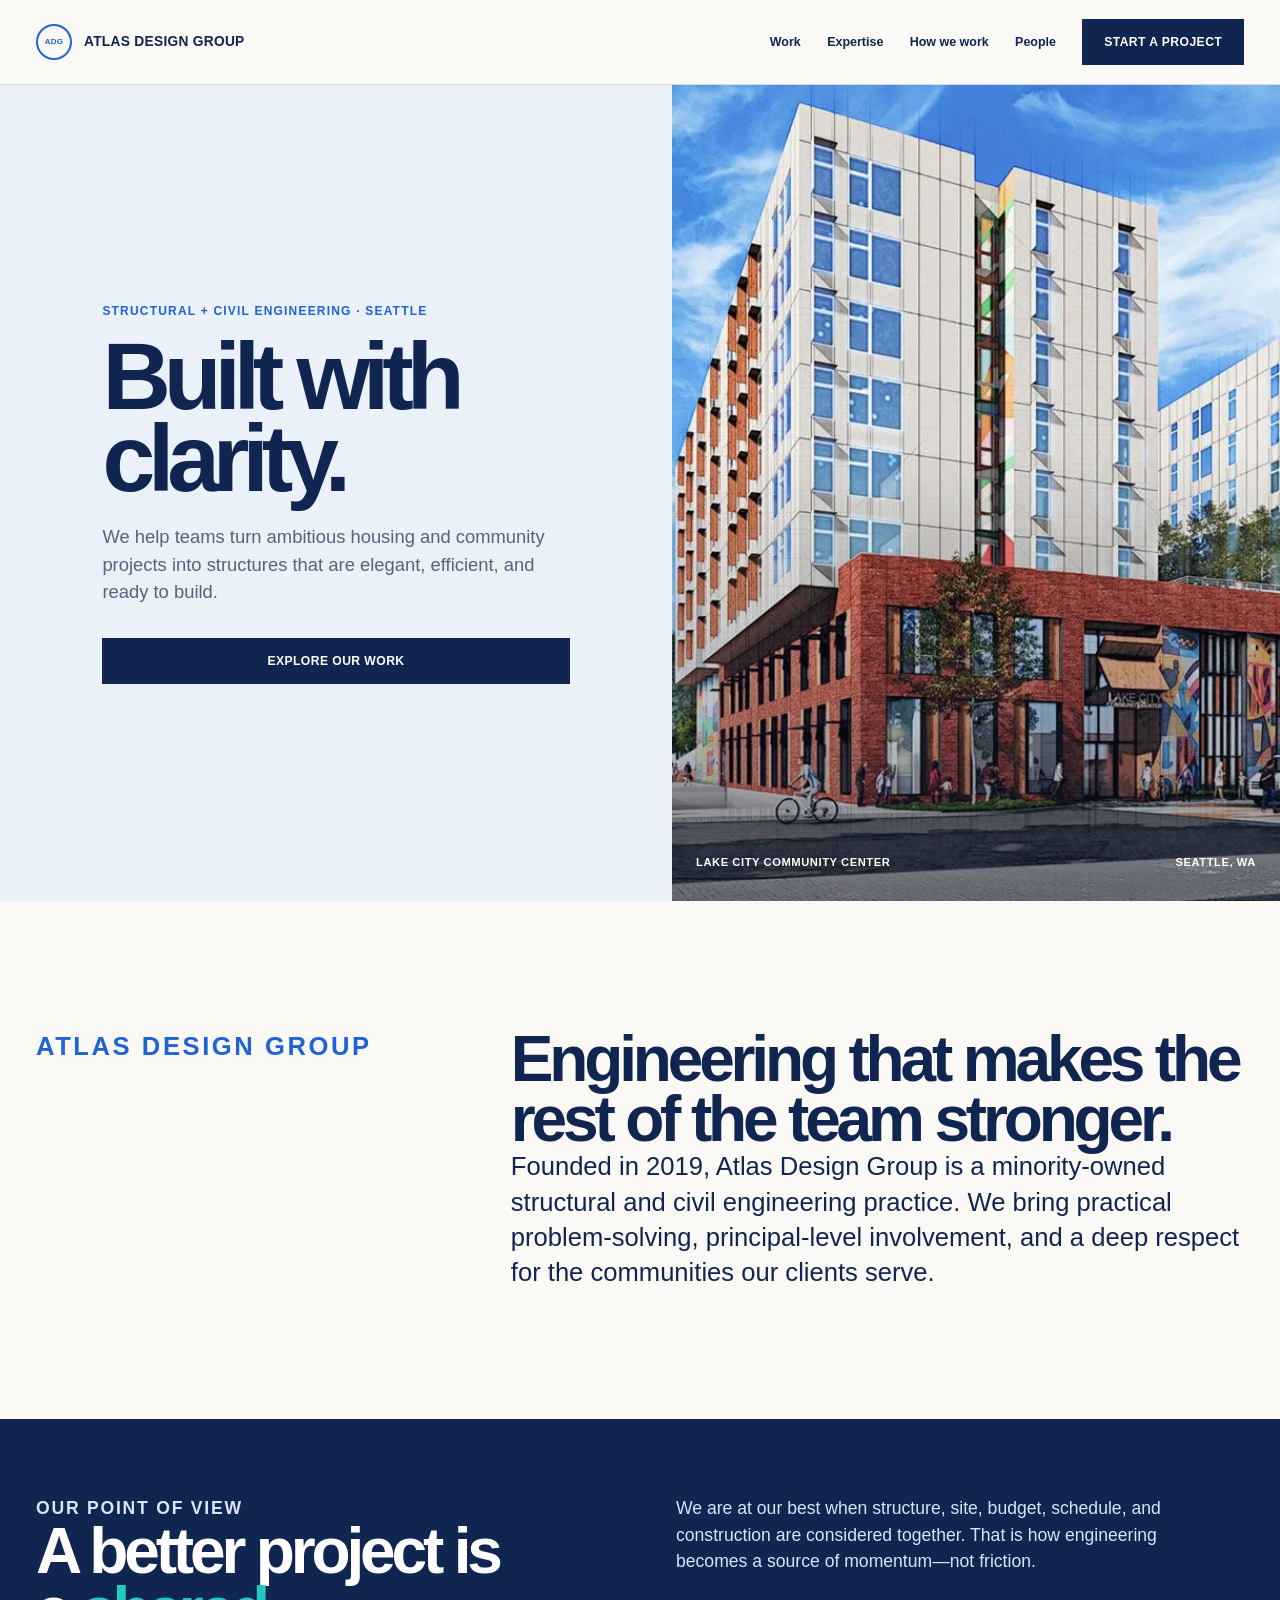
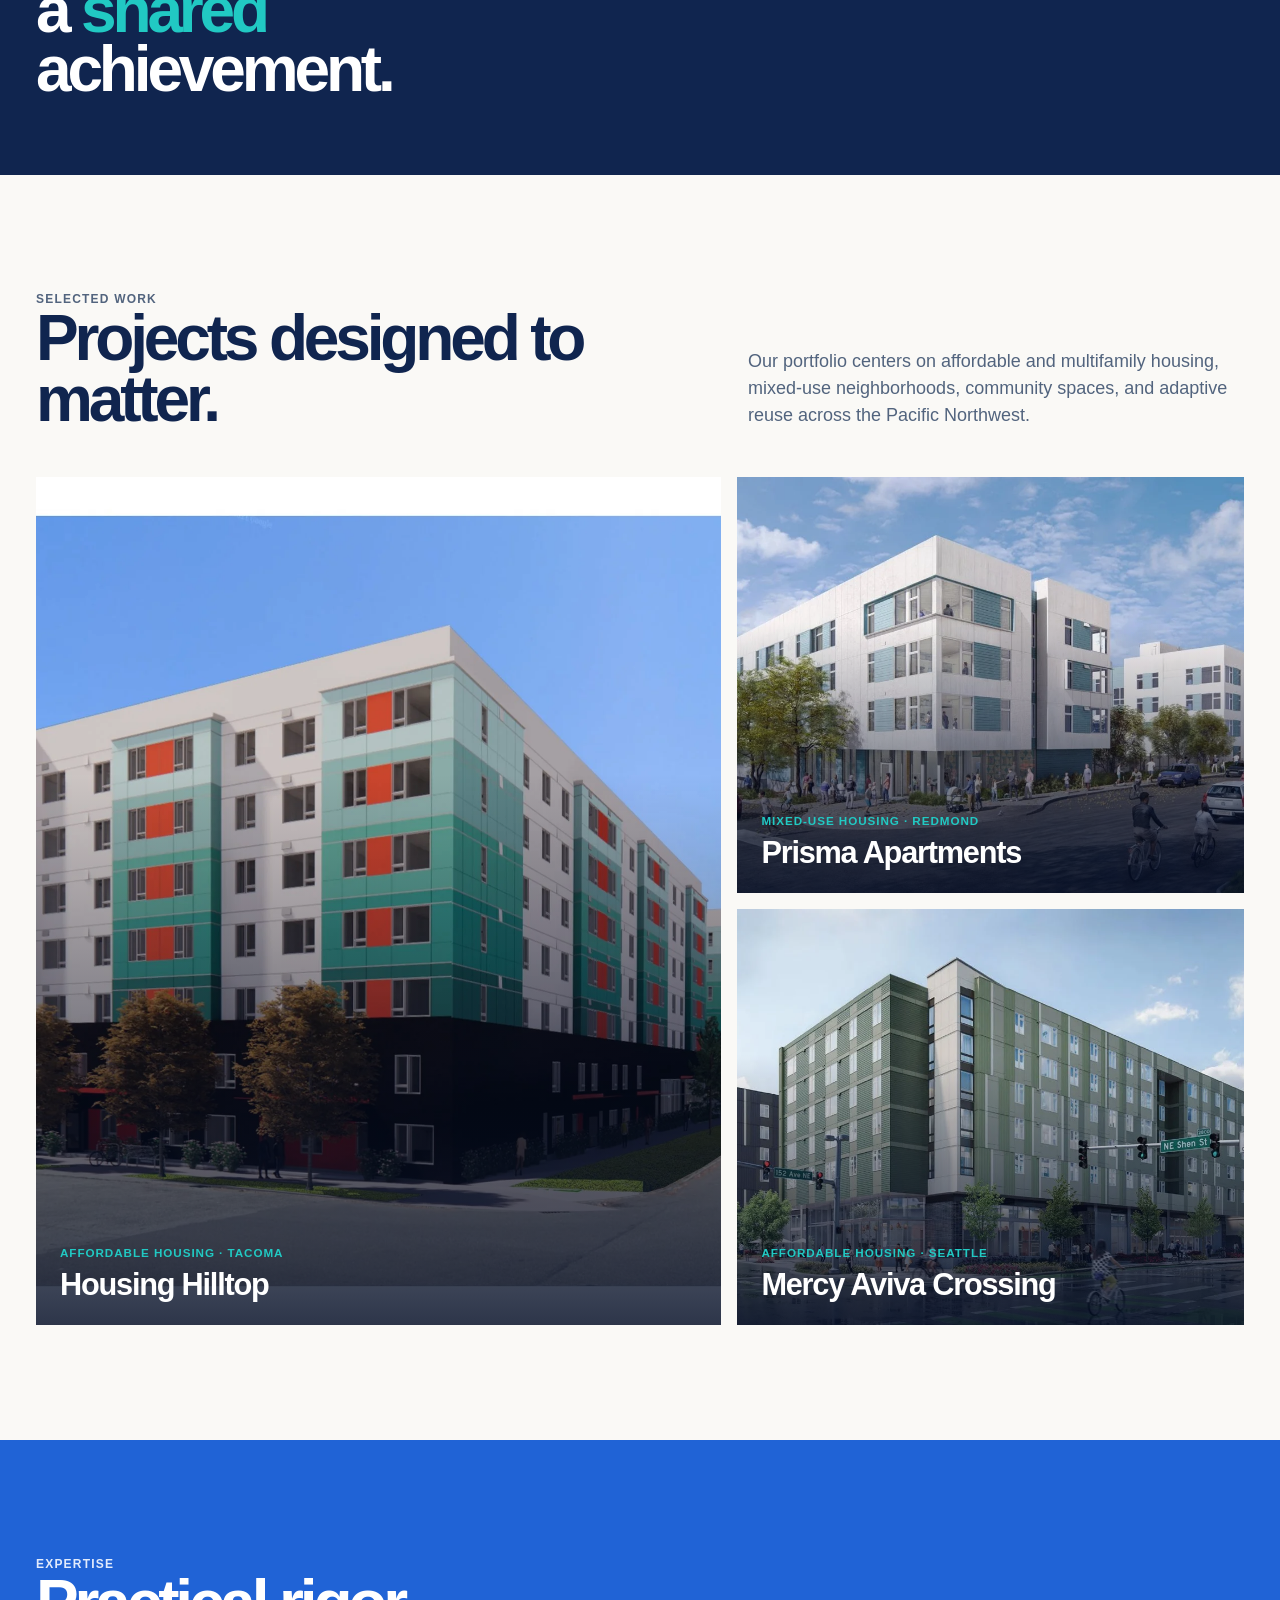
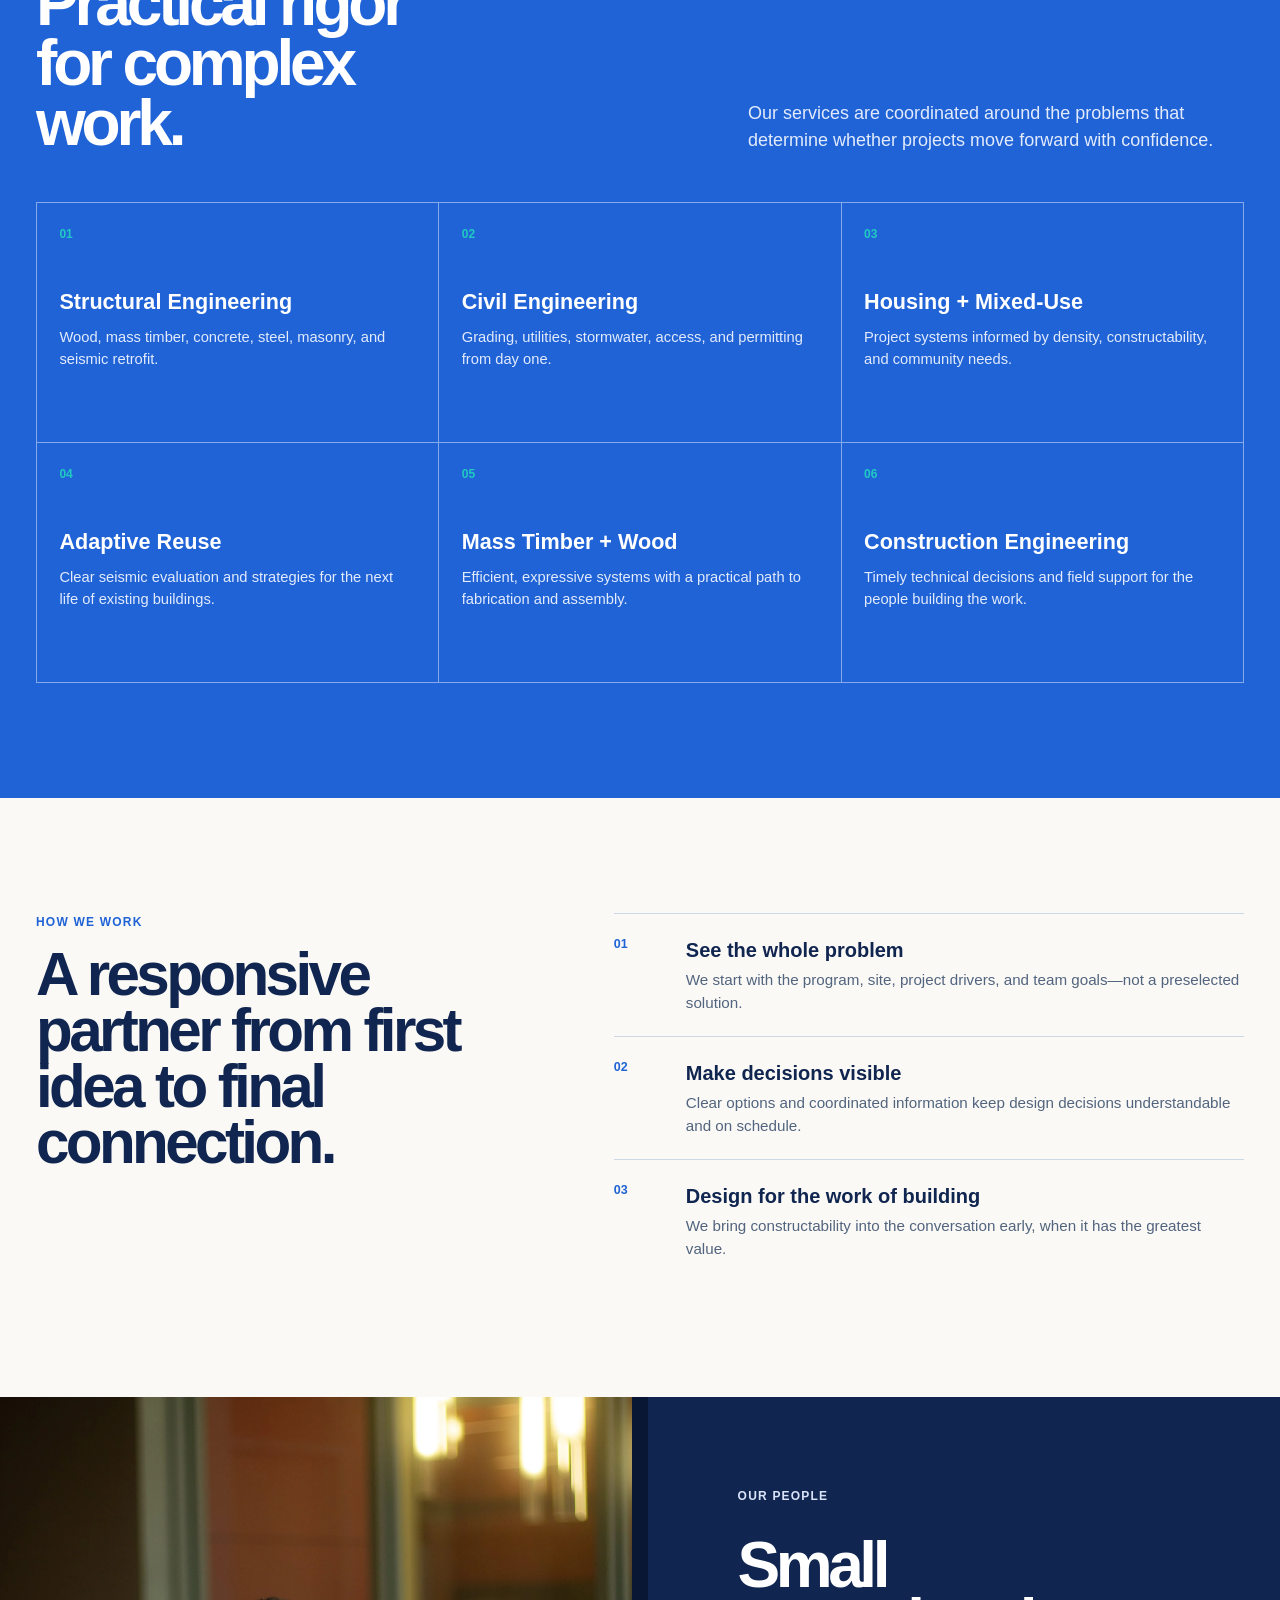
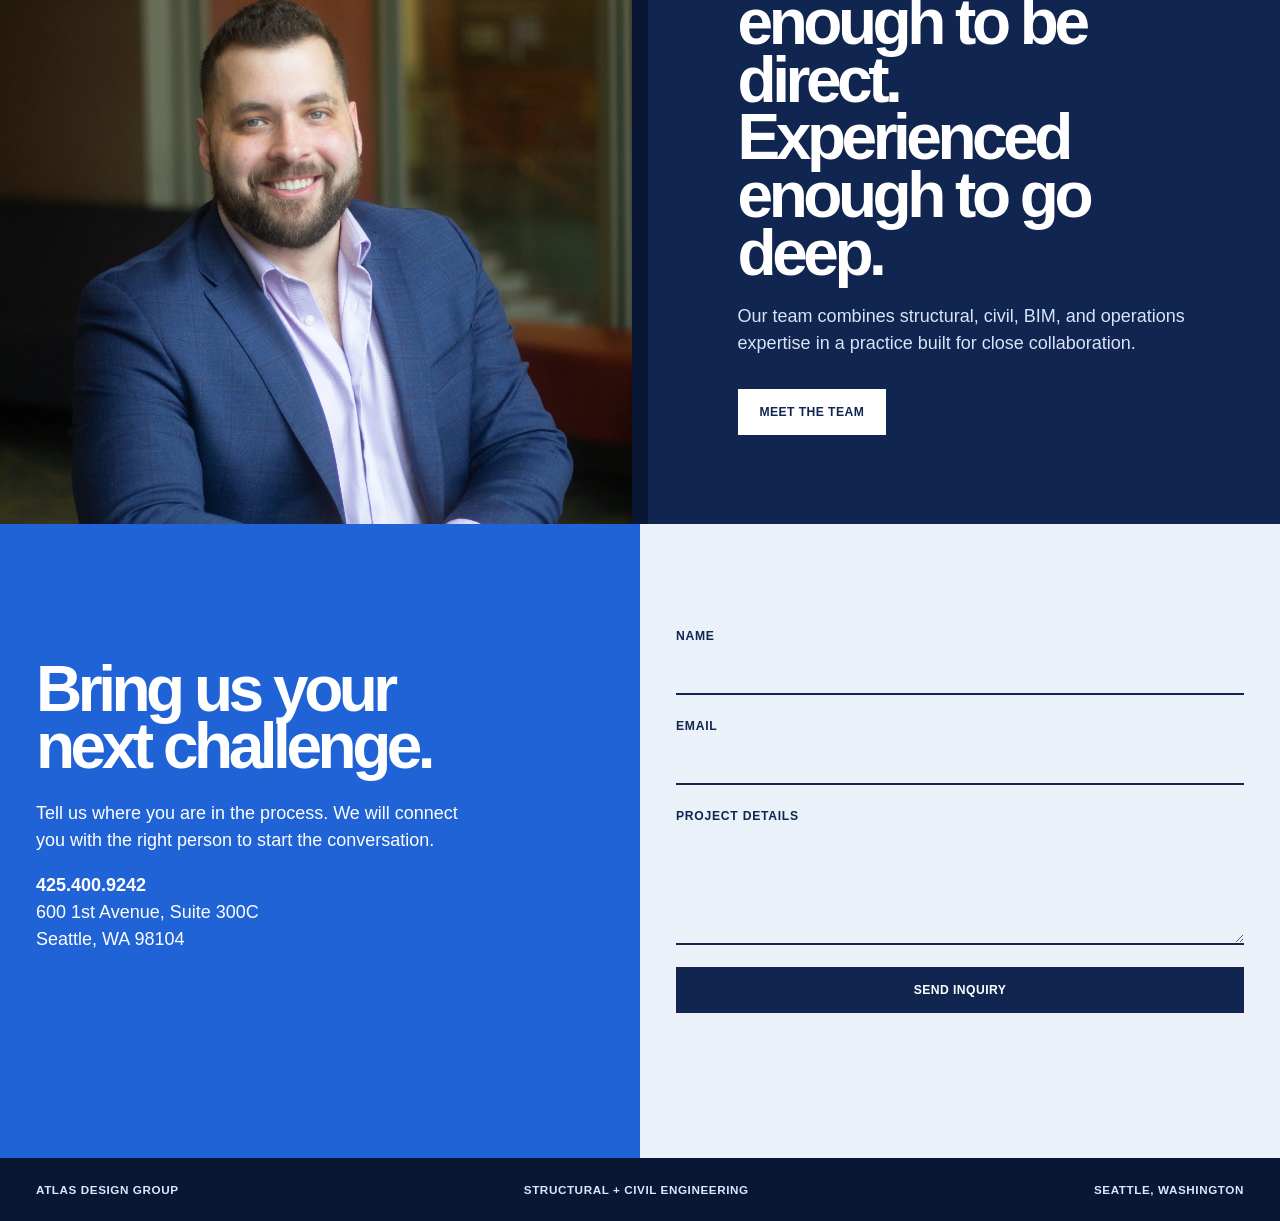
<file: ADG_Website_Design2.html>
<!doctype html>
<html lang="en">
<head>
  <meta charset="utf-8">
  <meta name="viewport" content="width=device-width, initial-scale=1">
  <meta name="description" content="Atlas Design Group is a structural and civil engineering practice serving the Pacific Northwest.">
  <title>Atlas Design Group | Built with clarity</title>
  <style>
    :root { --ink:#10254f; --deep:#091735; --blue:#2063d6; --cyan:#21c9c3; --cloud:#eaf1f8; --paper:#faf9f6; --line:#cdd8e5; --muted:#52647e; --max:1440px; }
    * { box-sizing:border-box; } html { scroll-behavior:smooth; } body { margin:0; color:var(--ink); background:var(--paper); font:18px/1.5 Arial,Helvetica,sans-serif; } a { color:inherit; } button,input,textarea { font:inherit; }
    .skip { position:absolute; z-index:20; top:-4rem; left:1rem; padding:.75rem 1rem; color:#fff; background:var(--ink); } .skip:focus { top:1rem; }
    .header { position:sticky; z-index:10; top:0; background:rgb(250 249 246 / 96%); border-bottom:1px solid var(--line); backdrop-filter:blur(14px); }
    .nav { display:flex; align-items:center; justify-content:space-between; min-height:5.25rem; max-width:var(--max); margin:auto; padding:0 2.25rem; }
    .brand { display:flex; align-items:center; gap:.75rem; font-size:.86rem; font-weight:700; letter-spacing:.02em; text-decoration:none; text-transform:uppercase; } .mark { display:grid; width:2.25rem; height:2.25rem; place-items:center; border:2px solid var(--blue); border-radius:50%; color:var(--blue); font-size:.5rem; }
    .nav-links { display:flex; align-items:center; gap:1.65rem; margin:0; padding:0; list-style:none; font-size:.78rem; font-weight:700; } .nav-links a { text-decoration:none; } .nav-links a:hover,.nav-links a:focus-visible { color:var(--blue); }
    .button { display:inline-flex; align-items:center; justify-content:center; min-height:2.85rem; padding:.78rem 1.3rem; border:1px solid var(--ink); border-radius:0; color:#fff; background:var(--ink); font-size:.76rem; font-weight:700; letter-spacing:.035em; text-decoration:none; text-transform:uppercase; transition:.2s ease; cursor:pointer; } .button:hover,.button:focus-visible { border-color:var(--blue); background:var(--blue); outline:0; transform:translateY(-2px); } .button--light { border-color:#fff; color:var(--ink); background:#fff; }
    .menu { display:none; border:0; color:var(--ink); background:none; font-size:1rem; font-weight:700; cursor:pointer; }
    .shell { max-width:var(--max); margin:auto; padding-right:2.25rem; padding-left:2.25rem; } .eyebrow { margin:0 0 1rem; color:var(--blue); font-size:.75rem; font-weight:700; letter-spacing:.1em; text-transform:uppercase; }
    .hero { display:grid; grid-template-columns:minmax(0,1.05fr) minmax(24rem,.95fr); min-height:calc(100vh - 5.25rem); background:var(--cloud); } .hero-copy { display:flex; flex-direction:column; justify-content:center; padding:clamp(4rem,9vw,9rem) clamp(2.25rem,8vw,9rem); } h1 { max-width:11ch; margin:0 0 1.5rem; font-size:clamp(3.8rem,7.4vw,8.25rem); line-height:.86; letter-spacing:-.075em; } .hero-copy > p:not(.eyebrow) { max-width:34rem; margin:0 0 2rem; color:var(--muted); font-size:1.15rem; }
    .hero-photo { position:relative; min-height:32rem; background:linear-gradient(0deg,rgb(9 23 53 / 42%),transparent 55%),url("adg-website-assets/hero-lake-city.png") center/cover; } .hero-caption { position:absolute; right:1.5rem; bottom:1.2rem; left:1.5rem; display:flex; justify-content:space-between; gap:1rem; color:#fff; font-size:.7rem; font-weight:700; letter-spacing:.05em; text-transform:uppercase; }
    .intro { display:grid; grid-template-columns:.7fr 1.3fr; gap:5rem; padding-top:clamp(5rem,10vw,10rem); padding-bottom:clamp(5rem,10vw,10rem); } .intro h2,.section-head h2 { margin:0; font-size:clamp(2.4rem,5vw,5rem); line-height:.94; letter-spacing:-.065em; } .intro p { max-width:46rem; margin:0; font-size:clamp(1.22rem,2vw,1.75rem); line-height:1.38; }
    .statement { color:#fff; background:var(--ink); } .statement-grid { display:grid; grid-template-columns:1fr 1fr; } .statement-grid > div { padding:clamp(3rem,6vw,6.5rem) max(2.25rem,calc((100vw - var(--max))/2 + 2.25rem)); } .statement h2 { max-width:13ch; margin:0; font-size:clamp(2.7rem,5vw,5.3rem); line-height:.92; letter-spacing:-.065em; } .statement p { max-width:31rem; margin:0; color:#d9e4fa; font-size:1.1rem; } .statement strong { color:var(--cyan); }
    .section { padding-top:clamp(5rem,9vw,9rem); padding-bottom:clamp(5rem,9vw,9rem); } .section-head { display:flex; align-items:end; justify-content:space-between; gap:2rem; margin-bottom:3rem; } .section-head p { max-width:31rem; margin:0; color:var(--muted); }
    .work-grid { display:grid; grid-template-columns:1.15fr .85fr; gap:1rem; } .project { position:relative; display:flex; min-height:26rem; align-items:end; overflow:hidden; padding:1.5rem; color:#fff; background:#16366f center/cover; text-decoration:none; } .project::before { content:""; position:absolute; inset:0; background:linear-gradient(0deg,rgb(5 15 39 / 84%),rgb(5 15 39 / 0%) 65%); } .project > span { position:relative; } .project--hilltop { min-height:40rem; background-image:url("adg-website-assets/housing-hilltop.png"); } .project--prisma { background-image:url("adg-website-assets/prisma-apartments.png"); } .project--mercy { background-image:url("adg-website-assets/mercy-aviva.png"); } .project small { display:block; margin-bottom:.55rem; color:var(--cyan); font-size:.73rem; font-weight:700; letter-spacing:.08em; text-transform:uppercase; } .project h3 { margin:0; font-size:clamp(1.5rem,2.4vw,2.5rem); line-height:1; letter-spacing:-.04em; } .project:hover::before { background:linear-gradient(0deg,rgb(5 15 39 / 92%),rgb(5 15 39 / 25%) 70%); } .project:hover h3 { text-decoration:underline; text-underline-offset:.18em; }
    .project-stack { display:grid; gap:1rem; } .expertise { color:#fff; background:var(--blue); } .expertise .eyebrow { color:var(--cyan); } .expertise .section-head h2 { max-width:12ch; } .expertise .section-head p { color:#e2ebfc; } .services { display:grid; grid-template-columns:repeat(3,1fr); border-top:1px solid rgb(255 255 255 / 45%); border-left:1px solid rgb(255 255 255 / 45%); } .service { min-height:15rem; padding:1.4rem; border-right:1px solid rgb(255 255 255 / 45%); border-bottom:1px solid rgb(255 255 255 / 45%); } .service b { display:block; margin-bottom:3rem; color:var(--cyan); font-size:.75rem; } .service h3 { margin:0 0 .75rem; font-size:1.35rem; line-height:1.05; } .service p { margin:0; color:#e2ebfc; font-size:.92rem; }
    .approach { display:grid; grid-template-columns:.85fr 1.15fr; gap:7rem; } .approach h2 { margin:0; font-size:clamp(2.4rem,4.7vw,4.7rem); line-height:.93; letter-spacing:-.06em; } .steps { margin:0; padding:0; list-style:none; counter-reset:step; } .steps li { display:grid; grid-template-columns:3.5rem 1fr; gap:1rem; padding:1.3rem 0; border-top:1px solid var(--line); counter-increment:step; } .steps li::before { content:"0" counter(step); color:var(--blue); font-size:.78rem; font-weight:700; } .steps h3 { margin:0 0 .3rem; font-size:1.25rem; } .steps p { margin:0; color:var(--muted); font-size:.95rem; }
    .people { color:#fff; background:var(--deep); } .people-grid { display:grid; grid-template-columns:1fr 1fr; gap:1rem; } .people-photo { min-height:30rem; background:url("adg-website-assets/team/christopher-padin-p-e-s-e.jpg") center top/cover; } .people-copy { display:flex; flex-direction:column; align-items:start; justify-content:center; padding:clamp(3rem,7vw,7rem); background:var(--ink); } .people-copy h2 { max-width:10ch; margin:0 0 1.3rem; font-size:clamp(2.5rem,5vw,5rem); line-height:.9; letter-spacing:-.07em; } .people-copy p { max-width:30rem; margin:0 0 2rem; color:#d9e4fa; }
    .contact { display:grid; grid-template-columns:1fr 1fr; } .contact-copy { padding:clamp(4rem,8vw,8rem) max(2.25rem,calc((100vw - var(--max))/2 + 2.25rem)); color:#fff; background:var(--blue); } .contact-copy h2 { max-width:12ch; margin:0 0 1.5rem; font-size:clamp(2.7rem,5vw,5.3rem); line-height:.9; letter-spacing:-.07em; } .contact-copy p { max-width:27rem; } .contact-form { display:grid; gap:1.4rem; padding:clamp(4rem,8vw,8rem) max(2.25rem,calc((100vw - var(--max))/2 + 2.25rem)); background:var(--cloud); } .contact-form label { display:grid; gap:.45rem; font-size:.76rem; font-weight:700; letter-spacing:.06em; text-transform:uppercase; } input,textarea { width:100%; padding:.7rem 0; border:0; border-bottom:2px solid var(--ink); color:var(--ink); background:transparent; } textarea { min-height:7rem; resize:vertical; } input:focus,textarea:focus { border-color:var(--blue); outline:0; } .form-status { min-height:1.3rem; margin:0; color:var(--blue); font-weight:700; }
    footer { display:flex; justify-content:space-between; gap:1rem; padding:1.4rem 2.25rem; color:#dbe7fa; background:var(--deep); font-size:.73rem; font-weight:700; letter-spacing:.05em; text-transform:uppercase; }
    @media(max-width:980px) { .nav { padding:0 1.25rem; } .menu { display:block; } .nav-links { position:absolute; top:5.25rem; right:0; left:0; display:none; flex-direction:column; align-items:start; gap:.2rem; padding:1rem 1.25rem 1.5rem; background:var(--paper); border-bottom:1px solid var(--line); } .nav-links.open { display:flex; } .nav-links a { padding:.65rem 0; } .hero,.statement-grid,.people-grid,.contact { grid-template-columns:1fr; } .hero-copy { padding:6rem 2.25rem; } .hero-photo { min-height:28rem; } .statement-grid > div { padding:4rem 2.25rem; } .work-grid,.approach { grid-template-columns:1fr; gap:2.5rem; } .project--hilltop { min-height:30rem; } }
    @media(max-width:640px) { body { font-size:17px; } .shell { padding-right:1.25rem; padding-left:1.25rem; } .hero-copy { padding:5rem 1.25rem; } .intro,.section-head { display:block; } .intro > *, .section-head > * { margin-bottom:1.5rem; } .services { grid-template-columns:1fr; } .project-stack { grid-template-columns:1fr; } .section-head { margin-bottom:2rem; } footer { flex-direction:column; padding:1.4rem 1.25rem; } }
  </style>
</head>
<body>
  <a class="skip" href="#main">Skip to content</a>
  <header class="header"><nav class="nav" aria-label="Primary navigation"><a class="brand" href="#home"><span class="mark">ADG</span><span>Atlas Design Group</span></a><button class="menu" type="button" aria-expanded="false" aria-controls="links">Menu</button><div id="links" class="nav-links"><a href="#work">Work</a><a href="#expertise">Expertise</a><a href="#approach">How we work</a><a href="ADG_Team2.html">People</a><a class="button" href="#contact">Start a project</a></div></nav></header>
  <main id="main">
    <section id="home" class="hero"><div class="hero-copy"><p class="eyebrow">Structural + Civil Engineering · Seattle</p><h1>Built with clarity.</h1><p>We help teams turn ambitious housing and community projects into structures that are elegant, efficient, and ready to build.</p><a class="button" href="#work">Explore our work</a></div><div class="hero-photo" role="img" aria-label="Lake City Community Center"><p class="hero-caption"><span>Lake City Community Center</span><span>Seattle, WA</span></p></div></section>
    <section class="shell intro" aria-labelledby="intro-title"><p class="eyebrow">Atlas Design Group</p><div><h2 id="intro-title">Engineering that makes the rest of the team stronger.</h2><p>Founded in 2019, Atlas Design Group is a minority-owned structural and civil engineering practice. We bring practical problem-solving, principal-level involvement, and a deep respect for the communities our clients serve.</p></div></section>
    <section class="statement"><div class="statement-grid"><div><p class="eyebrow">Our point of view</p><h2>A better project is a <strong>shared</strong> achievement.</h2></div><div><p>We are at our best when structure, site, budget, schedule, and construction are considered together. That is how engineering becomes a source of momentum—not friction.</p></div></div></section>
    <section id="work" class="shell section" aria-labelledby="work-title"><div class="section-head"><div><p class="eyebrow">Selected work</p><h2 id="work-title">Projects designed to matter.</h2></div><p>Our portfolio centers on affordable and multifamily housing, mixed-use neighborhoods, community spaces, and adaptive reuse across the Pacific Northwest.</p></div><div class="work-grid"><a class="project project--hilltop" href="#contact"><span><small>Affordable housing · Tacoma</small><h3>Housing Hilltop</h3></span></a><div class="project-stack"><a class="project project--prisma" href="#contact"><span><small>Mixed-use housing · Redmond</small><h3>Prisma Apartments</h3></span></a><a class="project project--mercy" href="#contact"><span><small>Affordable housing · Seattle</small><h3>Mercy Aviva Crossing</h3></span></a></div></div></section>
    <section id="expertise" class="expertise section"><div class="shell"><div class="section-head"><div><p class="eyebrow">Expertise</p><h2>Practical rigor for complex work.</h2></div><p>Our services are coordinated around the problems that determine whether projects move forward with confidence.</p></div><div class="services"><article class="service"><b>01</b><h3>Structural Engineering</h3><p>Wood, mass timber, concrete, steel, masonry, and seismic retrofit.</p></article><article class="service"><b>02</b><h3>Civil Engineering</h3><p>Grading, utilities, stormwater, access, and permitting from day one.</p></article><article class="service"><b>03</b><h3>Housing + Mixed-Use</h3><p>Project systems informed by density, constructability, and community needs.</p></article><article class="service"><b>04</b><h3>Adaptive Reuse</h3><p>Clear seismic evaluation and strategies for the next life of existing buildings.</p></article><article class="service"><b>05</b><h3>Mass Timber + Wood</h3><p>Efficient, expressive systems with a practical path to fabrication and assembly.</p></article><article class="service"><b>06</b><h3>Construction Engineering</h3><p>Timely technical decisions and field support for the people building the work.</p></article></div></div></section>
    <section id="approach" class="shell section approach" aria-labelledby="approach-title"><div><p class="eyebrow">How we work</p><h2 id="approach-title">A responsive partner from first idea to final connection.</h2></div><ol class="steps"><li><div><h3>See the whole problem</h3><p>We start with the program, site, project drivers, and team goals—not a preselected solution.</p></div></li><li><div><h3>Make decisions visible</h3><p>Clear options and coordinated information keep design decisions understandable and on schedule.</p></div></li><li><div><h3>Design for the work of building</h3><p>We bring constructability into the conversation early, when it has the greatest value.</p></div></li></ol></section>
    <section class="people"><div class="people-grid"><div class="people-photo" role="img" aria-label="Christopher Padin, Atlas Design Group CEO and Founding Principal"></div><div class="people-copy"><p class="eyebrow">Our people</p><h2>Small enough to be direct. Experienced enough to go deep.</h2><p>Our team combines structural, civil, BIM, and operations expertise in a practice built for close collaboration.</p><a class="button button--light" href="ADG_Team2.html">Meet the team</a></div></div></section>
    <section id="contact" class="contact" aria-labelledby="contact-title"><div class="contact-copy"><p class="eyebrow">Start a project</p><h2 id="contact-title">Bring us your next challenge.</h2><p>Tell us where you are in the process. We will connect you with the right person to start the conversation.</p><p><strong>425.400.9242</strong><br>600 1st Avenue, Suite 300C<br>Seattle, WA 98104</p></div><form class="contact-form"><label>Name<input name="name" autocomplete="name" required></label><label>Email<input name="email" type="email" autocomplete="email" required></label><label>Project details<textarea name="details" required></textarea></label><button class="button" type="submit">Send inquiry</button><p class="form-status" aria-live="polite"></p></form></section>
  </main>
  <footer><span>Atlas Design Group</span><span>Structural + Civil Engineering</span><span>Seattle, Washington</span></footer>
  <script>
    const menu=document.querySelector(".menu"), links=document.querySelector(".nav-links");
    menu.addEventListener("click",()=>{const open=links.classList.toggle("open");menu.setAttribute("aria-expanded",open);menu.textContent=open?"Close":"Menu";});
    links.querySelectorAll("a").forEach(link=>link.addEventListener("click",()=>{links.classList.remove("open");menu.setAttribute("aria-expanded","false");menu.textContent="Menu";}));
    document.querySelector(".contact-form").addEventListener("submit",event=>{event.preventDefault();const name=new FormData(event.currentTarget).get("name");event.currentTarget.querySelector(".form-status").textContent=`Thanks, ${name}. Your inquiry is ready to send.`;event.currentTarget.reset();});
  </script>
</body>
</html>
</file>
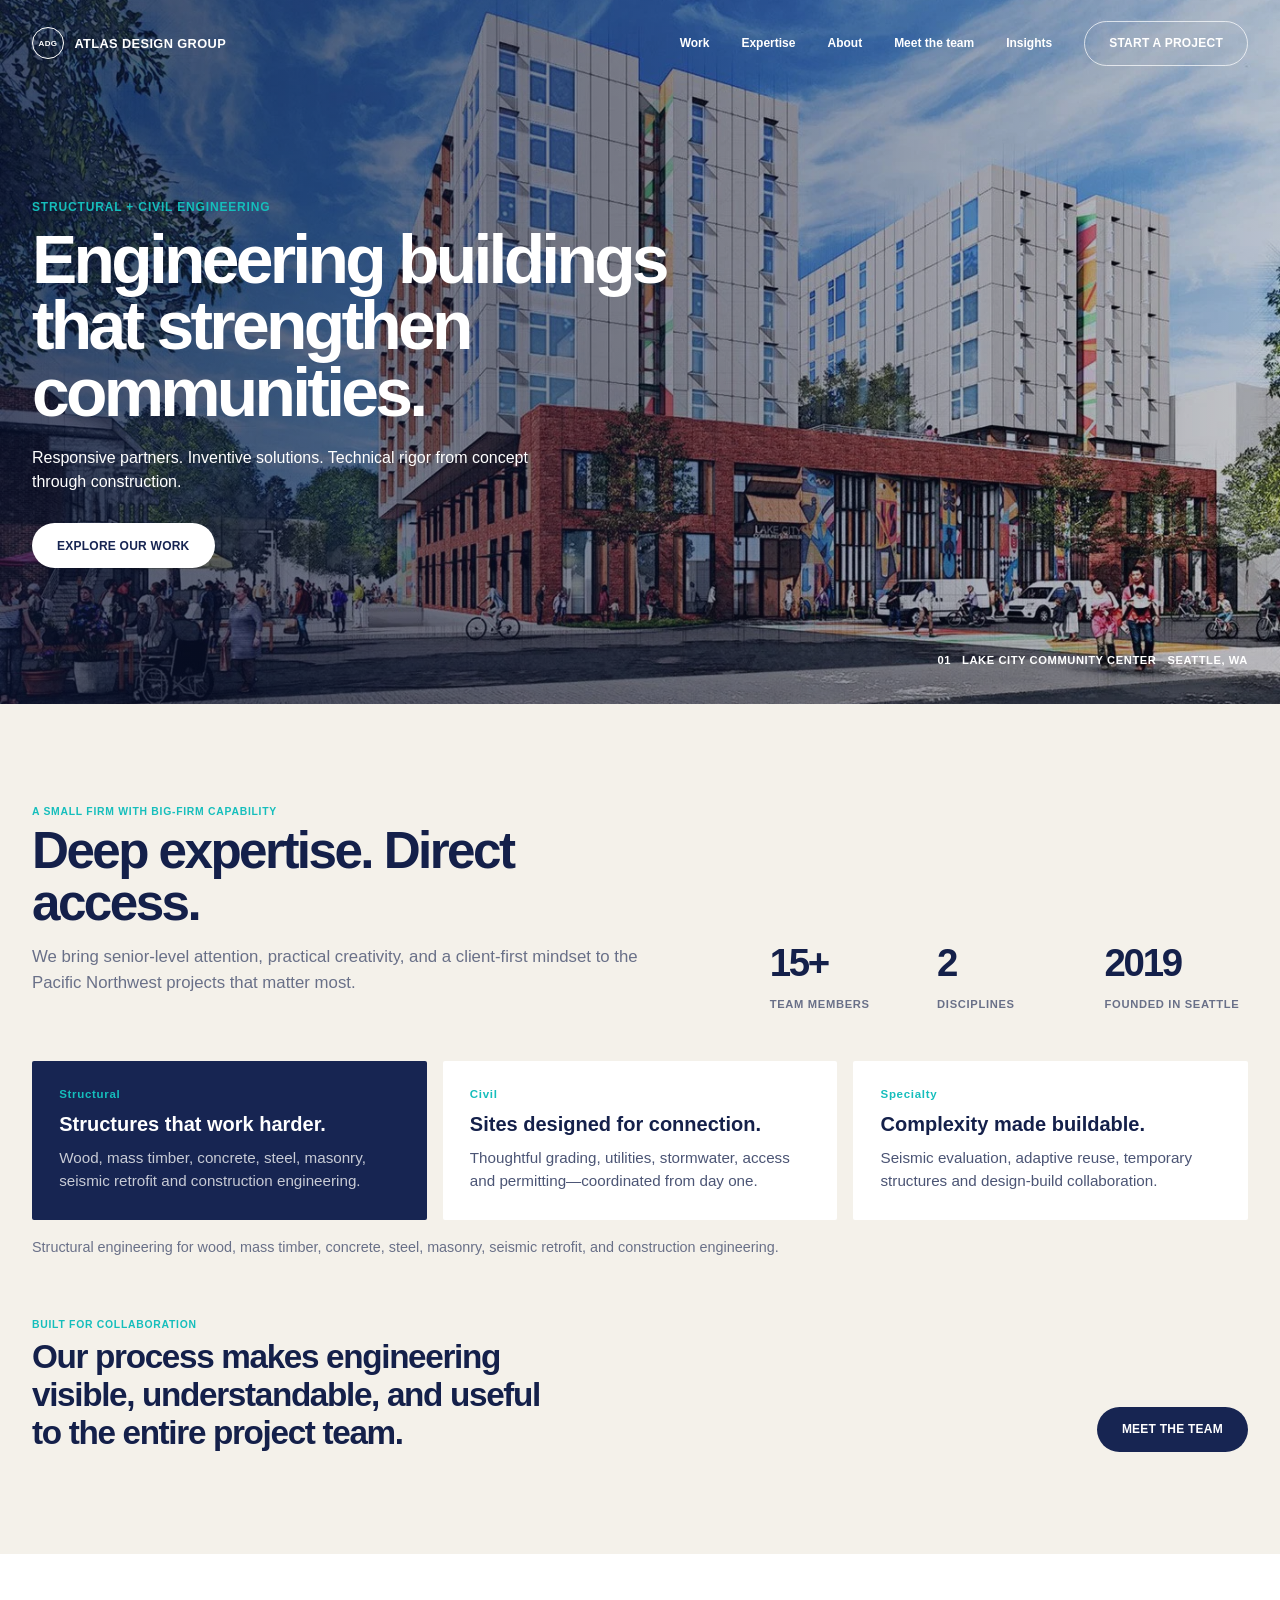
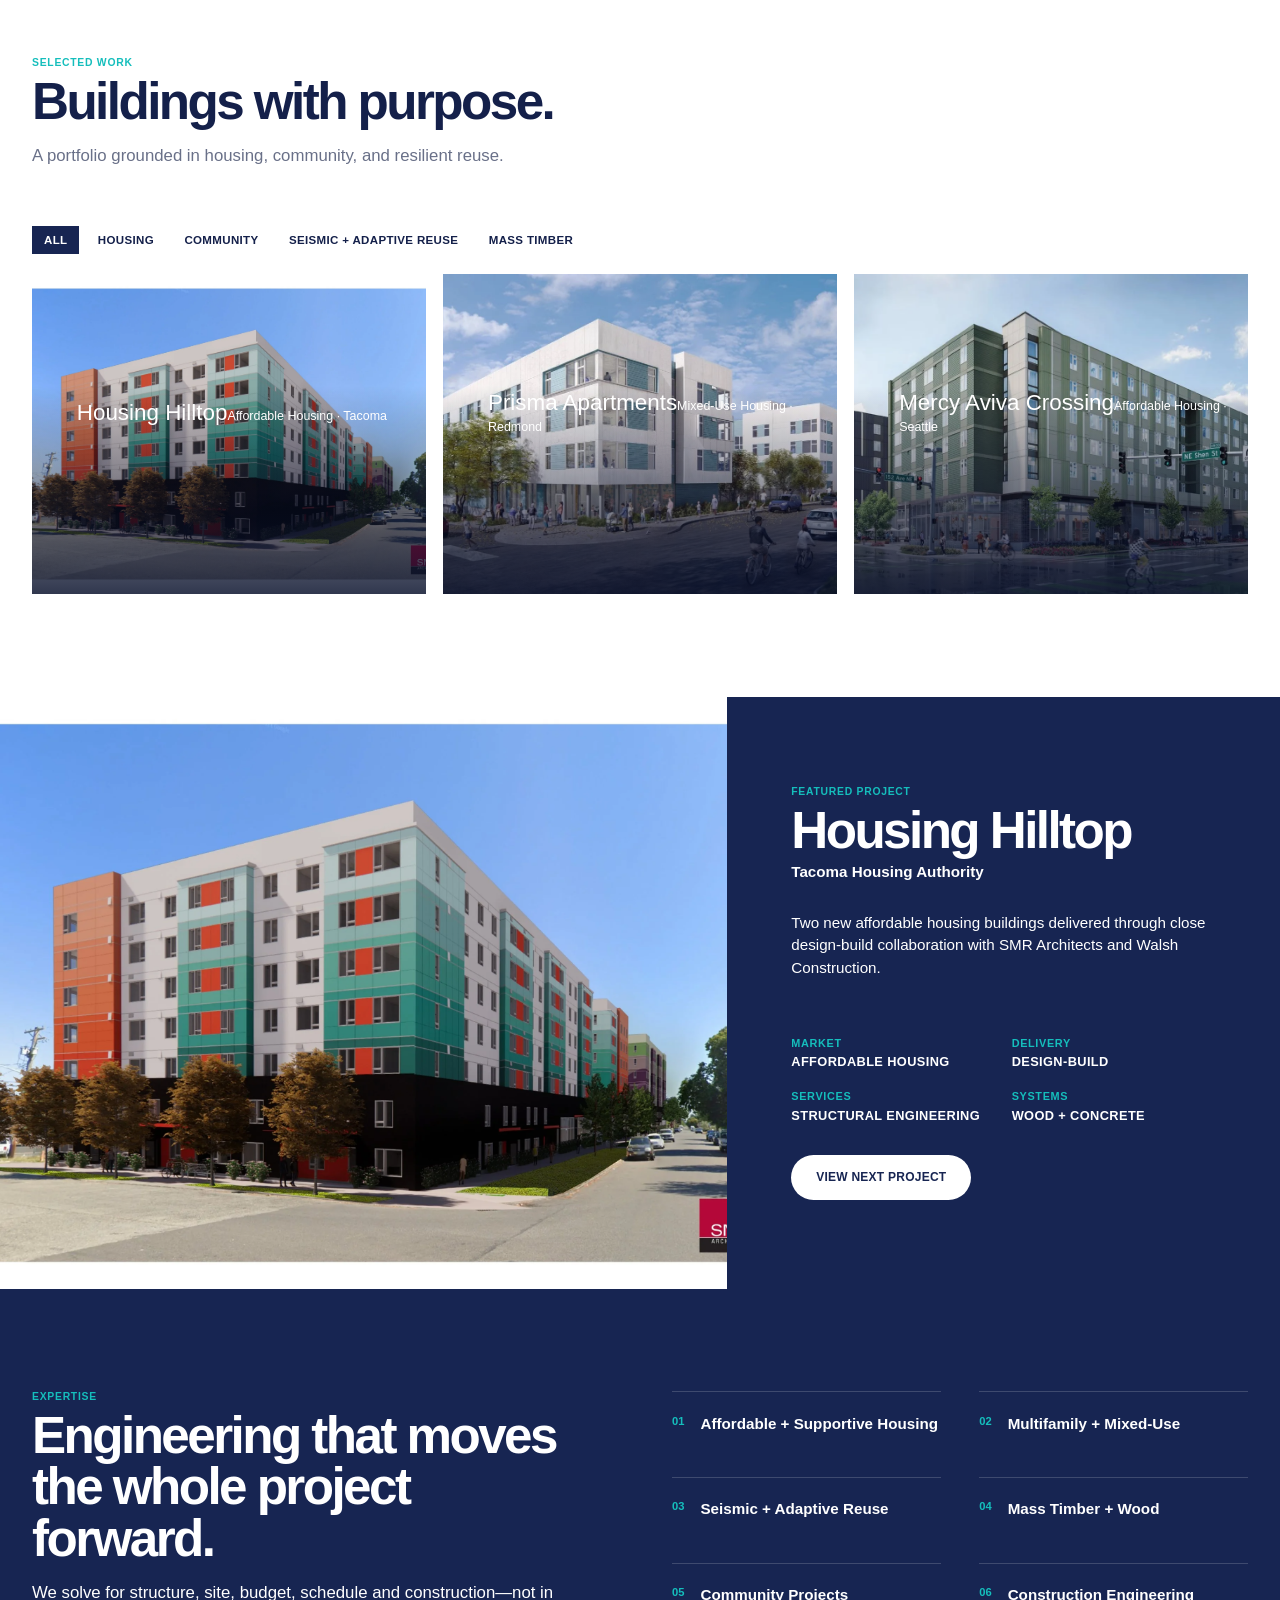
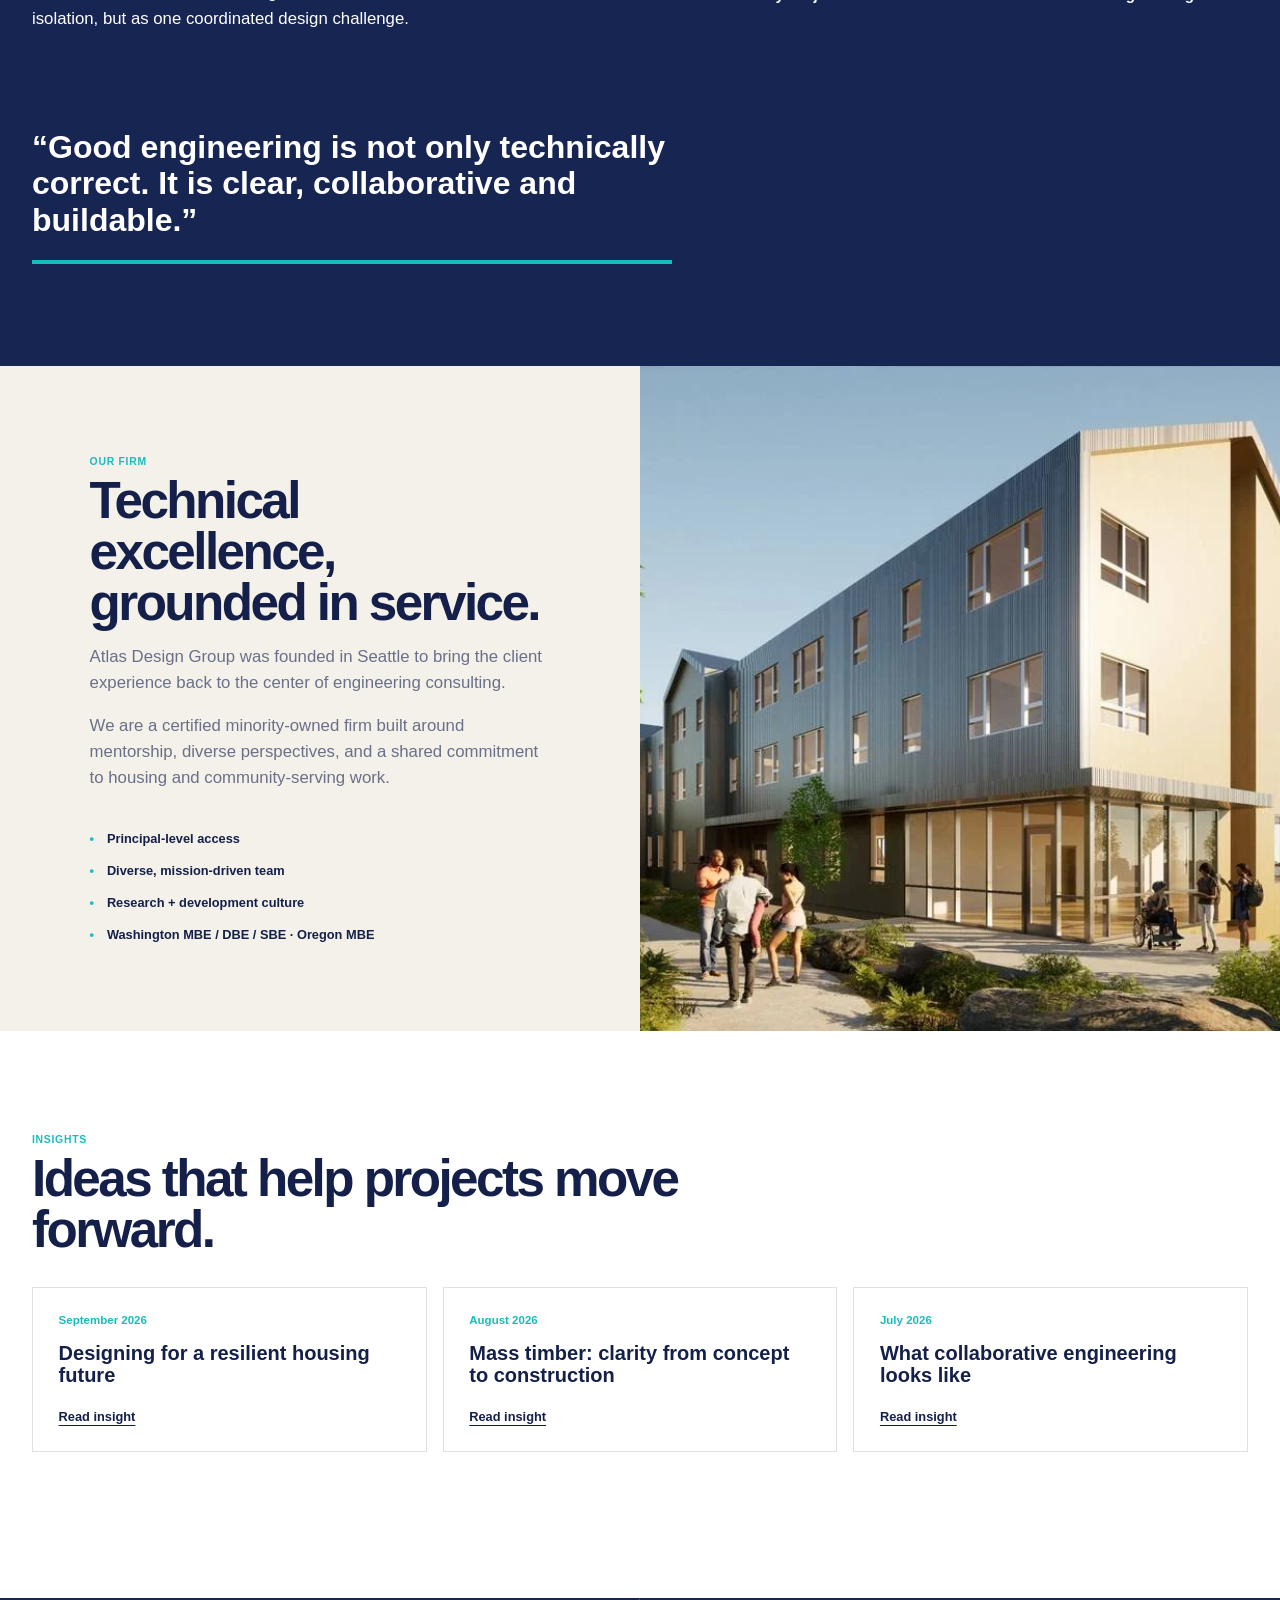
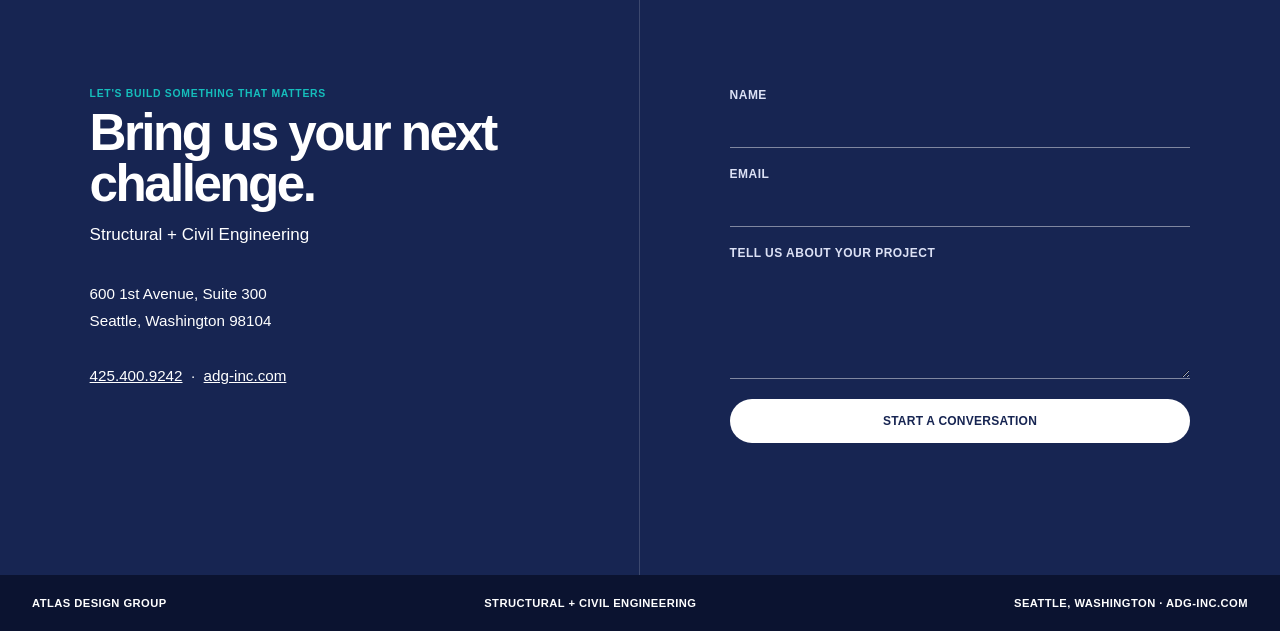
<file: ADG_Website_Redesign.html>
<!doctype html>
<html lang="en">
<head>
  <meta charset="utf-8">
  <meta name="viewport" content="width=device-width, initial-scale=1">
  <meta name="description" content="Atlas Design Group structural and civil engineering.">
  <title>Atlas Design Group | Structural + Civil Engineering</title>
  <style>
    :root { --navy:#172552; --navy-dark:#0b1330; --cream:#f4f1ea; --teal:#15bebc; --ink:#14204a; --muted:#697088; --white:#fff; --line:#dfe1e7; --max:1380px; }
    * { box-sizing:border-box; }
    html { scroll-behavior:smooth; }
    body { margin:0; color:var(--ink); background:var(--cream); font-family:Arial, Helvetica, sans-serif; font-size:17px; }
    button, input, textarea { font:inherit; }
    a { color:inherit; }
    .skip-link { position:absolute; z-index:20; top:-4rem; left:1rem; padding:.75rem 1rem; color:#fff; background:var(--navy); }
    .skip-link:focus { top:1rem; }
    .site-header { position:absolute; z-index:10; top:0; left:0; width:100%; color:#fff; }
    .nav-shell { display:flex; align-items:center; justify-content:space-between; max-width:var(--max); min-height:5.4rem; margin:auto; padding:0 2rem; }
    .logo { display:flex; align-items:center; gap:.65rem; color:inherit; font-size:.8rem; font-weight:700; letter-spacing:.03em; text-decoration:none; text-transform:uppercase; }
    .logo-mark { display:grid; width:2rem; height:2rem; place-items:center; border:1px solid currentColor; border-radius:50%; font-size:.5rem; }
    .nav-list { display:flex; align-items:center; gap:2rem; margin:0; padding:0; list-style:none; font-size:.75rem; font-weight:700; }
    .nav-list a { color:inherit; text-decoration:none; }
    .nav-list a:hover, .nav-list a:focus-visible { color:var(--teal); }
    .button { display:inline-flex; align-items:center; justify-content:center; min-height:2.8rem; padding:.8rem 1.5rem; border:1px solid transparent; border-radius:99px; color:var(--navy); background:#fff; font-size:.75rem; font-weight:700; letter-spacing:.02em; text-decoration:none; text-transform:uppercase; cursor:pointer; transition:transform .2s, background .2s, color .2s; }
    .button:hover, .button:focus-visible { color:#fff; background:var(--teal); outline:none; transform:translateY(-2px); }
    .button--outline { color:#fff; border-color:rgb(255 255 255 / 70%); background:transparent; }
    .button--dark { color:#fff; background:var(--navy); }
    .menu-toggle { display:none; border:0; color:#fff; background:transparent; font-size:1.5rem; cursor:pointer; }
    .hero { position:relative; display:grid; min-height:44rem; place-items:end start; color:#fff; background:linear-gradient(90deg, rgb(8 17 48 / 72%), rgb(8 17 48 / 23%)), url("adg-website-assets/hero-lake-city.png") center / cover; }
    .hero-inner { width:min(var(--max), 100%); padding:10rem 2rem 6rem; margin:auto; }
    .eyebrow { margin:0 0 .8rem; color:var(--teal); font-size:.75rem; font-weight:700; letter-spacing:.07em; text-transform:uppercase; }
    h1, h2, h3, p { margin-top:0; }
    h1 { max-width:43rem; margin-bottom:1.25rem; font-size:clamp(2.8rem, 5.3vw, 5.6rem); line-height:.98; letter-spacing:-.055em; }
    .hero-copy { max-width:34rem; margin-bottom:1.8rem; font-size:1rem; line-height:1.5; }
    .hero-caption { position:absolute; right:2rem; bottom:1.7rem; font-size:.7rem; font-weight:700; letter-spacing:.05em; text-transform:uppercase; }
    .section { padding:clamp(4rem, 8vw, 8rem) 2rem; }
    .section-inner { width:min(var(--max), 100%); margin:auto; }
    .section-label { margin:0 0 .5rem; color:var(--teal); font-size:.65rem; font-weight:700; letter-spacing:.07em; text-transform:uppercase; }
    .section-title { max-width:46rem; margin-bottom:1rem; font-size:clamp(2.1rem, 4vw, 4.25rem); line-height:1; letter-spacing:-.05em; }
    .section-intro { max-width:41rem; color:var(--muted); font-size:1.05rem; line-height:1.55; }
    .capability { display:grid; grid-template-columns:1.1fr .8fr; gap:5rem; align-items:end; }
    .stats { display:grid; grid-template-columns:repeat(3, 1fr); gap:1.5rem; }
    .stat-number { display:block; margin-bottom:.5rem; font-size:2.4rem; font-weight:700; letter-spacing:-.06em; }
    .stat-label { color:var(--muted); font-size:.7rem; font-weight:700; letter-spacing:.06em; text-transform:uppercase; }
    .service-cards { display:grid; grid-template-columns:repeat(3, 1fr); gap:1rem; margin-top:3rem; }
    .service-card { padding:1.7rem; border:0; border-radius:2px; color:var(--ink); background:#fff; text-align:left; cursor:pointer; transition:transform .2s, box-shadow .2s; }
    .service-card:hover, .service-card:focus-visible { box-shadow:0 12px 28px rgb(16 31 74 / 15%); outline:2px solid var(--teal); transform:translateY(-4px); }
    .service-card.is-active { color:#fff; background:var(--navy); }
    .service-card small { display:block; margin-bottom:.8rem; color:var(--teal); font-size:.72rem; font-weight:700; letter-spacing:.06em; }
    .service-card h3 { margin-bottom:.7rem; font-size:1.25rem; }
    .service-card p { margin:0; color:inherit; font-size:.95rem; line-height:1.5; opacity:.76; }
    .service-detail { min-height:1.5rem; margin:1.2rem 0 0; color:var(--muted); font-size:.9rem; }
    .collaboration { display:flex; align-items:end; justify-content:space-between; gap:2rem; padding-top:3.5rem; }
    .collaboration h3 { max-width:32rem; margin:0; font-size:clamp(1.55rem, 2.6vw, 2.5rem); letter-spacing:-.04em; }
    .work { background:#fff; }
    .work-header { display:flex; align-items:end; justify-content:space-between; gap:2rem; }
    .filters { display:flex; flex-wrap:wrap; gap:.4rem; margin:2.5rem 0 1.3rem; }
    .filter { border:0; padding:.5rem .75rem; color:var(--ink); background:transparent; font-size:.72rem; font-weight:700; letter-spacing:.03em; text-transform:uppercase; cursor:pointer; }
    .filter:hover, .filter:focus-visible, .filter.is-active { color:#fff; background:var(--navy); outline:none; }
    .projects { display:grid; grid-template-columns:repeat(3, 1fr); gap:1.1rem; }
    .project-card { position:relative; min-height:20rem; padding:1.4rem; overflow:hidden; border:0; color:#fff; background:var(--navy); text-align:left; cursor:pointer; }
    .project-card::before { content:""; position:absolute; inset:0; background:linear-gradient(0deg, rgb(9 17 44 / 84%), rgb(9 17 44 / 0%) 65%); transition:background .2s; }
    .project-card:hover::before, .project-card:focus-visible::before { background:linear-gradient(0deg, rgb(9 17 44 / 88%), rgb(9 17 44 / 22%) 75%); }
    .project-card:focus-visible { outline:3px solid var(--teal); outline-offset:3px; }
    .project-card[hidden] { display:none; }
    .project-card > span { position:relative; display:block; }
    .project-card__content { position:absolute; z-index:1; right:1.4rem; bottom:1.35rem; left:1.4rem; }
    .project-card__type { margin-bottom:.35rem; font-size:.78rem; }
    .project-card__title { margin:0; font-size:1.4rem; }
    .project-card--hilltop { background:url("adg-website-assets/housing-hilltop.png") center / cover; }
    .project-card--prisma { background:url("adg-website-assets/prisma-apartments.png") center / cover; }
    .project-card--mercy { background:url("adg-website-assets/mercy-aviva.png") center / cover; }
    .featured { display:grid; grid-template-columns:1.25fr .95fr; color:#fff; background:var(--navy); }
    .featured-image { min-height:37rem; background:url("adg-website-assets/housing-hilltop.png") center / cover; }
    .featured-copy { display:flex; flex-direction:column; align-items:start; justify-content:center; padding:clamp(2.5rem, 5vw, 5rem); }
    .featured-copy .section-title { margin-bottom:.4rem; }
    .featured-client { margin:0 0 2rem; font-size:.95rem; font-weight:700; }
    .featured-description { max-width:28rem; margin-bottom:2.5rem; font-size:.95rem; line-height:1.5; }
    .facts { display:grid; width:100%; grid-template-columns:1fr 1fr; gap:1.3rem 1rem; margin-bottom:2rem; }
    .facts dt { margin-bottom:.35rem; color:var(--teal); font-size:.68rem; font-weight:700; letter-spacing:.06em; text-transform:uppercase; }
    .facts dd { margin:0; font-size:.8rem; font-weight:700; letter-spacing:.03em; text-transform:uppercase; }
    .expertise { color:#fff; background:var(--navy); }
    .expertise-grid { display:grid; grid-template-columns:1fr 1fr; gap:4rem; }
    .expertise-copy .section-title { max-width:35rem; }
    .expertise-copy .section-intro { color:#fff; }
    .expertise-links { display:grid; grid-template-columns:1fr 1fr; gap:0 2.4rem; }
    .expertise-link { display:flex; gap:1rem; min-height:5rem; padding:1.4rem 0; border:0; border-top:1px solid rgb(255 255 255 / 17%); color:#fff; background:transparent; font-size:.95rem; font-weight:700; text-align:left; cursor:pointer; }
    .expertise-link span { color:var(--teal); font-size:.7rem; }
    .expertise-link:hover, .expertise-link:focus-visible { color:var(--teal); outline:none; }
    .quote { max-width:40rem; margin:5rem 0 0; padding-bottom:1.3rem; border-bottom:4px solid var(--teal); font-size:clamp(1.35rem, 2.5vw, 2.2rem); font-weight:700; line-height:1.15; }
    .about { display:grid; grid-template-columns:1fr 1fr; padding:0; background:var(--cream); }
    .about-copy { padding:clamp(3rem, 7vw, 8rem) clamp(2rem, 7vw, 8rem); }
    .about-image { min-height:36rem; background:url("adg-website-assets/our-firm.png") center / cover; }
    .value-list { display:grid; gap:1.05rem; margin:2.5rem 0 0; padding:0; list-style:none; font-size:.8rem; font-weight:700; }
    .value-list li::before { content:"•"; margin-right:.8rem; color:var(--teal); }
    .insights { background:#fff; }
    .insight-grid { display:grid; grid-template-columns:repeat(3, 1fr); gap:1rem; margin-top:2rem; }
    .insight { padding:1.6rem; border:1px solid var(--line); }
    .insight time { display:block; margin-bottom:1rem; color:var(--teal); font-size:.72rem; font-weight:700; }
    .insight h3 { font-size:1.25rem; line-height:1.1; }
    .text-link { border:0; padding:0; color:var(--ink); background:transparent; font-size:.8rem; font-weight:700; text-decoration:underline; text-underline-offset:.25rem; cursor:pointer; }
    .contact { display:grid; grid-template-columns:1fr 1fr; color:#fff; background:var(--navy); }
    .contact-copy, .contact-form-wrap { padding:clamp(3rem, 7vw, 7rem); }
    .contact-copy { border-right:1px solid rgb(255 255 255 / 16%); }
    .contact-copy .section-title { max-width:30rem; }
    .contact-copy address { margin:2.2rem 0; font-size:.95rem; font-style:normal; line-height:1.8; }
    .contact-form { display:grid; gap:1.2rem; }
    .contact-form label { display:grid; gap:.45rem; color:#dce1f5; font-size:.75rem; font-weight:700; letter-spacing:.04em; text-transform:uppercase; }
    .contact-form input, .contact-form textarea { width:100%; padding:.75rem 0; border:0; border-bottom:1px solid rgb(255 255 255 / 45%); color:#fff; background:transparent; outline:none; }
    .contact-form input:focus, .contact-form textarea:focus { border-color:var(--teal); }
    .contact-form textarea { min-height:7rem; resize:vertical; }
    .form-message { min-height:1.4rem; margin:0; color:var(--teal); font-size:.8rem; font-weight:700; }
    footer { display:flex; justify-content:space-between; gap:1rem; padding:1.4rem 2rem; color:#fff; background:var(--navy-dark); font-size:.7rem; font-weight:700; letter-spacing:.04em; text-transform:uppercase; }
    @media (max-width: 850px) {
      .nav-shell { min-height:4.5rem; padding:0 1.2rem; }
      .menu-toggle { display:block; }
      .nav-list { position:absolute; top:4.5rem; right:0; left:0; display:none; align-items:stretch; flex-direction:column; gap:0; padding:1rem 1.2rem 1.3rem; background:var(--navy); }
      .nav-list.is-open { display:flex; }
      .nav-list a { display:block; padding:.8rem 0; }
      .nav-list .button { justify-content:start; width:fit-content; margin-top:.5rem; padding:.7rem 1rem; }
      .hero { min-height:38rem; }
      .capability, .expertise-grid, .about, .contact { grid-template-columns:1fr; gap:2rem; }
      .about-copy, .contact-copy, .contact-form-wrap { padding:3.5rem 2rem; }
      .about-image { min-height:24rem; }
      .contact-copy { border-right:0; border-bottom:1px solid rgb(255 255 255 / 16%); }
      .featured { grid-template-columns:1fr; }
      .featured-image { min-height:26rem; }
    }
    @media (max-width: 620px) {
      .section, .hero-inner { padding-right:1.2rem; padding-left:1.2rem; }
      .stats, .service-cards, .projects, .insight-grid, .expertise-links { grid-template-columns:1fr; }
      .service-cards { margin-top:2rem; }
      .collaboration, .work-header { align-items:start; flex-direction:column; }
      .project-card { min-height:17rem; }
      .facts { grid-template-columns:1fr; }
      footer { align-items:start; flex-direction:column; }
    }
  </style>
</head>
<body>
  <a class="skip-link" href="#main">Skip to content</a>
  <header class="site-header">
    <div class="nav-shell">
      <a class="logo" href="#home" aria-label="Atlas Design Group home"><span class="logo-mark" aria-hidden="true">ADG</span><span>Atlas Design Group</span></a>
      <button class="menu-toggle" type="button" aria-expanded="false" aria-controls="primary-navigation">Menu</button>
      <nav id="primary-navigation" class="nav-list" aria-label="Primary navigation">
        <a href="#work">Work</a><a href="#expertise">Expertise</a><a href="#about">About</a><a href="ADG_Team.html">Meet the team</a><a href="#insights">Insights</a><a class="button button--outline" href="#contact">Start a project</a>
      </nav>
    </div>
  </header>

  <main id="main">
    <section id="home" class="hero" aria-labelledby="hero-title">
      <div class="hero-inner">
        <p class="eyebrow">Structural + Civil Engineering</p>
        <h1 id="hero-title">Engineering buildings that strengthen communities.</h1>
        <p class="hero-copy">Responsive partners. Inventive solutions. Technical rigor from concept through construction.</p>
        <a class="button" href="#work">Explore our work</a>
      </div>
      <p class="hero-caption">01 &nbsp; Lake City Community Center &nbsp; Seattle, WA</p>
    </section>

    <section class="section" aria-labelledby="capability-title">
      <div class="section-inner">
        <div class="capability">
          <div>
            <p class="section-label">A small firm with big-firm capability</p>
            <h2 id="capability-title" class="section-title">Deep expertise. Direct access.</h2>
            <p class="section-intro">We bring senior-level attention, practical creativity, and a client-first mindset to the Pacific Northwest projects that matter most.</p>
          </div>
          <div class="stats" aria-label="Company statistics">
            <div><strong class="stat-number">15+</strong><span class="stat-label">Team members</span></div>
            <div><strong class="stat-number">2</strong><span class="stat-label">Disciplines</span></div>
            <div><strong class="stat-number">2019</strong><span class="stat-label">Founded in Seattle</span></div>
          </div>
        </div>
        <div class="service-cards" role="tablist" aria-label="Engineering disciplines">
          <button class="service-card is-active" type="button" role="tab" aria-selected="true" data-detail="Structural engineering for wood, mass timber, concrete, steel, masonry, seismic retrofit, and construction engineering."><small>Structural</small><h3>Structures that work harder.</h3><p>Wood, mass timber, concrete, steel, masonry, seismic retrofit and construction engineering.</p></button>
          <button class="service-card" type="button" role="tab" aria-selected="false" data-detail="Civil engineering integrates grading, utilities, stormwater, access, and permitting from the earliest project decisions."><small>Civil</small><h3>Sites designed for connection.</h3><p>Thoughtful grading, utilities, stormwater, access and permitting—coordinated from day one.</p></button>
          <button class="service-card" type="button" role="tab" aria-selected="false" data-detail="Specialty engineering helps teams deliver seismic evaluation, adaptive reuse, temporary structures, and design-build work with clarity."><small>Specialty</small><h3>Complexity made buildable.</h3><p>Seismic evaluation, adaptive reuse, temporary structures and design-build collaboration.</p></button>
        </div>
        <p id="service-detail" class="service-detail" aria-live="polite">Structural engineering for wood, mass timber, concrete, steel, masonry, seismic retrofit, and construction engineering.</p>
        <div class="collaboration"><div><p class="section-label">Built for collaboration</p><h3>Our process makes engineering visible, understandable, and useful to the entire project team.</h3></div><a class="button button--dark" href="ADG_Team.html">Meet the team</a></div>
      </div>
    </section>

    <section id="work" class="section work" aria-labelledby="work-title">
      <div class="section-inner">
        <div class="work-header"><div><p class="section-label">Selected work</p><h2 id="work-title" class="section-title">Buildings with purpose.</h2><p class="section-intro">A portfolio grounded in housing, community, and resilient reuse.</p></div></div>
        <div class="filters" aria-label="Filter projects">
          <button class="filter is-active" type="button" data-filter="all">All</button><button class="filter" type="button" data-filter="housing">Housing</button><button class="filter" type="button" data-filter="community">Community</button><button class="filter" type="button" data-filter="adaptive">Seismic + adaptive reuse</button><button class="filter" type="button" data-filter="timber">Mass timber</button>
        </div>
        <div class="projects">
          <button class="project-card project-card--hilltop" type="button" data-project="hilltop" data-categories="housing timber"><span class="project-card__content"><span class="project-card__title">Housing Hilltop</span><span class="project-card__type">Affordable Housing · Tacoma</span></span></button>
          <button class="project-card project-card--prisma" type="button" data-project="prisma" data-categories="housing"><span class="project-card__content"><span class="project-card__title">Prisma Apartments</span><span class="project-card__type">Mixed-Use Housing · Redmond</span></span></button>
          <button class="project-card project-card--mercy" type="button" data-project="mercy" data-categories="housing community"><span class="project-card__content"><span class="project-card__title">Mercy Aviva Crossing</span><span class="project-card__type">Affordable Housing · Seattle</span></span></button>
        </div>
      </div>
    </section>

    <section id="featured-project" class="featured" aria-labelledby="featured-title">
      <div id="featured-image" class="featured-image" role="img" aria-label="Housing Hilltop exterior"></div>
      <div class="featured-copy">
        <p class="section-label">Featured project</p><h2 id="featured-title" class="section-title">Housing Hilltop</h2><p id="featured-client" class="featured-client">Tacoma Housing Authority</p>
        <p id="featured-description" class="featured-description">Two new affordable housing buildings delivered through close design-build collaboration with SMR Architects and Walsh Construction.</p>
        <dl class="facts"><div><dt>Market</dt><dd id="fact-market">Affordable Housing</dd></div><div><dt>Delivery</dt><dd id="fact-delivery">Design-Build</dd></div><div><dt>Services</dt><dd id="fact-services">Structural Engineering</dd></div><div><dt>Systems</dt><dd id="fact-systems">Wood + Concrete</dd></div></dl>
        <button id="next-project" class="button" type="button">View next project</button>
      </div>
    </section>

    <section id="expertise" class="section expertise" aria-labelledby="expertise-title">
      <div class="section-inner"><div class="expertise-grid"><div class="expertise-copy"><p class="section-label">Expertise</p><h2 id="expertise-title" class="section-title">Engineering that moves the whole project forward.</h2><p class="section-intro">We solve for structure, site, budget, schedule and construction—not in isolation, but as one coordinated design challenge.</p></div>
        <div class="expertise-links" aria-label="Expertise areas">
          <button class="expertise-link" type="button" data-service="Affordable and supportive housing brings a deep understanding of program requirements, funding constraints, and durable systems."><span>01</span>Affordable + Supportive Housing</button>
          <button class="expertise-link" type="button" data-service="Multifamily and mixed-use projects require coordinated systems that deliver efficient, adaptable spaces."><span>02</span>Multifamily + Mixed-Use</button>
          <button class="expertise-link" type="button" data-service="Our seismic and adaptive-reuse practice helps existing buildings serve their communities for decades longer."><span>03</span>Seismic + Adaptive Reuse</button>
          <button class="expertise-link" type="button" data-service="Mass timber and wood structures pair warm, efficient materials with practical constructability."><span>04</span>Mass Timber + Wood</button>
          <button class="expertise-link" type="button" data-service="Community projects balance welcoming spaces with resilient, long-term performance."><span>05</span>Community Projects</button>
          <button class="expertise-link" type="button" data-service="Construction engineering supports teams with clear, timely technical decisions in the field."><span>06</span>Construction Engineering</button>
        </div></div><p class="quote" id="expertise-message" aria-live="polite">“Good engineering is not only technically correct. It is clear, collaborative and buildable.”</p></div>
    </section>

    <section id="about" class="about" aria-labelledby="about-title"><div class="about-copy"><p class="section-label">Our firm</p><h2 id="about-title" class="section-title">Technical excellence, grounded in service.</h2><p class="section-intro">Atlas Design Group was founded in Seattle to bring the client experience back to the center of engineering consulting.</p><p class="section-intro">We are a certified minority-owned firm built around mentorship, diverse perspectives, and a shared commitment to housing and community-serving work.</p><ul class="value-list"><li>Principal-level access</li><li>Diverse, mission-driven team</li><li>Research + development culture</li><li>Washington MBE / DBE / SBE · Oregon MBE</li></ul></div><div class="about-image" role="img" aria-label="Atlas Design Group project exterior"></div></section>

    <section id="insights" class="section insights" aria-labelledby="insights-title"><div class="section-inner"><p class="section-label">Insights</p><h2 id="insights-title" class="section-title">Ideas that help projects move forward.</h2><div class="insight-grid"><article class="insight"><time datetime="2026-09">September 2026</time><h3>Designing for a resilient housing future</h3><button class="text-link" type="button" data-insight="Resilient housing begins with early alignment between structural systems, site conditions, affordability, and long-term maintenance.">Read insight</button></article><article class="insight"><time datetime="2026-08">August 2026</time><h3>Mass timber: clarity from concept to construction</h3><button class="text-link" type="button" data-insight="Mass timber is most effective when the structural system, fabrication strategy, and construction sequence are considered together from the start.">Read insight</button></article><article class="insight"><time datetime="2026-07">July 2026</time><h3>What collaborative engineering looks like</h3><button class="text-link" type="button" data-insight="Collaborative engineering gives every member of the project team timely, understandable decisions that support the shared goals of the project.">Read insight</button></article></div><p id="insight-message" class="service-detail" aria-live="polite"></p></div></section>

    <section id="contact" class="contact" aria-labelledby="contact-title"><div class="contact-copy"><p class="section-label">Let's build something that matters</p><h2 id="contact-title" class="section-title">Bring us your next challenge.</h2><p>Structural + Civil Engineering</p><address>600 1st Avenue, Suite 300<br>Seattle, Washington 98104<br><br><a href="tel:+14254009242">425.400.9242</a> &nbsp;·&nbsp; <a href="https://adg-inc.com">adg-inc.com</a></address></div><div class="contact-form-wrap"><form id="contact-form" class="contact-form"><label>Name<input name="name" autocomplete="name" required></label><label>Email<input name="email" type="email" autocomplete="email" required></label><label>Tell us about your project<textarea name="project" required></textarea></label><button class="button" type="submit">Start a conversation</button><p id="form-message" class="form-message" aria-live="polite"></p></form></div></section>
  </main>
  <footer><span>Atlas Design Group</span><span>Structural + Civil Engineering</span><span>Seattle, Washington · adg-inc.com</span></footer>
  <script>
    const nav = document.querySelector(".nav-list");
    const menuToggle = document.querySelector(".menu-toggle");
    menuToggle.addEventListener("click", () => { const open = nav.classList.toggle("is-open"); menuToggle.setAttribute("aria-expanded", open); menuToggle.textContent = open ? "Close" : "Menu"; });
    nav.querySelectorAll("a").forEach(link => link.addEventListener("click", () => { nav.classList.remove("is-open"); menuToggle.setAttribute("aria-expanded", "false"); menuToggle.textContent = "Menu"; }));

    document.querySelectorAll(".service-card").forEach(card => card.addEventListener("click", () => {
      document.querySelectorAll(".service-card").forEach(item => { item.classList.remove("is-active"); item.setAttribute("aria-selected", "false"); });
      card.classList.add("is-active"); card.setAttribute("aria-selected", "true");
      document.querySelector("#service-detail").textContent = card.dataset.detail;
    }));

    const projects = {
      hilltop: { title:"Housing Hilltop", client:"Tacoma Housing Authority", description:"Two new affordable housing buildings delivered through close design-build collaboration with SMR Architects and Walsh Construction.", market:"Affordable Housing", delivery:"Design-Build", services:"Structural Engineering", systems:"Wood + Concrete", image:"housing-hilltop.png", alt:"Housing Hilltop exterior" },
      prisma: { title:"Prisma Apartments", client:"Prisma Properties", description:"A mixed-use residential project designed to support an active neighborhood with efficient, resilient structural systems.", market:"Mixed-Use Housing", delivery:"Design-Bid-Build", services:"Structural + Civil Engineering", systems:"Concrete + Steel", image:"prisma-apartments.png", alt:"Prisma Apartments exterior" },
      mercy: { title:"Mercy Aviva Crossing", client:"Mercy Housing Northwest", description:"Affordable housing in Seattle that pairs welcoming community space with durable systems and collaborative delivery.", market:"Affordable Housing", delivery:"Design-Build", services:"Structural Engineering", systems:"Wood + Concrete", image:"mercy-aviva.png", alt:"Mercy Aviva Crossing exterior" }
    };
    const projectOrder = Object.keys(projects); let activeProject = 0;
    function showProject(key, shouldScroll) {
      activeProject = projectOrder.indexOf(key); const project = projects[key];
      document.querySelector("#featured-title").textContent = project.title; document.querySelector("#featured-client").textContent = project.client; document.querySelector("#featured-description").textContent = project.description;
      document.querySelector("#fact-market").textContent = project.market; document.querySelector("#fact-delivery").textContent = project.delivery; document.querySelector("#fact-services").textContent = project.services; document.querySelector("#fact-systems").textContent = project.systems;
      const image = document.querySelector("#featured-image"); image.style.backgroundImage = `url("adg-website-assets/${project.image}")`; image.setAttribute("aria-label", project.alt);
      if (shouldScroll) document.querySelector("#featured-project").scrollIntoView({ behavior:"smooth" });
    }
    document.querySelectorAll(".project-card").forEach(card => card.addEventListener("click", () => showProject(card.dataset.project, true)));
    document.querySelector("#next-project").addEventListener("click", () => showProject(projectOrder[(activeProject + 1) % projectOrder.length], false));
    document.querySelectorAll(".filter").forEach(filter => filter.addEventListener("click", () => {
      document.querySelectorAll(".filter").forEach(item => item.classList.remove("is-active")); filter.classList.add("is-active");
      document.querySelectorAll(".project-card").forEach(card => { card.hidden = filter.dataset.filter !== "all" && !card.dataset.categories.includes(filter.dataset.filter); });
    }));
    document.querySelectorAll(".expertise-link").forEach(link => link.addEventListener("click", () => document.querySelector("#expertise-message").textContent = link.dataset.service));
    document.querySelectorAll("[data-insight]").forEach(button => button.addEventListener("click", () => document.querySelector("#insight-message").textContent = button.dataset.insight));
    document.querySelector("#contact-form").addEventListener("submit", event => { event.preventDefault(); const name = new FormData(event.currentTarget).get("name"); document.querySelector("#form-message").textContent = `Thanks, ${name}. Your project inquiry is ready to send.`; event.currentTarget.reset(); });
  </script>
</body>
</html>
</file>
<file: adg-website-assets/logo-animation.css>
.logo-art { position:relative; display:inline-block; line-height:0; }
.logo-art .logo-original { -webkit-mask:url("logo-globe-mask.svg") center / 100% 100% no-repeat; mask:url("logo-globe-mask.svg") center / 100% 100% no-repeat; }
.logo-art .logo-globe { position:absolute; inset:0; width:100%; height:100%; pointer-events:none; }
@media (prefers-reduced-motion:reduce) {
  .logo-art .logo-original { -webkit-mask:none; mask:none; }
  .logo-art .logo-globe { display:none; }
}
</file>
